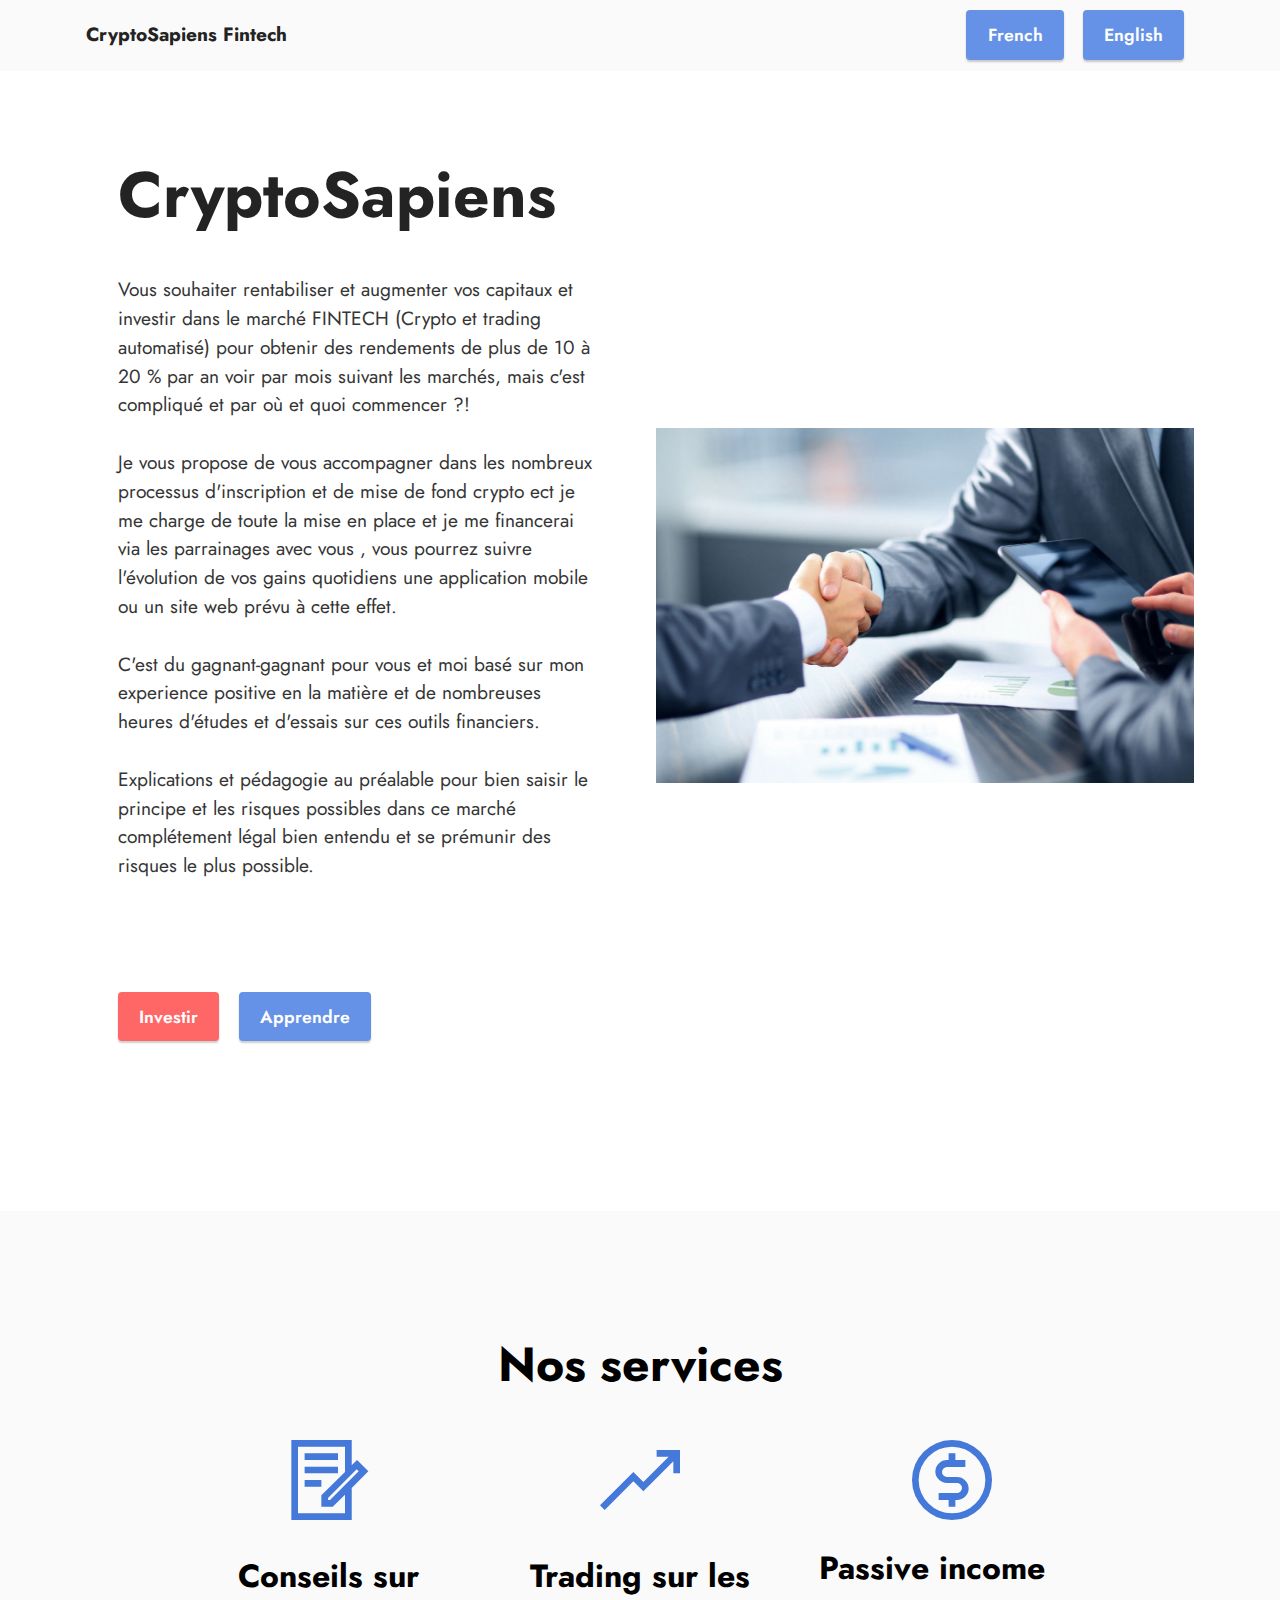
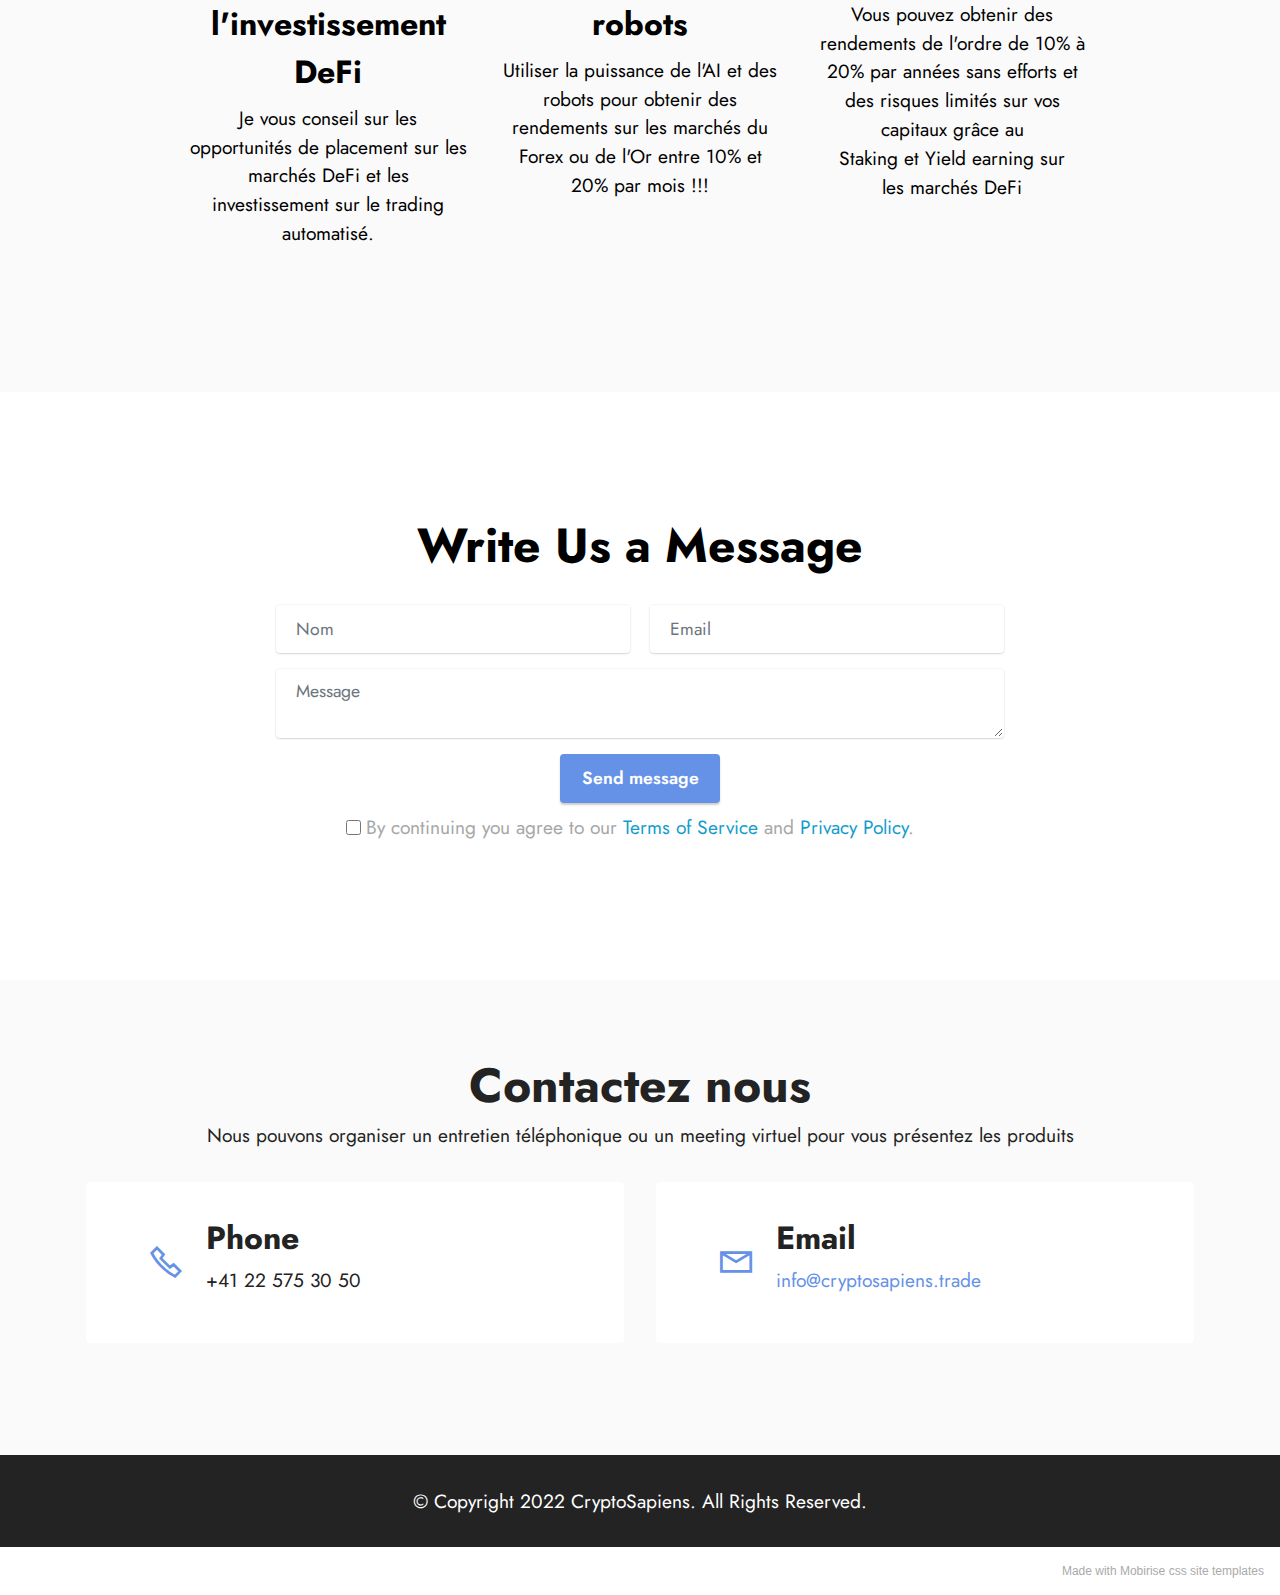
<file: index.html>
<!DOCTYPE html>
<html>
<head>
  <!-- Site made with Mobirise Website Builder v5.5.5, https://mobirise.com -->
  <meta charset="UTF-8">
  <meta http-equiv="X-UA-Compatible" content="IE=edge">
  <meta name="generator" content="Mobirise v5.5.5, mobirise.com">
  <meta name="viewport" content="width=device-width, initial-scale=1, minimum-scale=1">
  <link rel="shortcut icon" href="assets/images/t2mlp75movo87tvc3gbq-128x128.png" type="image/x-icon">
  <meta name="description" content="">
  
  
  <title>Home</title>
  <link rel="stylesheet" href="assets/web/assets/mobirise-icons2/mobirise2.css">
  <link rel="stylesheet" href="assets/bootstrap/css/bootstrap.min.css">
  <link rel="stylesheet" href="assets/bootstrap/css/bootstrap-grid.min.css">
  <link rel="stylesheet" href="assets/bootstrap/css/bootstrap-reboot.min.css">
  <link rel="stylesheet" href="assets/web/assets/gdpr-plugin/gdpr-styles.css">
  <link rel="stylesheet" href="assets/dropdown/css/style.css">
  <link rel="stylesheet" href="assets/socicon/css/styles.css">
  <link rel="stylesheet" href="assets/theme/css/style.css">
  <link rel="preload" href="https://fonts.googleapis.com/css?family=Jost:100,200,300,400,500,600,700,800,900,100i,200i,300i,400i,500i,600i,700i,800i,900i&display=swap" as="style" onload="this.onload=null;this.rel='stylesheet'">
  <noscript><link rel="stylesheet" href="https://fonts.googleapis.com/css?family=Jost:100,200,300,400,500,600,700,800,900,100i,200i,300i,400i,500i,600i,700i,800i,900i&display=swap"></noscript>
  <link rel="preload" as="style" href="assets/mobirise/css/mbr-additional.css"><link rel="stylesheet" href="assets/mobirise/css/mbr-additional.css" type="text/css">
  
  
  
  
</head>
<body>
  
  <section data-bs-version="5.1" class="menu menu2 cid-sFCw1qGFAI" once="menu" id="menu2-23">
    
    <nav class="navbar navbar-dropdown navbar-expand-lg">
        <div class="container">
            <div class="navbar-brand">
                
                <span class="navbar-caption-wrap"><a class="navbar-caption text-black text-primary display-7" href="https://cryptosapiens.trade">CryptoSapiens Fintech</a></span>
            </div>
            <button class="navbar-toggler" type="button" data-toggle="collapse" data-bs-toggle="collapse" data-target="#navbarSupportedContent" data-bs-target="#navbarSupportedContent" aria-controls="navbarNavAltMarkup" aria-expanded="false" aria-label="Toggle navigation">
                <div class="hamburger">
                    <span></span>
                    <span></span>
                    <span></span>
                    <span></span>
                </div>
            </button>
            <div class="collapse navbar-collapse" id="navbarSupportedContent">
                
                
                <div class="navbar-buttons mbr-section-btn"><a class="btn btn-primary display-4" href="index.html">French</a> <a class="btn btn-primary display-4" href="page2.html">English</a></div>
            </div>
        </div>
    </nav>
</section>

<section data-bs-version="5.1" class="header14 cid-sFzxmVl7J6" id="header14-1f">

    

    

    <div class="container">
        <div class="row justify-content-center align-items-center">
            <div class="col-12 col-md-6 image-wrapper">
                <img src="assets/images/mbr-1256x829.jpg" alt="Mobirise">
            </div>
            <div class="col-12 col-md">
                <div class="text-wrapper">
                    <h1 class="mbr-section-title mbr-fonts-style mb-3 display-1"><strong>CryptoSapiens</strong></h1>
                    <p class="mbr-text mbr-fonts-style display-7"><br>Vous souhaiter rentabiliser et augmenter vos capitaux et investir dans le marché FINTECH (Crypto et trading automatisé) pour obtenir des rendements de plus de 10 à 20 % par an voir par mois suivant les marchés, mais c'est compliqué et par où et quoi commencer ?!<br>
<br>Je vous propose de vous accompagner dans les nombreux processus d'inscription et de mise de fond crypto ect je me charge de toute la mise en place et je me financerai via les parrainages avec vous , vous pourrez suivre l'évolution de vos gains quotidiens une application mobile ou un site web prévu à cette effet.<br>
<br>C'est du gagnant-gagnant pour vous et moi basé sur mon experience positive en la matière et de nombreuses heures d'études et d'essais sur ces outils financiers.<br><br>Explications et pédagogie au préalable pour bien saisir le principe et les risques possibles dans ce marché complétement légal bien entendu et se prémunir des risques le plus possible.<br><br><br><br></p>
                    <div class="mbr-section-btn mt-3"><a class="btn btn-secondary display-4" href="page1.html">Investir</a>
                        <a class="btn btn-primary display-4" href="https://actufinance.fr/trading/robots-trading/e" target="_blank">Apprendre</a></div>
                </div>
            </div>
        </div>
    </div>
</section>

<section data-bs-version="5.1" class="features1 cid-sFzyUE9AaP" id="features1-1i">
    

    
    <div class="container-fluid">
        <div class="row">
            <div class="col-12 col-lg-9">
                <h3 class="mbr-section-title mbr-fonts-style align-center mb-0 display-2">
                    <strong>Nos services</strong></h3>
                
            </div>
        </div>
        <div class="row">
            <div class="card col-12 col-md-6 col-lg-3">
                <div class="card-wrapper">
                    <div class="card-box align-center">
                        <div class="iconfont-wrapper">
                            <span class="mbr-iconfont mobi-mbri-contact-form mobi-mbri"></span>
                        </div>
                        <h5 class="card-title mbr-fonts-style display-5"><strong>Conseils sur l'investissement DeFi</strong></h5>
                        <p class="card-text mbr-fonts-style display-7">Je vous conseil sur les opportunités de placement sur les marchés DeFi et les investissement sur le trading automatisé.</p>
                    </div>
                </div>
            </div>
            <div class="card col-12 col-md-6 col-lg-3">
                <div class="card-wrapper">
                    <div class="card-box align-center">
                        <div class="iconfont-wrapper">
                            <span class="mbr-iconfont mobi-mbri-growing-chart mobi-mbri"></span>
                        </div>
                        <h5 class="card-title mbr-fonts-style display-5"><strong>Trading sur les robots</strong></h5>
                        <p class="card-text mbr-fonts-style display-7">Utiliser la puissance de l'AI et des robots pour obtenir des rendements sur les marchés du Forex ou de l'Or entre 10% et 20% par mois !!!<br><br></p>
                    </div>
                </div>
            </div>
            <div class="card col-12 col-md-6 col-lg-3">
                <div class="card-wrapper">
                    <div class="card-box align-center">
                        <div class="iconfont-wrapper">
                            <span class="mbr-iconfont mobi-mbri-cash mobi-mbri"></span>
                        </div>
                        <h5 class="card-title mbr-fonts-style display-5"><p><strong>Passive income</strong>&nbsp;&nbsp;&nbsp;&nbsp;</p></h5>
                        <p class="card-text mbr-fonts-style display-7">Vous pouvez obtenir des rendements de l'ordre de 10% à 20% par années sans efforts et des risques limités sur vos capitaux grâce au <br>Staking et Yield earning sur <br>les marchés DeFi</p>
                    </div>
                </div>
            </div>
            
        </div>
    </div>
</section>

<section data-bs-version="5.1" class="form5 cid-sFzDs3t9EG" id="form5-1m">
    
    
    <div class="container">
        <div class="mbr-section-head">
            <h3 class="mbr-section-title mbr-fonts-style align-center mb-0 display-2"><strong>Write Us a Message</strong></h3>
            
        </div>
        <div class="row justify-content-center mt-4">
            <div class="col-lg-8 mx-auto mbr-form" data-form-type="formoid">
                <form action="https://mobirise.eu/" method="POST" class="mbr-form form-with-styler" data-form-title="Form Name"><input type="hidden" name="email" data-form-email="true" value="fOyczyn9j9CqECwUPLFZzX1ySjyycQDJdqWgGp1ZszkatnAzTkfaRbsihRrKuP90apcHgRI5Y1AbNb0Lqk03YQDmQOKKVOABsAL+N8eQEQHtoUKNSgUD+Cb3sKx5JZ73">
                    <div class="row">
                        <div hidden="hidden" data-form-alert="" class="alert alert-success col-12">Merci pour votre message , nous allons le traiter dans les meilleurs délais,A bientôt.</div>
                        <div hidden="hidden" data-form-alert-danger="" class="alert alert-danger col-12">Oops...! some
                            problem!</div>
                    </div>
                    <div class="dragArea row">
                        <div class="col-md col-sm-12 form-group mb-3" data-for="name">
                            <input type="text" name="name" placeholder="Nom" data-form-field="name" class="form-control" value="" id="name-form5-1m">
                        </div>
                        <div class="col-md col-sm-12 form-group mb-3" data-for="email">
                            <input type="email" name="email" placeholder="Email" data-form-field="email" class="form-control" value="" id="email-form5-1m">
                        </div>
                        
                        <div class="col-12 form-group mb-3" data-for="textarea">
                            <textarea name="textarea" placeholder="Message" data-form-field="textarea" class="form-control" id="textarea-form5-1m"></textarea>
                        </div>
                        <div class="col-lg-12 col-md-12 col-sm-12 align-center mbr-section-btn"><button type="submit" class="btn btn-primary display-4">Send message</button></div>
                    </div>
                <span class="gdpr-block">
<label>
<span class="textGDPR display-7" style="color: #a7a7a7"><input type="checkbox" name="gdpr" id="gdpr-form5-1m" required="">By continuing you agree to our <a style="color: #149dcc; text-decoration: none;" href="privacy.html">Terms of Service</a> and <a style="color: #149dcc; text-decoration: none;" href="privacy.html">Privacy Policy</a>.</span>
</label>
</span></form>
            </div>
        </div>
    </div>
</section>

<section data-bs-version="5.1" class="contacts2 cid-sFzIA7KGYz" id="contacts2-1r">
    <!---->
    
    
    <div class="container">
        <div class="mbr-section-head">
            <h3 class="mbr-section-title mbr-fonts-style align-center mb-0 display-2">
                <strong>Contactez nous</strong></h3>
            <h4 class="mbr-section-subtitle mbr-fonts-style align-center mb-0 mt-2 display-7">Nous pouvons organiser un entretien téléphonique ou un meeting virtuel pour vous présentez les produits</h4>
        </div>
        <div class="row justify-content-center mt-4">
            <div class="card col-12 col-md-6">
                <div class="card-wrapper">
                    <div class="image-wrapper">
                        <span class="mbr-iconfont mobi-mbri-phone mobi-mbri"></span>
                    </div>
                    <div class="text-wrapper">
                        <h6 class="card-title mbr-fonts-style mb-1 display-5">
                            <strong>Phone</strong>
                        </h6>
                        <p class="mbr-text mbr-fonts-style display-7">+41 22 575 30 50</p>
                    </div>
                </div>
            </div>
            <div class="card col-12 col-md-6">
                <div class="card-wrapper">
                    <div class="image-wrapper">
                        <span class="mbr-iconfont mobi-mbri-letter mobi-mbri"></span>
                    </div>
                    <div class="text-wrapper">
                        <h6 class="card-title mbr-fonts-style mb-1 display-5">
                            <strong>Email</strong>
                        </h6>
                        <p class="mbr-text mbr-fonts-style display-7">
                            <a href="mailto:info@cryptosapiens.trade" class="text-primary">info@cryptosapiens.trade</a></p>
                    </div>
                </div>
            </div>
            
            
        </div>
    </div>
</section>

<section data-bs-version="5.1" class="footer3 cid-sFCygHrmNf" once="footers" id="footer3-24">

    

    

    <div class="container">
        <div class="row align-center mbr-white">
            
            
            <div class="row row-copirayt">
                <p class="mbr-text mb-0 mbr-fonts-style mbr-white align-center display-7">
                    © Copyright 2022 CryptoSapiens. All Rights Reserved.
                </p>
            </div>
        </div>
    </div>
</section><section style="background-color: #fff; font-family: -apple-system, BlinkMacSystemFont, 'Segoe UI', 'Roboto', 'Helvetica Neue', Arial, sans-serif; color:#aaa; font-size:12px; padding: 0; align-items: center; display: flex;"><a href="https://mobirise.site/h" style="flex: 1 1; height: 3rem; padding-left: 1rem;"></a><p style="flex: 0 0 auto; margin:0; padding-right:1rem;"><a href="https://mobirise.site/t" style="color:#aaa;">Made</a> with Mobirise css site templates</p></section><script src="assets/bootstrap/js/bootstrap.bundle.min.js"></script>  <script src="assets/smoothscroll/smooth-scroll.js"></script>  <script src="assets/ytplayer/index.js"></script>  <script src="assets/dropdown/js/navbar-dropdown.js"></script>  <script src="assets/theme/js/script.js"></script>  <script src="assets/witsec-mailform/witsec-mailform.js"></script>  <script src="assets/formoid/formoid.min.js"></script>  
  
  
</body>
</html>
</file>
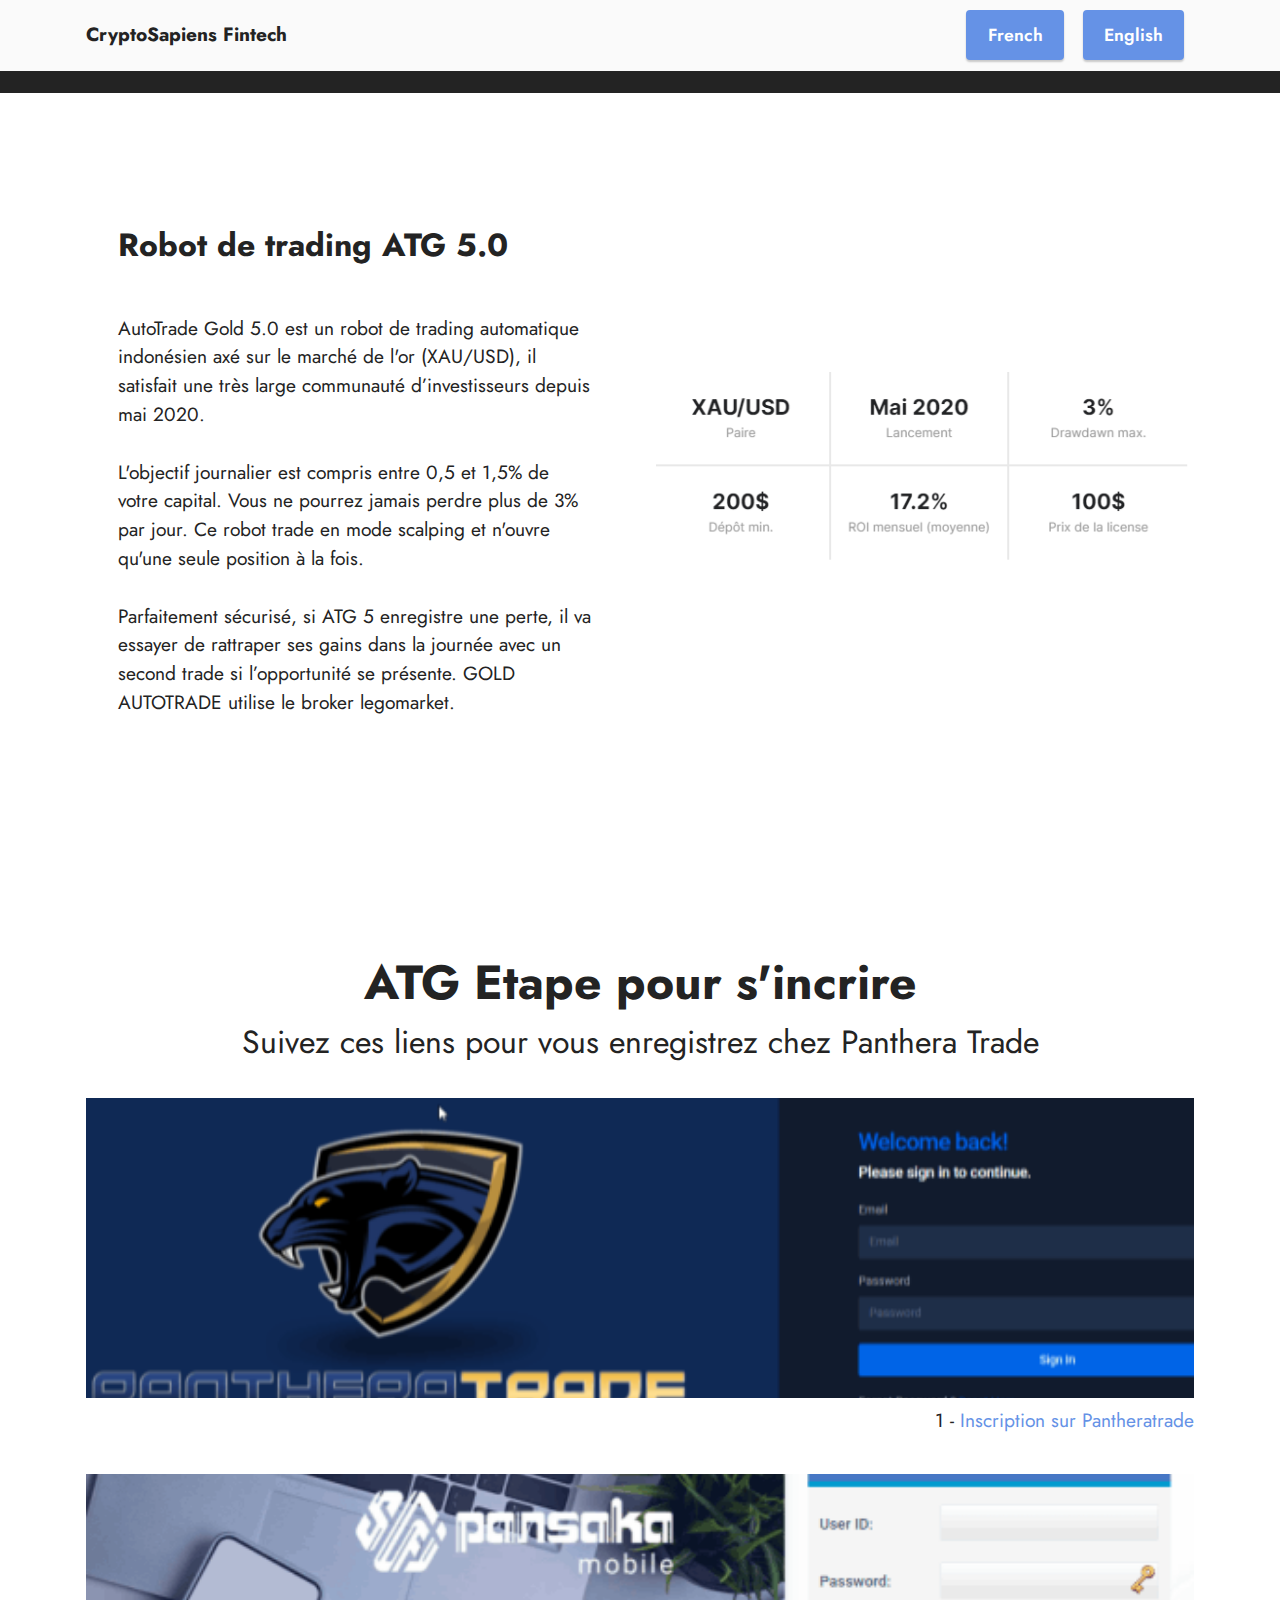
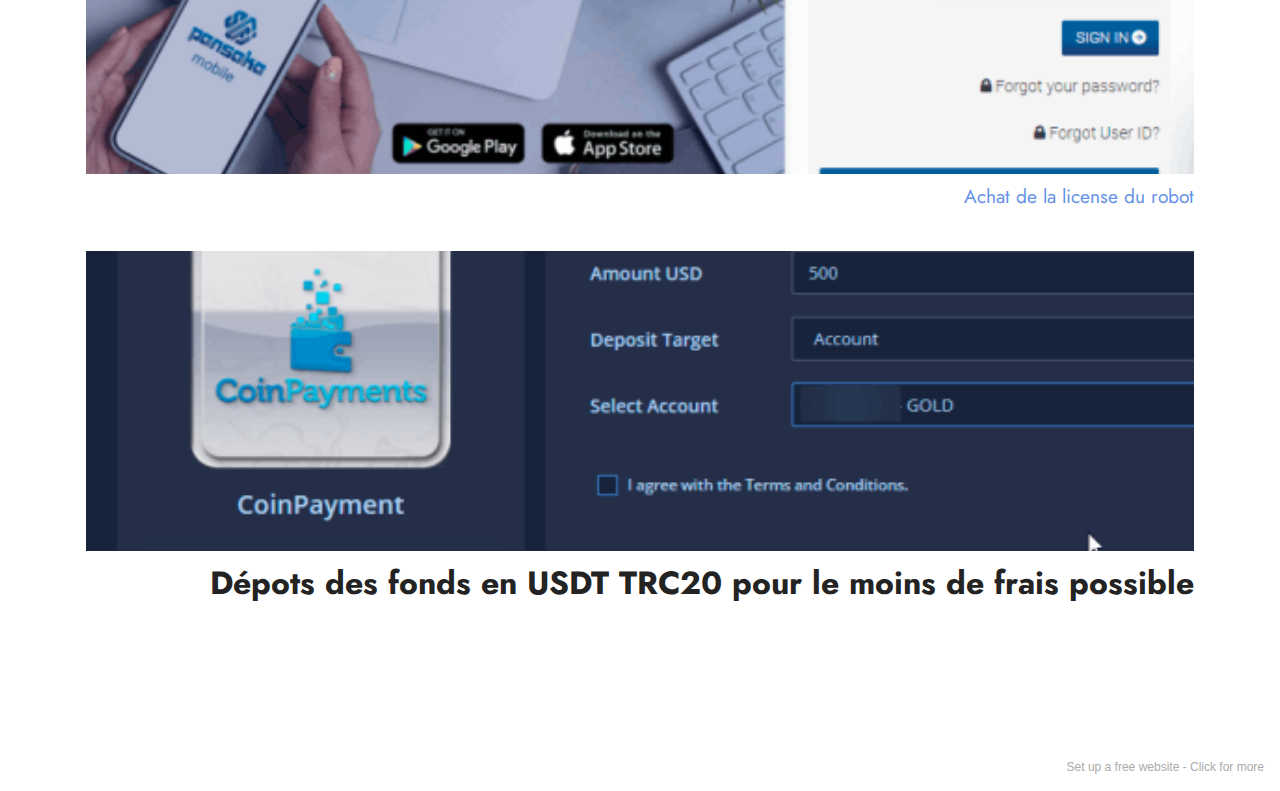
<file: page1.html>
<!DOCTYPE html>
<html>
<head>
  <!-- Site made with Mobirise Website Builder v5.5.5, https://mobirise.com -->
  <meta charset="UTF-8">
  <meta http-equiv="X-UA-Compatible" content="IE=edge">
  <meta name="generator" content="Mobirise v5.5.5, mobirise.com">
  <meta name="viewport" content="width=device-width, initial-scale=1, minimum-scale=1">
  <link rel="shortcut icon" href="assets/images/t2mlp75movo87tvc3gbq-128x128.png" type="image/x-icon">
  <meta name="description" content="">
  
  
  <title>AutoTrade GOLD / Crypto FR</title>
  <link rel="stylesheet" href="assets/web/assets/mobirise-icons2/mobirise2.css">
  <link rel="stylesheet" href="assets/bootstrap/css/bootstrap.min.css">
  <link rel="stylesheet" href="assets/bootstrap/css/bootstrap-grid.min.css">
  <link rel="stylesheet" href="assets/bootstrap/css/bootstrap-reboot.min.css">
  <link rel="stylesheet" href="assets/web/assets/gdpr-plugin/gdpr-styles.css">
  <link rel="stylesheet" href="assets/dropdown/css/style.css">
  <link rel="stylesheet" href="assets/socicon/css/styles.css">
  <link rel="stylesheet" href="assets/theme/css/style.css">
  <link rel="preload" href="https://fonts.googleapis.com/css?family=Jost:100,200,300,400,500,600,700,800,900,100i,200i,300i,400i,500i,600i,700i,800i,900i&display=swap" as="style" onload="this.onload=null;this.rel='stylesheet'">
  <noscript><link rel="stylesheet" href="https://fonts.googleapis.com/css?family=Jost:100,200,300,400,500,600,700,800,900,100i,200i,300i,400i,500i,600i,700i,800i,900i&display=swap"></noscript>
  <link rel="preload" as="style" href="assets/mobirise/css/mbr-additional.css"><link rel="stylesheet" href="assets/mobirise/css/mbr-additional.css" type="text/css">
  
  
  
  
</head>
<body>
  
  <section data-bs-version="5.1" class="menu menu2 cid-sFCw1qGFAI" once="menu" id="menu2-0">
    
    <nav class="navbar navbar-dropdown navbar-expand-lg">
        <div class="container">
            <div class="navbar-brand">
                
                <span class="navbar-caption-wrap"><a class="navbar-caption text-black text-primary display-7" href="https://cryptosapiens.trade">CryptoSapiens Fintech</a></span>
            </div>
            <button class="navbar-toggler" type="button" data-toggle="collapse" data-bs-toggle="collapse" data-target="#navbarSupportedContent" data-bs-target="#navbarSupportedContent" aria-controls="navbarNavAltMarkup" aria-expanded="false" aria-label="Toggle navigation">
                <div class="hamburger">
                    <span></span>
                    <span></span>
                    <span></span>
                    <span></span>
                </div>
            </button>
            <div class="collapse navbar-collapse" id="navbarSupportedContent">
                
                
                <div class="navbar-buttons mbr-section-btn"><a class="btn btn-primary display-4" href="index.html">French</a> <a class="btn btn-primary display-4" href="page2.html">English</a></div>
            </div>
        </div>
    </nav>
</section>

<section data-bs-version="5.1" class="footer3 cid-sFCygHrmNf" once="footers" id="footer3-1">

    

    

    <div class="container">
        <div class="row align-center mbr-white">
            
            
            <div class="row row-copirayt">
                <p class="mbr-text mb-0 mbr-fonts-style mbr-white align-center display-7">
                    © Copyright 2022 CryptoSapiens. All Rights Reserved.
                </p>
            </div>
        </div>
    </div>
</section>

<section data-bs-version="5.1" class="image2 cid-sY0GlKX8gc" id="image2-b">
    

    

    <div class="container">
        <div class="row align-items-center">
            <div class="col-12 col-lg-6">
                <div class="image-wrapper">
                    <img src="assets/images/pzx6ngvabj-553x219.png" alt="Mobirise">
                    
                </div>
            </div>
            <div class="col-12 col-lg">
                <div class="text-wrapper">
                    <h3 class="mbr-section-title mbr-fonts-style mb-3 display-5"><strong>Robot de trading ATG 5.0</strong></h3>
                    <p class="mbr-text mbr-fonts-style display-7"><br>AutoTrade Gold 5.0 est un robot de trading automatique indonésien axé sur le marché de l'or (XAU/USD), il satisfait une très large communauté d’investisseurs depuis mai 2020.
<br>
<br>L'objectif journalier est compris entre 0,5 et 1,5% de votre capital. Vous ne pourrez jamais perdre plus de 3% par jour. Ce robot trade en mode scalping et n'ouvre qu'une seule position à la fois.
<br>
<br>Parfaitement sécurisé, si ATG 5 enregistre une perte, il va essayer de rattraper ses gains dans la journée avec un second trade si l’opportunité se présente. GOLD AUTOTRADE utilise le broker legomarket.</p>
                </div>
            </div>
        </div>
    </div>
</section>

<section data-bs-version="5.1" class="gallery5 mbr-gallery cid-sYgk3hUMxh" id="gallery5-s">
    

    

    <div class="container">
        <div class="mbr-section-head">
            <h3 class="mbr-section-title mbr-fonts-style align-center m-0 display-2"><strong>ATG Etape pour s'incrire</strong></h3>
            <h4 class="mbr-section-subtitle mbr-fonts-style align-center mb-0 mt-2 display-5">Suivez ces liens pour vous enregistrez chez Panthera Trade</h4>
        </div>
        <div class="row mbr-gallery mt-4">
            <div class="col-12 col-md-6 col-lg-12 item gallery-image active">
                <div class="item-wrapper" data-toggle="modal" data-bs-toggle="modal" data-target="#sYGHj95diF-modal" data-bs-target="#sYGHj95diF-modal">
                    <a href="https://pantheratrade.live/register/?r=IB12213344" target="_blank"><img class="w-100" src="assets/images/jtalqdbogw-1-596x241.png" alt="" data-slide-to="0" data-bs-slide-to="0" data-target="#lb-sYGHj95diF" data-bs-target="#lb-sYGHj95diF"></a>
                    <div class="icon-wrapper">
                        <span class="mobi-mbri mobi-mbri-search mbr-iconfont mbr-iconfont-btn"></span>
                    </div>
                </div>
                <h6 class="mbr-item-subtitle mbr-fonts-style align-center mb-2 mt-2 display-7">1 - <a href="https://pantheratrade.live/register/?r=IB12213344" class="text-primary" target="_blank">Inscription sur Pantheratrade</a></h6>
            </div>
            <div class="col-12 col-md-6 col-lg-12 item gallery-image">
                <div class="item-wrapper" data-toggle="modal" data-bs-toggle="modal" data-target="#sYGHj95diF-modal" data-bs-target="#sYGHj95diF-modal">
                    <a href="https://pansaka.co.id/?r=10033612" target="_blank"><img class="w-100" src="assets/images/vbca0da8yg-596x288.png" alt="" data-slide-to="1" data-bs-slide-to="1" data-target="#lb-sYGHj95diF" data-bs-target="#lb-sYGHj95diF"></a>
                    <div class="icon-wrapper">
                        <span class="mobi-mbri mobi-mbri-search mbr-iconfont mbr-iconfont-btn"></span>
                    </div>
                </div>
                <h6 class="mbr-item-subtitle mbr-fonts-style align-center mb-2 mt-2 display-7"><strong><a href="https://pansaka.co.id/?r=10033612" class="text-primary">Achat de la license du robot</a></strong></h6>
            </div>
            
            <div class="col-12 col-md-6 col-lg-12 item gallery-image">
                <div class="item-wrapper" data-toggle="modal" data-bs-toggle="modal" data-target="#sYGHj95diF-modal" data-bs-target="#sYGHj95diF-modal">
                    <img class="w-100" src="assets/images/5megg7s07m-596x319.png" alt="" data-slide-to="2" data-bs-slide-to="2" data-target="#lb-sYGHj95diF" data-bs-target="#lb-sYGHj95diF">
                    <div class="icon-wrapper">
                        <span class="mobi-mbri mobi-mbri-search mbr-iconfont mbr-iconfont-btn"></span>
                    </div>
                </div>
                <h6 class="mbr-item-subtitle mbr-fonts-style align-center mb-2 mt-2 display-5"><strong>Dépots des fonds en USDT TRC20 pour le moins de frais possible</strong></h6>
            </div>
        </div>

        <div class="modal mbr-slider" tabindex="-1" role="dialog" aria-hidden="true" id="sYGHj95diF-modal">
            <div class="modal-dialog" role="document">
                <div class="modal-content">
                    <div class="modal-body">
                        <div class="carousel slide" id="lb-sYGHj95diF" data-interval="5000" data-bs-interval="5000">
                            <div class="carousel-inner">
                                <div class="carousel-item active">
                                    <img class="d-block w-100" src="assets/images/jtalqdbogw-1-596x241.png" alt="">
                                </div>
                                <div class="carousel-item">
                                    <img class="d-block w-100" src="assets/images/vbca0da8yg-596x288.png" alt="">
                                </div>
                                
                                <div class="carousel-item">
                                    <img class="d-block w-100" src="assets/images/5megg7s07m-596x319.png" alt="">
                                </div>
                            </div>
                            <ol class="carousel-indicators">
                                <li data-slide-to="0" data-bs-slide-to="0" class="active" data-target="#lb-sYGHj95diF" data-bs-target="#lb-sYGHj95diF"></li>
                                <li data-slide-to="1" data-bs-slide-to="1" data-target="#lb-sYGHj95diF" data-bs-target="#lb-sYGHj95diF"></li>
                                <li data-slide-to="2" data-bs-slide-to="2" data-target="#lb-sYGHj95diF" data-bs-target="#lb-sYGHj95diF"></li>
                                
                            </ol>
                            <a role="button" href="" class="close" data-dismiss="modal" data-bs-dismiss="modal" aria-label="Close">
                            </a>
                            <a class="carousel-control-prev carousel-control" role="button" data-slide="prev" data-bs-slide="prev" href="#lb-sYGHj95diF">
                                <span class="mobi-mbri mobi-mbri-arrow-prev" aria-hidden="true"></span>
                                <span class="sr-only visually-hidden">Previous</span>
                            </a>
                            <a class="carousel-control-next carousel-control" role="button" data-slide="next" data-bs-slide="next" href="#lb-sYGHj95diF">
                                <span class="mobi-mbri mobi-mbri-arrow-next" aria-hidden="true"></span>
                                <span class="sr-only visually-hidden">Next</span>
                            </a>
                        </div>
                    </div>
                </div>
            </div>
        </div>
    </div>
</section><section style="background-color: #fff; font-family: -apple-system, BlinkMacSystemFont, 'Segoe UI', 'Roboto', 'Helvetica Neue', Arial, sans-serif; color:#aaa; font-size:12px; padding: 0; align-items: center; display: flex;"><a href="https://mobirise.site/k" style="flex: 1 1; height: 3rem; padding-left: 1rem;"></a><p style="flex: 0 0 auto; margin:0; padding-right:1rem;">Set up a free website - <a href="https://mobirise.site/w" style="color:#aaa;">Click for more</a></p></section><script src="assets/bootstrap/js/bootstrap.bundle.min.js"></script>  <script src="assets/smoothscroll/smooth-scroll.js"></script>  <script src="assets/ytplayer/index.js"></script>  <script src="assets/dropdown/js/navbar-dropdown.js"></script>  <script src="assets/theme/js/script.js"></script>  <script src="assets/witsec-mailform/witsec-mailform.js"></script>  
  
  
</body>
</html>
</file>
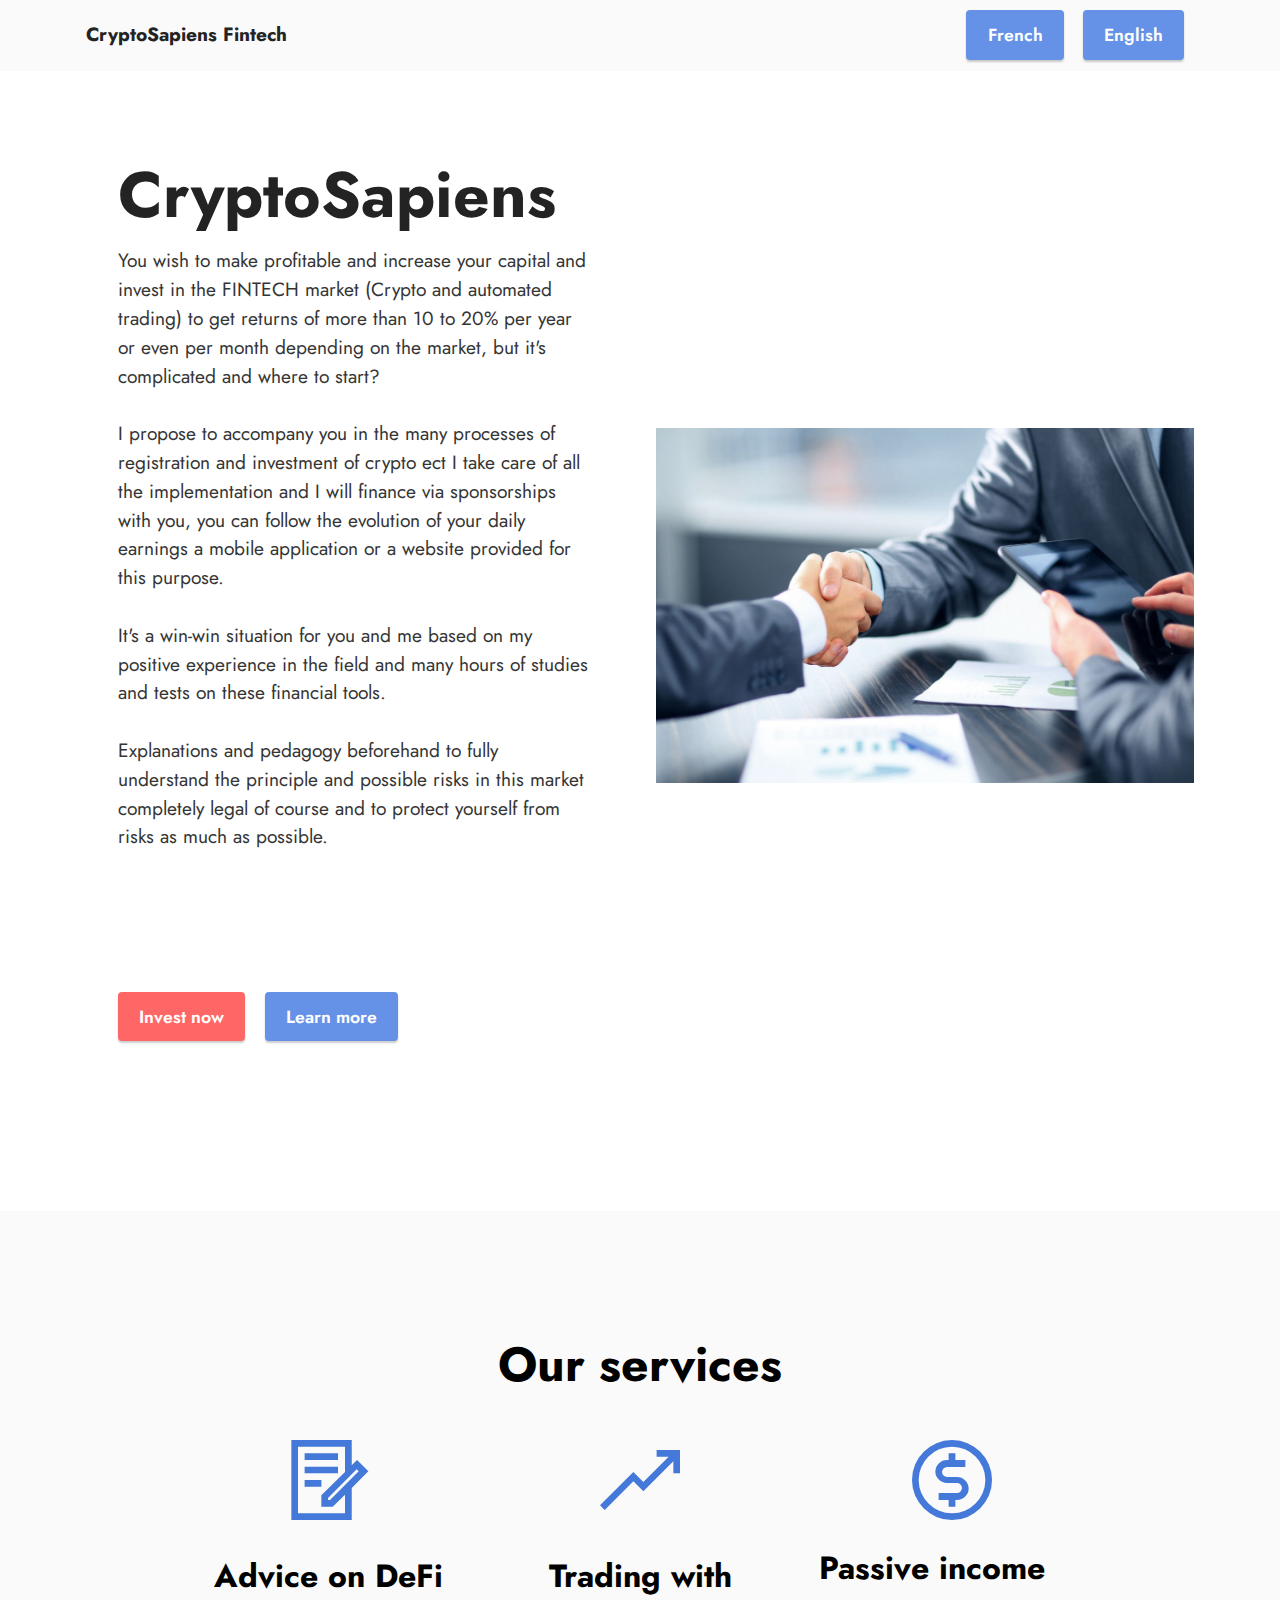
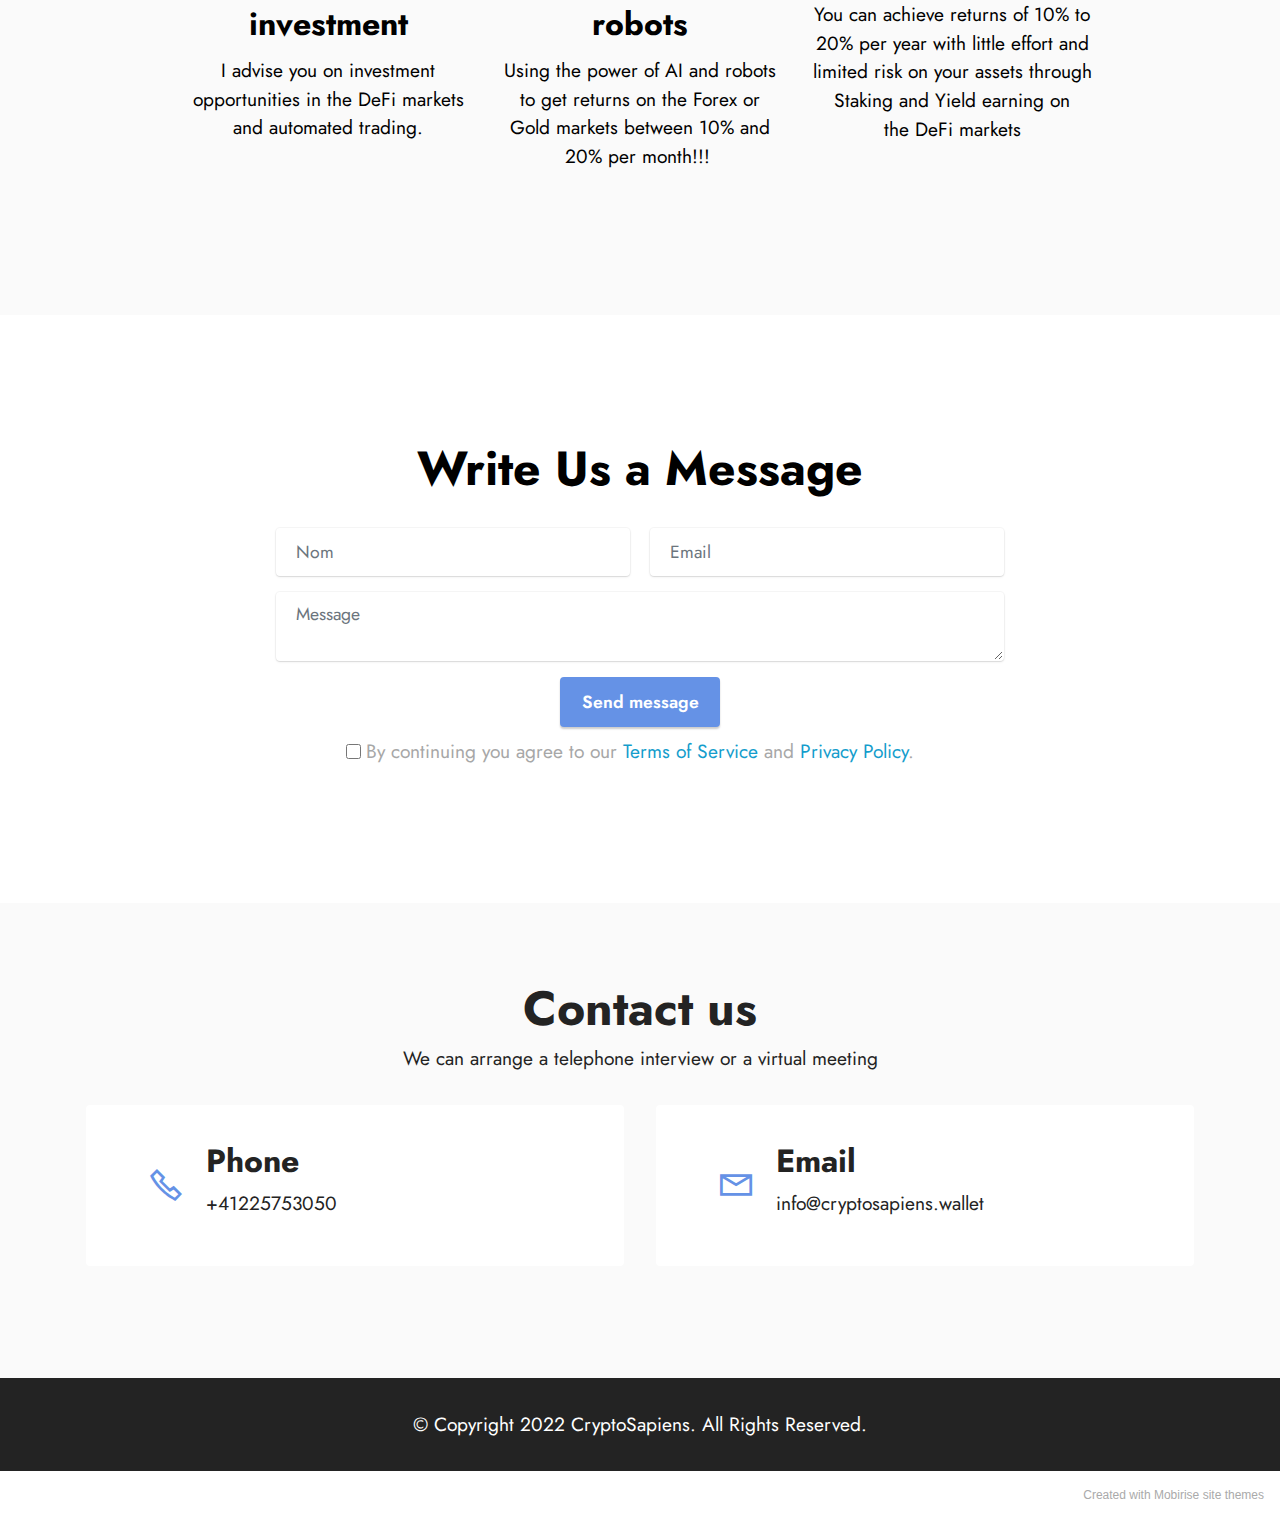
<file: page2.html>
<!DOCTYPE html>
<html>
<head>
  <!-- Site made with Mobirise Website Builder v5.5.5, https://mobirise.com -->
  <meta charset="UTF-8">
  <meta http-equiv="X-UA-Compatible" content="IE=edge">
  <meta name="generator" content="Mobirise v5.5.5, mobirise.com">
  <meta name="viewport" content="width=device-width, initial-scale=1, minimum-scale=1">
  <link rel="shortcut icon" href="assets/images/t2mlp75movo87tvc3gbq-128x128.png" type="image/x-icon">
  <meta name="description" content="">
  
  
  <title>HomeEng</title>
  <link rel="stylesheet" href="assets/web/assets/mobirise-icons2/mobirise2.css">
  <link rel="stylesheet" href="assets/bootstrap/css/bootstrap.min.css">
  <link rel="stylesheet" href="assets/bootstrap/css/bootstrap-grid.min.css">
  <link rel="stylesheet" href="assets/bootstrap/css/bootstrap-reboot.min.css">
  <link rel="stylesheet" href="assets/web/assets/gdpr-plugin/gdpr-styles.css">
  <link rel="stylesheet" href="assets/dropdown/css/style.css">
  <link rel="stylesheet" href="assets/socicon/css/styles.css">
  <link rel="stylesheet" href="assets/theme/css/style.css">
  <link rel="preload" href="https://fonts.googleapis.com/css?family=Jost:100,200,300,400,500,600,700,800,900,100i,200i,300i,400i,500i,600i,700i,800i,900i&display=swap" as="style" onload="this.onload=null;this.rel='stylesheet'">
  <noscript><link rel="stylesheet" href="https://fonts.googleapis.com/css?family=Jost:100,200,300,400,500,600,700,800,900,100i,200i,300i,400i,500i,600i,700i,800i,900i&display=swap"></noscript>
  <link rel="preload" as="style" href="assets/mobirise/css/mbr-additional.css"><link rel="stylesheet" href="assets/mobirise/css/mbr-additional.css" type="text/css">
  
  
  
  
</head>
<body>
  
  <section data-bs-version="5.1" class="menu menu2 cid-sXZ1DICiRs" once="menu" id="menu2-3">
    
    <nav class="navbar navbar-dropdown navbar-expand-lg">
        <div class="container">
            <div class="navbar-brand">
                
                <span class="navbar-caption-wrap"><a class="navbar-caption text-black text-primary display-7" href="https://cryptosapiens.trade">CryptoSapiens Fintech</a></span>
            </div>
            <button class="navbar-toggler" type="button" data-toggle="collapse" data-bs-toggle="collapse" data-target="#navbarSupportedContent" data-bs-target="#navbarSupportedContent" aria-controls="navbarNavAltMarkup" aria-expanded="false" aria-label="Toggle navigation">
                <div class="hamburger">
                    <span></span>
                    <span></span>
                    <span></span>
                    <span></span>
                </div>
            </button>
            <div class="collapse navbar-collapse" id="navbarSupportedContent">
                
                
                <div class="navbar-buttons mbr-section-btn"><a class="btn btn-primary display-4" href="index.html">French</a> <a class="btn btn-primary display-4" href="page2.html">English</a></div>
            </div>
        </div>
    </nav>
</section>

<section data-bs-version="5.1" class="header14 cid-sXZ1DJFxTB" id="header14-4">

    

    

    <div class="container">
        <div class="row justify-content-center align-items-center">
            <div class="col-12 col-md-6 image-wrapper">
                <img src="assets/images/mbr-1256x829.jpg" alt="Mobirise">
            </div>
            <div class="col-12 col-md">
                <div class="text-wrapper">
                    <h1 class="mbr-section-title mbr-fonts-style mb-3 display-1"><strong>CryptoSapiens</strong></h1>
                    <p class="mbr-text mbr-fonts-style display-7">You wish to make profitable and increase your capital and invest in the FINTECH market (Crypto and automated trading) to get returns of more than 10 to 20% per year or even per month depending on the market, but it's complicated and where to start?
<br>
<br>I propose to accompany you in the many processes of registration and investment of crypto ect I take care of all the implementation and I will finance via sponsorships with you, you can follow the evolution of your daily earnings a mobile application or a website provided for this purpose.
<br>
<br>It's a win-win situation for you and me based on my positive experience in the field and many hours of studies and tests on these financial tools.
<br>
<br>Explanations and pedagogy beforehand to fully understand the principle and possible risks in this market completely legal of course and to protect yourself from risks as much as possible.
<br><br>
<br><br><br></p>
                    <div class="mbr-section-btn mt-3"><a class="btn btn-secondary display-4" href="https://mobiri.se">Invest now</a>
                        <a class="btn btn-primary display-4" href="https://mobiri.se">Learn more</a></div>
                </div>
            </div>
        </div>
    </div>
</section>

<section data-bs-version="5.1" class="features1 cid-sXZ1DKz8uA" id="features1-5">
    

    
    <div class="container-fluid">
        <div class="row">
            <div class="col-12 col-lg-9">
                <h3 class="mbr-section-title mbr-fonts-style align-center mb-0 display-2">
                    <strong>Our services</strong></h3>
                
            </div>
        </div>
        <div class="row">
            <div class="card col-12 col-md-6 col-lg-3">
                <div class="card-wrapper">
                    <div class="card-box align-center">
                        <div class="iconfont-wrapper">
                            <span class="mbr-iconfont mobi-mbri-contact-form mobi-mbri"></span>
                        </div>
                        <h5 class="card-title mbr-fonts-style display-5"><strong>Advice on DeFi investment</strong></h5>
                        <p class="card-text mbr-fonts-style display-7">I advise you on investment opportunities in the DeFi markets and automated trading.</p>
                    </div>
                </div>
            </div>
            <div class="card col-12 col-md-6 col-lg-3">
                <div class="card-wrapper">
                    <div class="card-box align-center">
                        <div class="iconfont-wrapper">
                            <span class="mbr-iconfont mobi-mbri-growing-chart mobi-mbri"></span>
                        </div>
                        <h5 class="card-title mbr-fonts-style display-5"><strong>Trading with robots</strong></h5>
                        <p class="card-text mbr-fonts-style display-7">Using the power of AI and robots to get returns on the Forex or Gold markets between 10% and 20% per month!!!&nbsp;<br></p>
                    </div>
                </div>
            </div>
            <div class="card col-12 col-md-6 col-lg-3">
                <div class="card-wrapper">
                    <div class="card-box align-center">
                        <div class="iconfont-wrapper">
                            <span class="mbr-iconfont mobi-mbri-cash mobi-mbri"></span>
                        </div>
                        <h5 class="card-title mbr-fonts-style display-5"><p><strong>Passive income</strong>&nbsp;&nbsp;&nbsp;&nbsp;</p></h5>
                        <p class="card-text mbr-fonts-style display-7">You can achieve returns of 10% to 20% per year with little effort and limited risk on your assets through
<br>Staking and Yield earning on
<br>the DeFi markets</p>
                    </div>
                </div>
            </div>
            
        </div>
    </div>
</section>

<section data-bs-version="5.1" class="form5 cid-sXZ1DLSMqc" id="form5-6">
    
    
    <div class="container">
        <div class="mbr-section-head">
            <h3 class="mbr-section-title mbr-fonts-style align-center mb-0 display-2"><strong>Write Us a Message</strong></h3>
            
        </div>
        <div class="row justify-content-center mt-4">
            <div class="col-lg-8 mx-auto mbr-form" data-form-type="formoid">
                <form action="https://mobirise.eu/" method="POST" class="mbr-form form-with-styler" data-form-title="Form Name"><input type="hidden" name="email" data-form-email="true" value="Ed/LWcjibPgZRCB2Ntpgn+aw2TtwWnhFCmkRO2bK8cC9qdUmhOQyjsdKeHwMg+uHgyBO/thraCpMWt1l1myACbbymyfZtLmDo9TFS/vImbjHmRTHy6Rpv2coFugn++BR">
                    <div class="row">
                        <div hidden="hidden" data-form-alert="" class="alert alert-success col-12">Thank you for your message, we will process it as soon as possible.</div>
                        <div hidden="hidden" data-form-alert-danger="" class="alert alert-danger col-12">Oops...! some
                            problem!</div>
                    </div>
                    <div class="dragArea row">
                        <div class="col-md col-sm-12 form-group mb-3" data-for="name">
                            <input type="text" name="name" placeholder="Nom" data-form-field="name" class="form-control" value="" id="name-form5-6">
                        </div>
                        <div class="col-md col-sm-12 form-group mb-3" data-for="email">
                            <input type="email" name="email" placeholder="Email" data-form-field="email" class="form-control" value="" id="email-form5-6">
                        </div>
                        
                        <div class="col-12 form-group mb-3" data-for="textarea">
                            <textarea name="textarea" placeholder="Message" data-form-field="textarea" class="form-control" id="textarea-form5-6"></textarea>
                        </div>
                        <div class="col-lg-12 col-md-12 col-sm-12 align-center mbr-section-btn"><button type="submit" class="btn btn-primary display-4">Send message</button></div>
                    </div>
                <span class="gdpr-block">
<label>
<span class="textGDPR display-7" style="color: #a7a7a7"><input type="checkbox" name="gdpr" id="gdpr-form5-6" required="">By continuing you agree to our <a style="color: #149dcc; text-decoration: none;" href="privacy.html">Terms of Service</a> and <a style="color: #149dcc; text-decoration: none;" href="privacy.html">Privacy Policy</a>.</span>
</label>
</span></form>
            </div>
        </div>
    </div>
</section>

<section data-bs-version="5.1" class="contacts2 cid-sXZ1DMMbbJ" id="contacts2-7">
    <!---->
    
    
    <div class="container">
        <div class="mbr-section-head">
            <h3 class="mbr-section-title mbr-fonts-style align-center mb-0 display-2">
                <strong>Contact us</strong></h3>
            <h4 class="mbr-section-subtitle mbr-fonts-style align-center mb-0 mt-2 display-7">We can arrange a telephone interview or a virtual meeting</h4>
        </div>
        <div class="row justify-content-center mt-4">
            <div class="card col-12 col-md-6">
                <div class="card-wrapper">
                    <div class="image-wrapper">
                        <span class="mbr-iconfont mobi-mbri-phone mobi-mbri"></span>
                    </div>
                    <div class="text-wrapper">
                        <h6 class="card-title mbr-fonts-style mb-1 display-5">
                            <strong>Phone</strong>
                        </h6>
                        <p class="mbr-text mbr-fonts-style display-7">+41225753050</p>
                    </div>
                </div>
            </div>
            <div class="card col-12 col-md-6">
                <div class="card-wrapper">
                    <div class="image-wrapper">
                        <span class="mbr-iconfont mobi-mbri-letter mobi-mbri"></span>
                    </div>
                    <div class="text-wrapper">
                        <h6 class="card-title mbr-fonts-style mb-1 display-5">
                            <strong>Email</strong>
                        </h6>
                        <p class="mbr-text mbr-fonts-style display-7">
                            info@cryptosapiens.wallet</p>
                    </div>
                </div>
            </div>
            
            
        </div>
    </div>
</section>

<section data-bs-version="5.1" class="footer3 cid-sXZ1DNZBk9" once="footers" id="footer3-8">

    

    

    <div class="container">
        <div class="row align-center mbr-white">
            
            
            <div class="row row-copirayt">
                <p class="mbr-text mb-0 mbr-fonts-style mbr-white align-center display-7">
                    © Copyright 2022 CryptoSapiens. All Rights Reserved.
                </p>
            </div>
        </div>
    </div>
</section><section style="background-color: #fff; font-family: -apple-system, BlinkMacSystemFont, 'Segoe UI', 'Roboto', 'Helvetica Neue', Arial, sans-serif; color:#aaa; font-size:12px; padding: 0; align-items: center; display: flex;"><a href="https://mobirise.site/o" style="flex: 1 1; height: 3rem; padding-left: 1rem;"></a><p style="flex: 0 0 auto; margin:0; padding-right:1rem;">Created with Mobirise <a href="https://mobirise.site/u" style="color:#aaa;">site</a> themes</p></section><script src="assets/bootstrap/js/bootstrap.bundle.min.js"></script>  <script src="assets/smoothscroll/smooth-scroll.js"></script>  <script src="assets/ytplayer/index.js"></script>  <script src="assets/dropdown/js/navbar-dropdown.js"></script>  <script src="assets/theme/js/script.js"></script>  <script src="assets/witsec-mailform/witsec-mailform.js"></script>  <script src="assets/formoid/formoid.min.js"></script>  
  
  
</body>
</html>
</file>
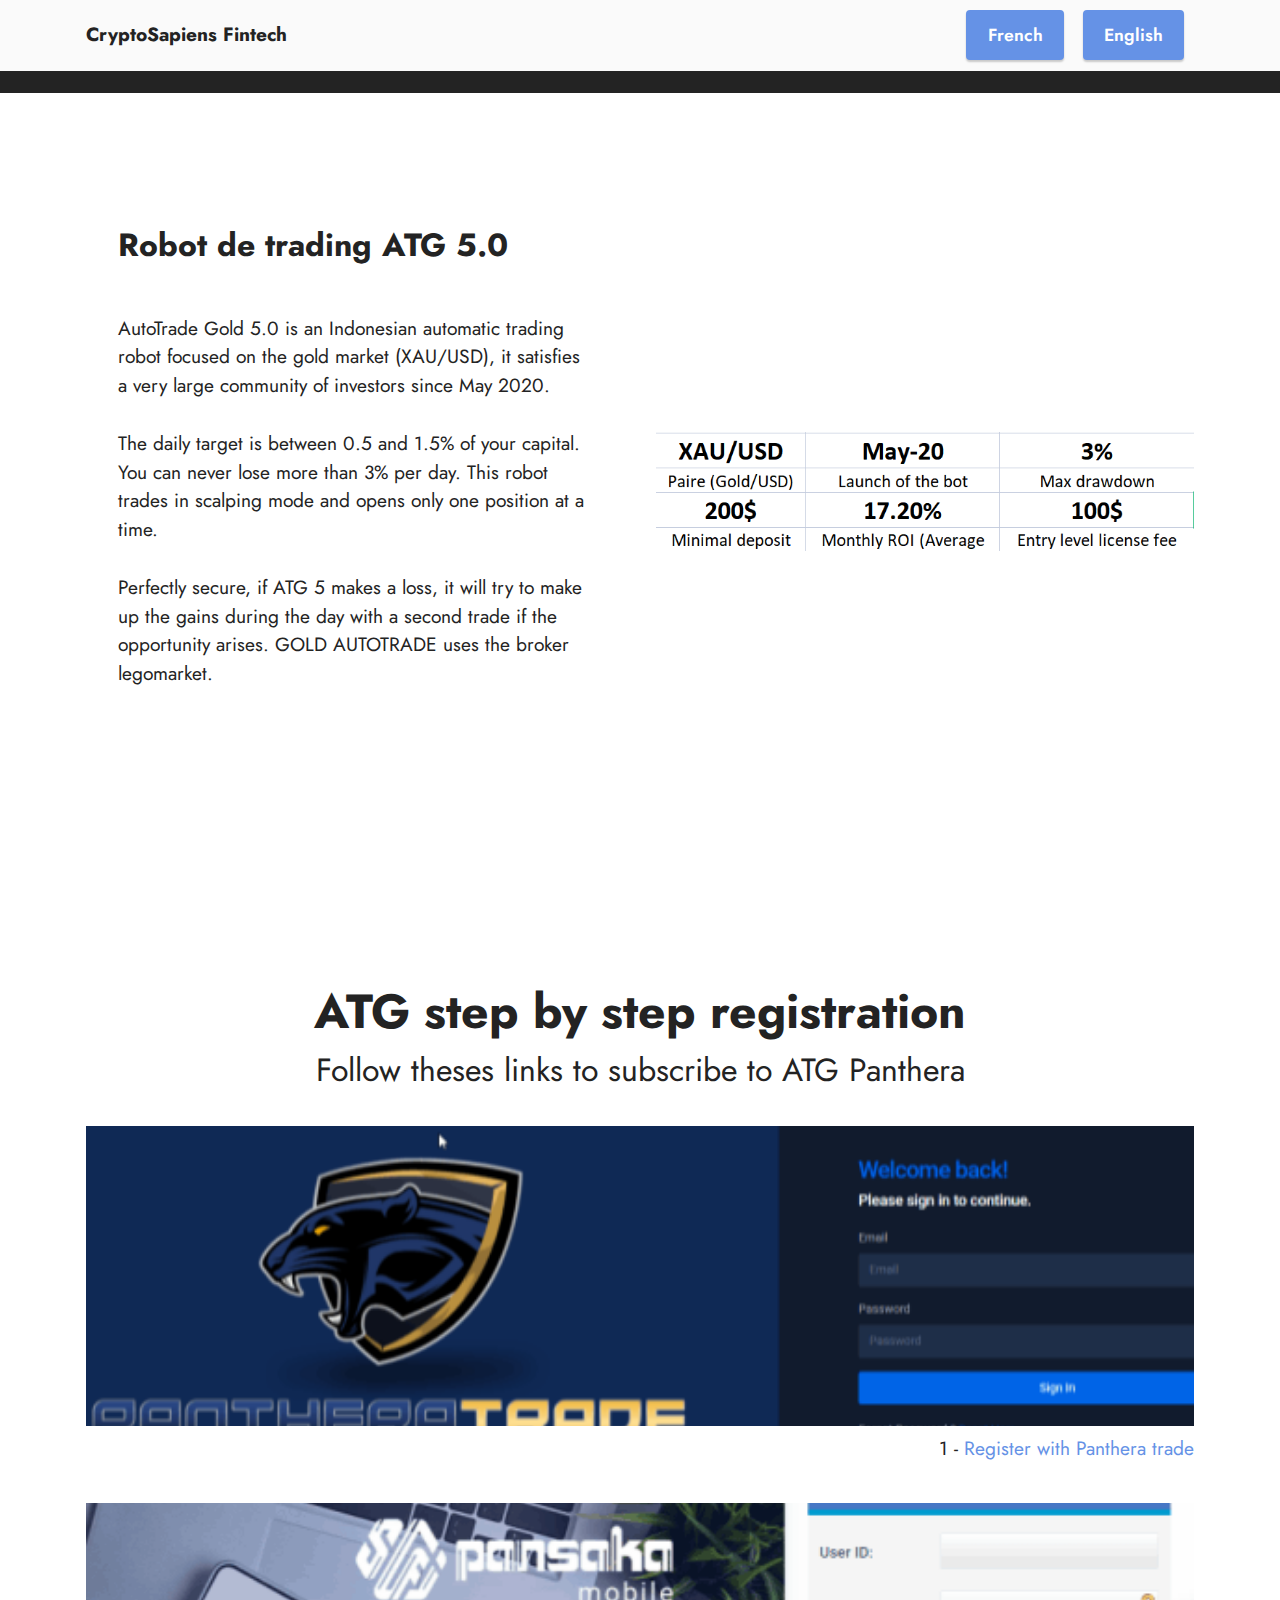
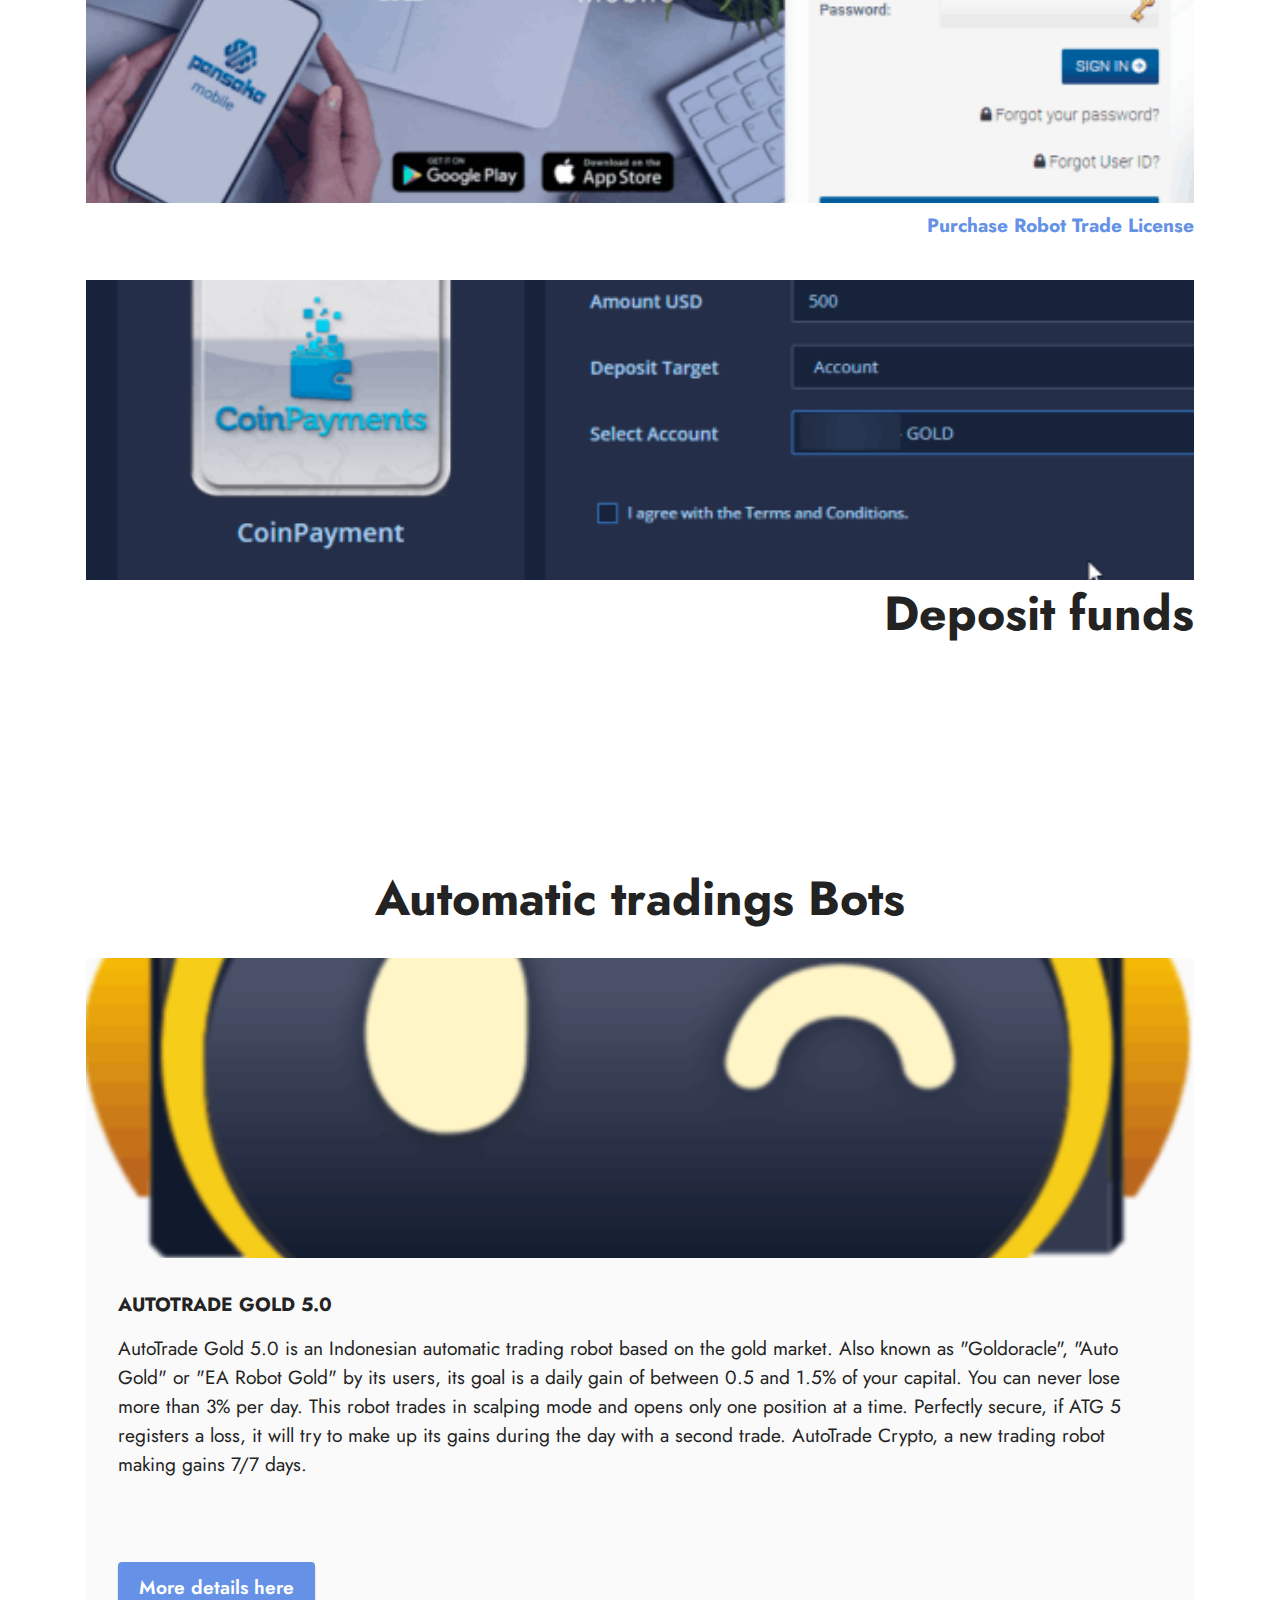
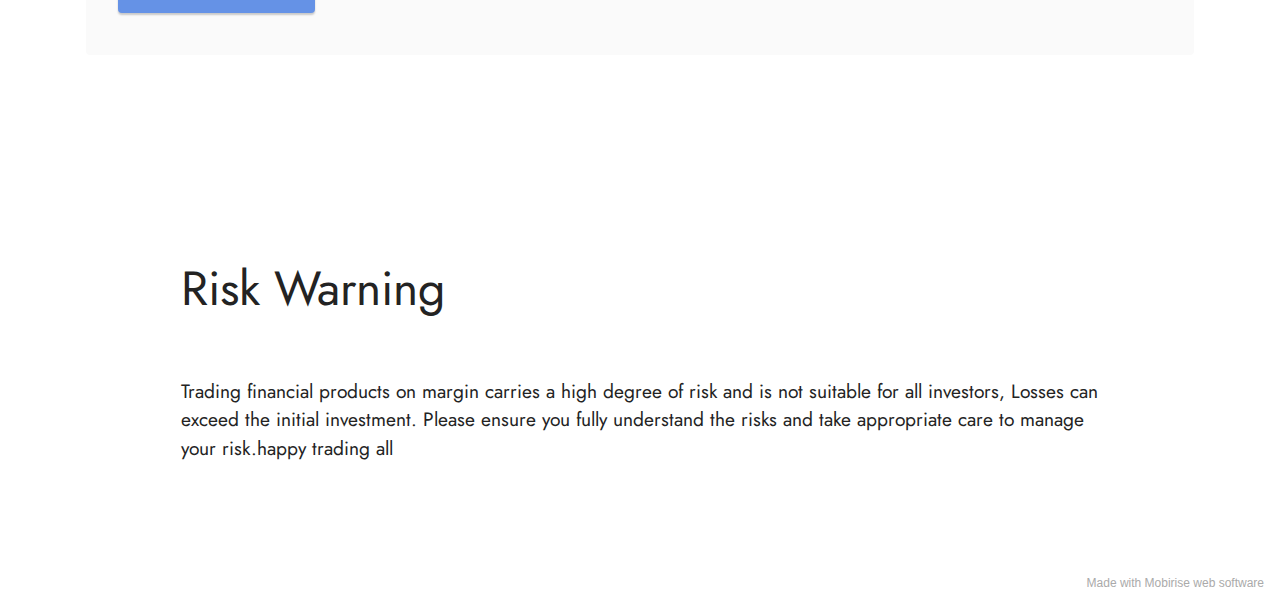
<file: page3.html>
<!DOCTYPE html>
<html>
<head>
  <!-- Site made with Mobirise Website Builder v5.5.5, https://mobirise.com -->
  <meta charset="UTF-8">
  <meta http-equiv="X-UA-Compatible" content="IE=edge">
  <meta name="generator" content="Mobirise v5.5.5, mobirise.com">
  <meta name="viewport" content="width=device-width, initial-scale=1, minimum-scale=1">
  <link rel="shortcut icon" href="assets/images/t2mlp75movo87tvc3gbq-128x128.png" type="image/x-icon">
  <meta name="description" content="">
  
  
  <title>AutoTrade GOLD / Crypto EN</title>
  <link rel="stylesheet" href="assets/web/assets/mobirise-icons2/mobirise2.css">
  <link rel="stylesheet" href="assets/bootstrap/css/bootstrap.min.css">
  <link rel="stylesheet" href="assets/bootstrap/css/bootstrap-grid.min.css">
  <link rel="stylesheet" href="assets/bootstrap/css/bootstrap-reboot.min.css">
  <link rel="stylesheet" href="assets/web/assets/gdpr-plugin/gdpr-styles.css">
  <link rel="stylesheet" href="assets/dropdown/css/style.css">
  <link rel="stylesheet" href="assets/socicon/css/styles.css">
  <link rel="stylesheet" href="assets/theme/css/style.css">
  <link rel="preload" href="https://fonts.googleapis.com/css?family=Jost:100,200,300,400,500,600,700,800,900,100i,200i,300i,400i,500i,600i,700i,800i,900i&display=swap" as="style" onload="this.onload=null;this.rel='stylesheet'">
  <noscript><link rel="stylesheet" href="https://fonts.googleapis.com/css?family=Jost:100,200,300,400,500,600,700,800,900,100i,200i,300i,400i,500i,600i,700i,800i,900i&display=swap"></noscript>
  <link rel="preload" as="style" href="assets/mobirise/css/mbr-additional.css"><link rel="stylesheet" href="assets/mobirise/css/mbr-additional.css" type="text/css">
  
  
  
  
</head>
<body>
  
  <section data-bs-version="5.1" class="menu menu2 cid-sYg8YTSafM" once="menu" id="menu2-l">
    
    <nav class="navbar navbar-dropdown navbar-expand-lg">
        <div class="container">
            <div class="navbar-brand">
                
                <span class="navbar-caption-wrap"><a class="navbar-caption text-black text-primary display-7" href="https://cryptosapiens.trade">CryptoSapiens Fintech</a></span>
            </div>
            <button class="navbar-toggler" type="button" data-toggle="collapse" data-bs-toggle="collapse" data-target="#navbarSupportedContent" data-bs-target="#navbarSupportedContent" aria-controls="navbarNavAltMarkup" aria-expanded="false" aria-label="Toggle navigation">
                <div class="hamburger">
                    <span></span>
                    <span></span>
                    <span></span>
                    <span></span>
                </div>
            </button>
            <div class="collapse navbar-collapse" id="navbarSupportedContent">
                
                
                <div class="navbar-buttons mbr-section-btn"><a class="btn btn-primary display-4" href="index.html">French</a> <a class="btn btn-primary display-4" href="page2.html">English</a></div>
            </div>
        </div>
    </nav>
</section>

<section data-bs-version="5.1" class="footer3 cid-sYg8YVcccg" once="footers" id="footer3-m">

    

    

    <div class="container">
        <div class="row align-center mbr-white">
            
            
            <div class="row row-copirayt">
                <p class="mbr-text mb-0 mbr-fonts-style mbr-white align-center display-7">
                    © Copyright 2022 CryptoSapiens. All Rights Reserved.
                </p>
            </div>
        </div>
    </div>
</section>

<section data-bs-version="5.1" class="image2 cid-sYg8YWuWjC" id="image2-n">
    

    

    <div class="container">
        <div class="row align-items-center">
            <div class="col-12 col-lg-6">
                <div class="image-wrapper">
                    <img src="assets/images/8intgvw62k-742x164.png" alt="Mobirise">
                    
                </div>
            </div>
            <div class="col-12 col-lg">
                <div class="text-wrapper">
                    <h3 class="mbr-section-title mbr-fonts-style mb-3 display-5"><strong>Robot de trading ATG 5.0</strong></h3>
                    <p class="mbr-text mbr-fonts-style display-7"><br>AutoTrade Gold 5.0 is an Indonesian automatic trading robot focused on the gold market (XAU/USD), it satisfies a very large community of investors since May 2020.
<br>
<br>The daily target is between 0.5 and 1.5% of your capital. You can never lose more than 3% per day. This robot trades in scalping mode and opens only one position at a time.
<br>
<br>Perfectly secure, if ATG 5 makes a loss, it will try to make up the gains during the day with a second trade if the opportunity arises. GOLD AUTOTRADE uses the broker legomarket.
<br>
<br><br></p>
                </div>
            </div>
        </div>
    </div>
</section>

<section data-bs-version="5.1" class="gallery5 mbr-gallery cid-sYg8YXAfPz" id="gallery5-o">
    

    

    <div class="container">
        <div class="mbr-section-head">
            <h3 class="mbr-section-title mbr-fonts-style align-center m-0 display-2"><strong>ATG step by step registration</strong></h3>
            <h4 class="mbr-section-subtitle mbr-fonts-style align-center mb-0 mt-2 display-5">Follow theses links to subscribe to ATG Panthera</h4>
        </div>
        <div class="row mbr-gallery mt-4">
            <div class="col-12 col-md-6 col-lg-12 item gallery-image active">
                <div class="item-wrapper" data-toggle="modal" data-bs-toggle="modal" data-target="#sYGHjMQuQq-modal" data-bs-target="#sYGHjMQuQq-modal">
                    <img class="w-100" src="assets/images/jtalqdbogw-1-596x241.png" alt="" data-slide-to="0" data-bs-slide-to="0" data-target="#lb-sYGHjMQuQq" data-bs-target="#lb-sYGHjMQuQq">
                    <div class="icon-wrapper">
                        <span class="mobi-mbri mobi-mbri-search mbr-iconfont mbr-iconfont-btn"></span>
                    </div>
                </div>
                <h6 class="mbr-item-subtitle mbr-fonts-style align-center mb-2 mt-2 display-7">1 -&nbsp;<a href="https://pantheratrade.live/register/?r=IB12213344" class="text-primary" target="_blank">Register with Panthera trade</a></h6>
            </div>
            <div class="col-12 col-md-6 col-lg-12 item gallery-image">
                <div class="item-wrapper" data-toggle="modal" data-bs-toggle="modal" data-target="#sYGHjMQuQq-modal" data-bs-target="#sYGHjMQuQq-modal">
                    <img class="w-100" src="assets/images/vbca0da8yg-596x288.png" alt="" data-slide-to="1" data-bs-slide-to="1" data-target="#lb-sYGHjMQuQq" data-bs-target="#lb-sYGHjMQuQq">
                    <div class="icon-wrapper">
                        <span class="mobi-mbri mobi-mbri-search mbr-iconfont mbr-iconfont-btn"></span>
                    </div>
                </div>
                <h6 class="mbr-item-subtitle mbr-fonts-style align-center mb-2 mt-2 display-7"><a href="https://pansaka.co.id/?r=10033612" class="text-primary"><strong>Purchase Robot Trade License</strong></a></h6>
            </div>
            
            <div class="col-12 col-md-6 col-lg-12 item gallery-image">
                <div class="item-wrapper" data-toggle="modal" data-bs-toggle="modal" data-target="#sYGHjMQuQq-modal" data-bs-target="#sYGHjMQuQq-modal">
                    <img class="w-100" src="assets/images/5megg7s07m-596x319.png" alt="" data-slide-to="2" data-bs-slide-to="2" data-target="#lb-sYGHjMQuQq" data-bs-target="#lb-sYGHjMQuQq">
                    <div class="icon-wrapper">
                        <span class="mobi-mbri mobi-mbri-search mbr-iconfont mbr-iconfont-btn"></span>
                    </div>
                </div>
                <h6 class="mbr-item-subtitle mbr-fonts-style align-center mb-2 mt-2 display-2"><strong>Deposit funds</strong></h6>
            </div>
        </div>

        <div class="modal mbr-slider" tabindex="-1" role="dialog" aria-hidden="true" id="sYGHjMQuQq-modal">
            <div class="modal-dialog" role="document">
                <div class="modal-content">
                    <div class="modal-body">
                        <div class="carousel slide carousel-fade" id="lb-sYGHjMQuQq" data-interval="5000" data-bs-interval="5000">
                            <div class="carousel-inner">
                                <div class="carousel-item active">
                                    <img class="d-block w-100" src="assets/images/jtalqdbogw-1-596x241.png" alt="">
                                </div>
                                <div class="carousel-item">
                                    <img class="d-block w-100" src="assets/images/vbca0da8yg-596x288.png" alt="">
                                </div>
                                
                                <div class="carousel-item">
                                    <img class="d-block w-100" src="assets/images/5megg7s07m-596x319.png" alt="">
                                </div>
                            </div>
                            <ol class="carousel-indicators">
                                <li data-slide-to="0" data-bs-slide-to="0" class="active" data-target="#lb-sYGHjMQuQq" data-bs-target="#lb-sYGHjMQuQq"></li>
                                <li data-slide-to="1" data-bs-slide-to="1" data-target="#lb-sYGHjMQuQq" data-bs-target="#lb-sYGHjMQuQq"></li>
                                <li data-slide-to="2" data-bs-slide-to="2" data-target="#lb-sYGHjMQuQq" data-bs-target="#lb-sYGHjMQuQq"></li>
                                
                            </ol>
                            <a role="button" href="" class="close" data-dismiss="modal" data-bs-dismiss="modal" aria-label="Close">
                            </a>
                            <a class="carousel-control-prev carousel-control" role="button" data-slide="prev" data-bs-slide="prev" href="#lb-sYGHjMQuQq">
                                <span class="mobi-mbri mobi-mbri-arrow-prev" aria-hidden="true"></span>
                                <span class="sr-only visually-hidden">Previous</span>
                            </a>
                            <a class="carousel-control-next carousel-control" role="button" data-slide="next" data-bs-slide="next" href="#lb-sYGHjMQuQq">
                                <span class="mobi-mbri mobi-mbri-arrow-next" aria-hidden="true"></span>
                                <span class="sr-only visually-hidden">Next</span>
                            </a>
                        </div>
                    </div>
                </div>
            </div>
        </div>
    </div>
</section>

<section data-bs-version="5.1" class="features3 cid-sYg8YZc2gB" id="features3-p">
    
    
    <div class="container">
        <div class="mbr-section-head">
            <h4 class="mbr-section-title mbr-fonts-style align-center mb-0 display-2">
                <strong>Automatic tradings Bots</strong></h4>
            
        </div>
        <div class="row mt-4">
            
            <div class="item features-image сol-12 col-md-6 col-lg-12 active">
                <div class="item-wrapper">
                    <div class="item-img">
                        <img src="assets/images/atg-1-443x443.png" alt="">
                    </div>
                    <div class="item-content">
                        <h5 class="item-title mbr-fonts-style display-7"><strong>AUTOTRADE GOLD 5.0</strong></h5>
                        
                        <p class="mbr-text mbr-fonts-style mt-3 display-7">AutoTrade Gold 5.0 is an Indonesian automatic trading robot based on the gold market. Also known as "Goldoracle", "Auto Gold" or "EA Robot Gold" by its users, its goal is a daily gain of between 0.5 and 1.5% of your capital. You can never lose more than 3% per day. This robot trades in scalping mode and opens only one position at a time. Perfectly secure, if ATG 5 registers a loss, it will try to make up its gains during the day with a second trade. AutoTrade Crypto, a new trading robot making gains 7/7 days.
<br><br><br></p>
                    </div>
                    <div class="mbr-section-btn item-footer mt-2"><a href="https://pantheratrade.live" class="btn btn-primary item-btn display-7" target="_blank">More details here</a></div>
                </div>
            </div>
            
        </div>
    </div>
</section>

<section data-bs-version="5.1" class="content5 cid-sYgdQofVHc" id="content5-q">
    
    <div class="container">
        <div class="row justify-content-center">
            <div class="col-md-12 col-lg-10">
                
                <h4 class="mbr-section-subtitle mbr-fonts-style mb-4 display-2">Risk Warning</h4>
                <p class="mbr-text mbr-fonts-style display-7"><br>Trading financial products on margin carries a high degree of risk and is not suitable for all investors, Losses can exceed the initial investment. Please ensure you fully understand the risks and take appropriate care to manage your risk.happy trading all</p>
            </div>
        </div>
    </div>
</section><section style="background-color: #fff; font-family: -apple-system, BlinkMacSystemFont, 'Segoe UI', 'Roboto', 'Helvetica Neue', Arial, sans-serif; color:#aaa; font-size:12px; padding: 0; align-items: center; display: flex;"><a href="https://mobirise.site/c" style="flex: 1 1; height: 3rem; padding-left: 1rem;"></a><p style="flex: 0 0 auto; margin:0; padding-right:1rem;">Made with Mobirise <a href="https://mobirise.site/j" style="color:#aaa;">web</a> software</p></section><script src="assets/bootstrap/js/bootstrap.bundle.min.js"></script>  <script src="assets/smoothscroll/smooth-scroll.js"></script>  <script src="assets/ytplayer/index.js"></script>  <script src="assets/dropdown/js/navbar-dropdown.js"></script>  <script src="assets/theme/js/script.js"></script>  <script src="assets/witsec-mailform/witsec-mailform.js"></script>  
  
  
</body>
</html>
</file>
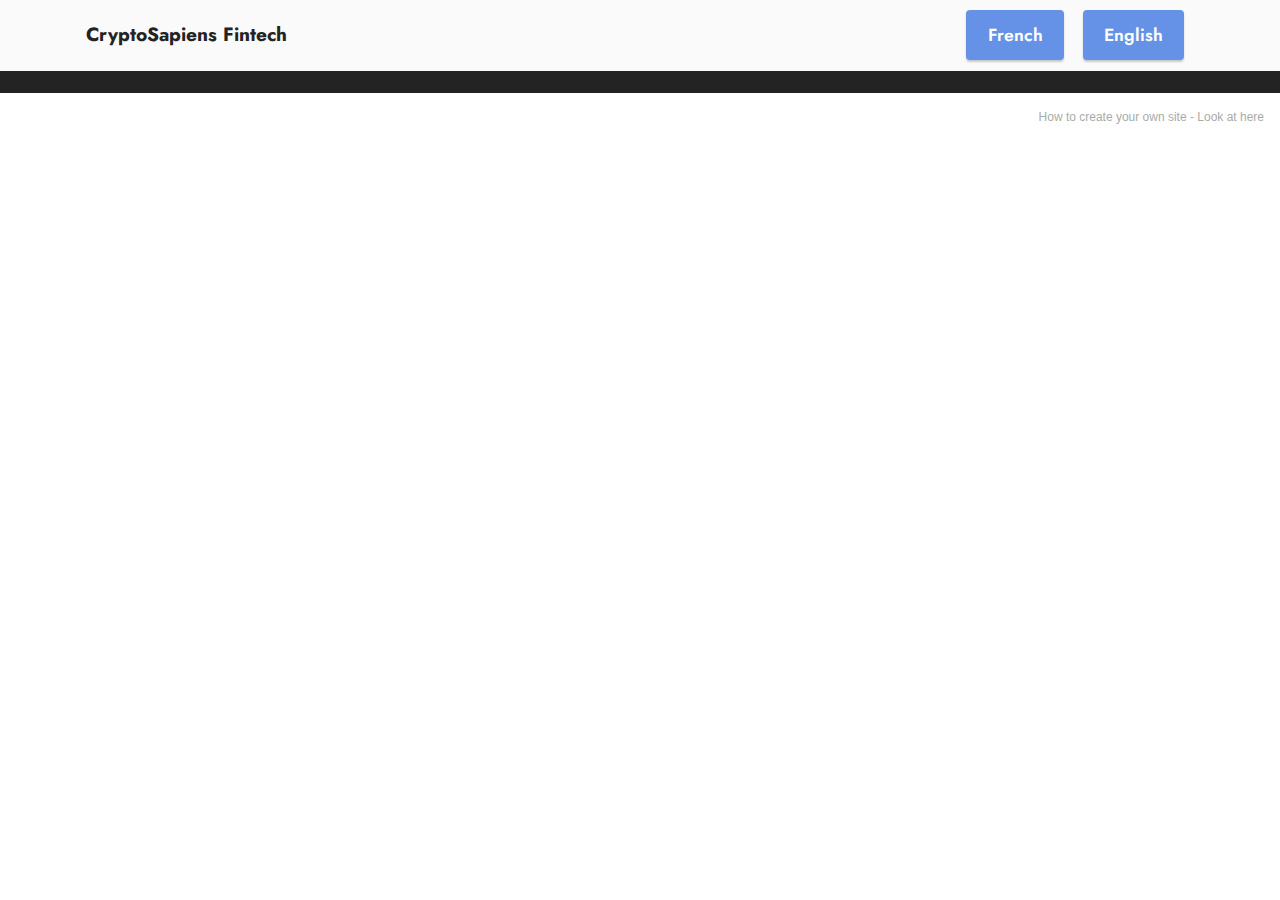
<file: page4.html>
<!DOCTYPE html>
<html>
<head>
  <!-- Site made with Mobirise Website Builder v5.5.5, https://mobirise.com -->
  <meta charset="UTF-8">
  <meta http-equiv="X-UA-Compatible" content="IE=edge">
  <meta name="generator" content="Mobirise v5.5.5, mobirise.com">
  <meta name="viewport" content="width=device-width, initial-scale=1, minimum-scale=1">
  <link rel="shortcut icon" href="assets/images/t2mlp75movo87tvc3gbq-128x128.png" type="image/x-icon">
  <meta name="description" content="">
  
  
  <title>Privacy</title>
  <link rel="stylesheet" href="assets/bootstrap/css/bootstrap.min.css">
  <link rel="stylesheet" href="assets/bootstrap/css/bootstrap-grid.min.css">
  <link rel="stylesheet" href="assets/bootstrap/css/bootstrap-reboot.min.css">
  <link rel="stylesheet" href="assets/web/assets/gdpr-plugin/gdpr-styles.css">
  <link rel="stylesheet" href="assets/dropdown/css/style.css">
  <link rel="stylesheet" href="assets/socicon/css/styles.css">
  <link rel="stylesheet" href="assets/theme/css/style.css">
  <link rel="preload" href="https://fonts.googleapis.com/css?family=Jost:100,200,300,400,500,600,700,800,900,100i,200i,300i,400i,500i,600i,700i,800i,900i&display=swap" as="style" onload="this.onload=null;this.rel='stylesheet'">
  <noscript><link rel="stylesheet" href="https://fonts.googleapis.com/css?family=Jost:100,200,300,400,500,600,700,800,900,100i,200i,300i,400i,500i,600i,700i,800i,900i&display=swap"></noscript>
  <link rel="preload" as="style" href="assets/mobirise/css/mbr-additional.css"><link rel="stylesheet" href="assets/mobirise/css/mbr-additional.css" type="text/css">
  
  
  
  
</head>
<body>
  
  <section data-bs-version="5.1" class="menu menu2 cid-sFCw1qGFAI" once="menu" id="menu2-t">
    
    <nav class="navbar navbar-dropdown navbar-expand-lg">
        <div class="container">
            <div class="navbar-brand">
                
                <span class="navbar-caption-wrap"><a class="navbar-caption text-black text-primary display-7" href="https://cryptosapiens.trade">CryptoSapiens Fintech</a></span>
            </div>
            <button class="navbar-toggler" type="button" data-toggle="collapse" data-bs-toggle="collapse" data-target="#navbarSupportedContent" data-bs-target="#navbarSupportedContent" aria-controls="navbarNavAltMarkup" aria-expanded="false" aria-label="Toggle navigation">
                <div class="hamburger">
                    <span></span>
                    <span></span>
                    <span></span>
                    <span></span>
                </div>
            </button>
            <div class="collapse navbar-collapse" id="navbarSupportedContent">
                
                
                <div class="navbar-buttons mbr-section-btn"><a class="btn btn-primary display-4" href="index.html">French</a> <a class="btn btn-primary display-4" href="page2.html">English</a></div>
            </div>
        </div>
    </nav>
</section>

<section data-bs-version="5.1" class="footer3 cid-sFCygHrmNf" once="footers" id="footer3-u">

    

    

    <div class="container">
        <div class="row align-center mbr-white">
            
            
            <div class="row row-copirayt">
                <p class="mbr-text mb-0 mbr-fonts-style mbr-white align-center display-7">
                    © Copyright 2022 CryptoSapiens. All Rights Reserved.
                </p>
            </div>
        </div>
    </div>
</section><section style="background-color: #fff; font-family: -apple-system, BlinkMacSystemFont, 'Segoe UI', 'Roboto', 'Helvetica Neue', Arial, sans-serif; color:#aaa; font-size:12px; padding: 0; align-items: center; display: flex;"><a href="https://mobirise.site/s" style="flex: 1 1; height: 3rem; padding-left: 1rem;"></a><p style="flex: 0 0 auto; margin:0; padding-right:1rem;">How to create your own site - <a href="https://mobirise.site/x" style="color:#aaa;">Look at here</a></p></section><script src="assets/bootstrap/js/bootstrap.bundle.min.js"></script>  <script src="assets/smoothscroll/smooth-scroll.js"></script>  <script src="assets/ytplayer/index.js"></script>  <script src="assets/dropdown/js/navbar-dropdown.js"></script>  <script src="assets/theme/js/script.js"></script>  <script src="assets/witsec-mailform/witsec-mailform.js"></script>  
  
  
</body>
</html>
</file>
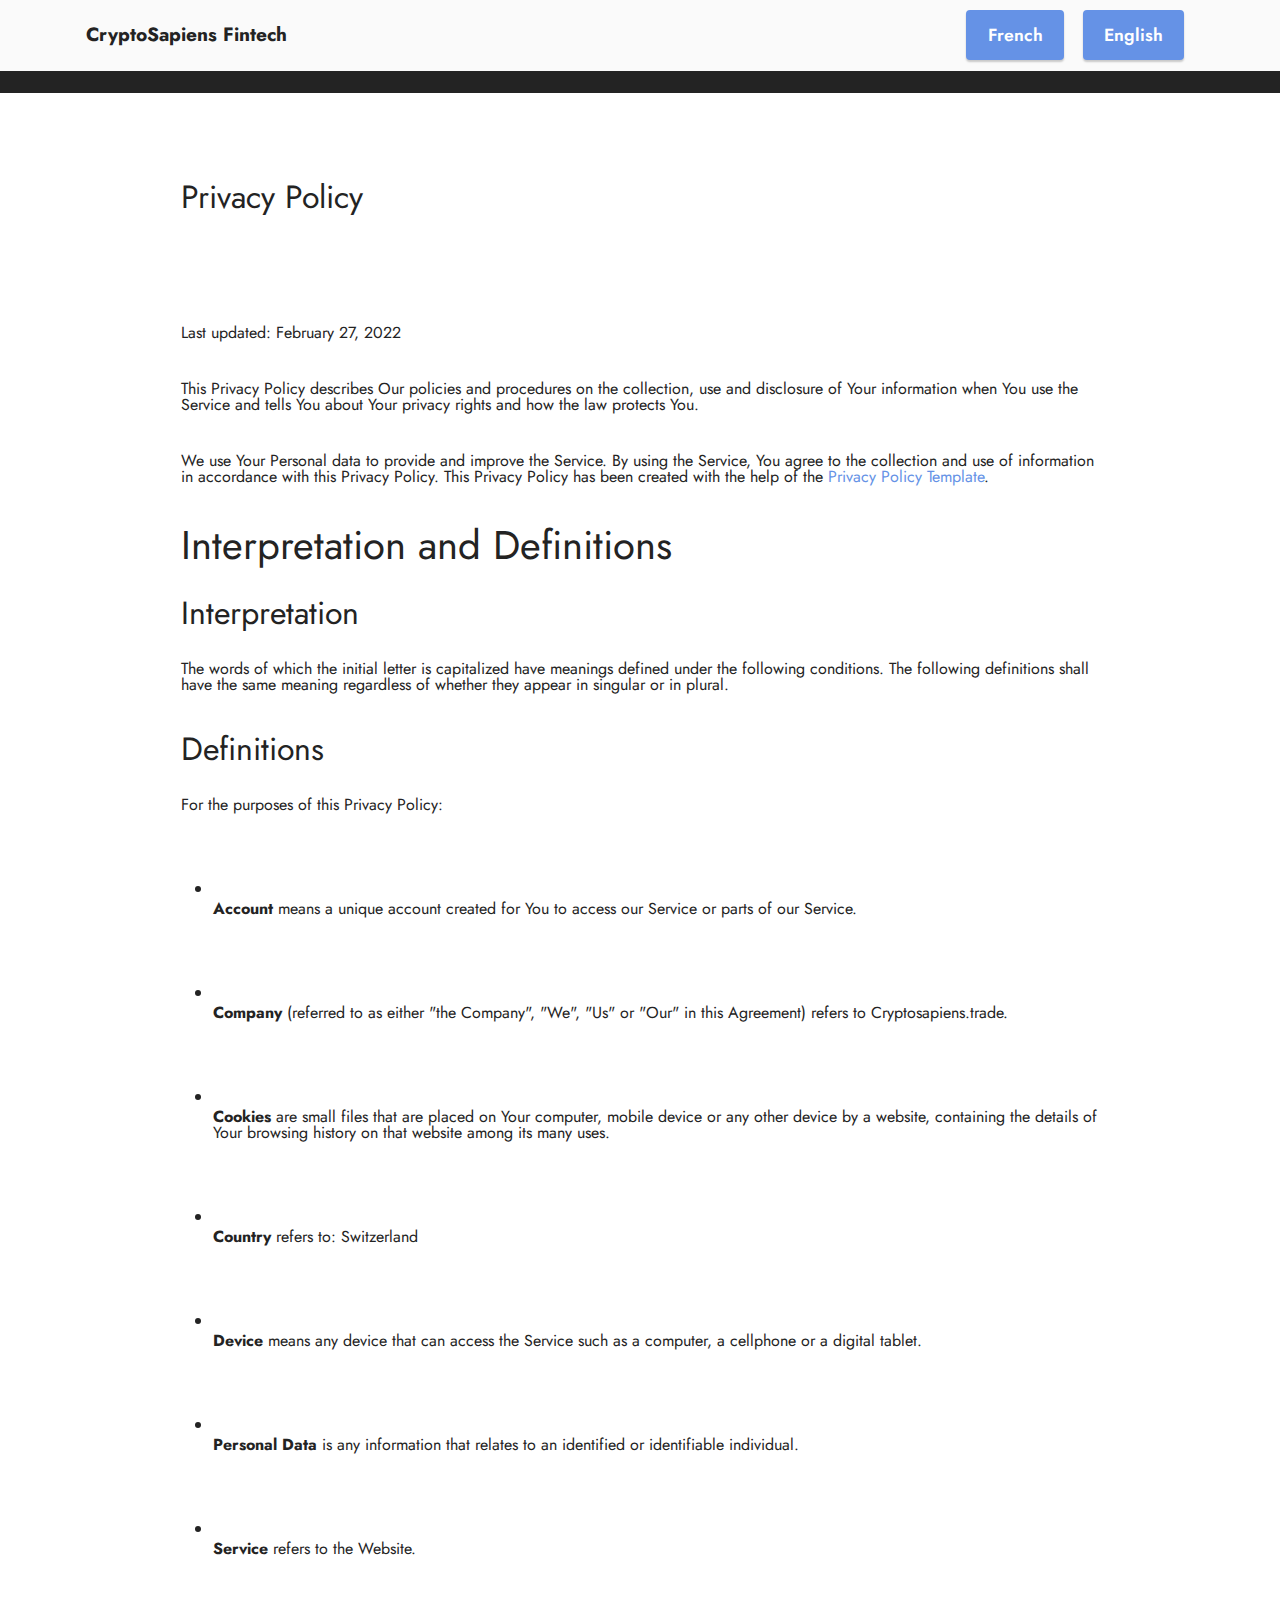
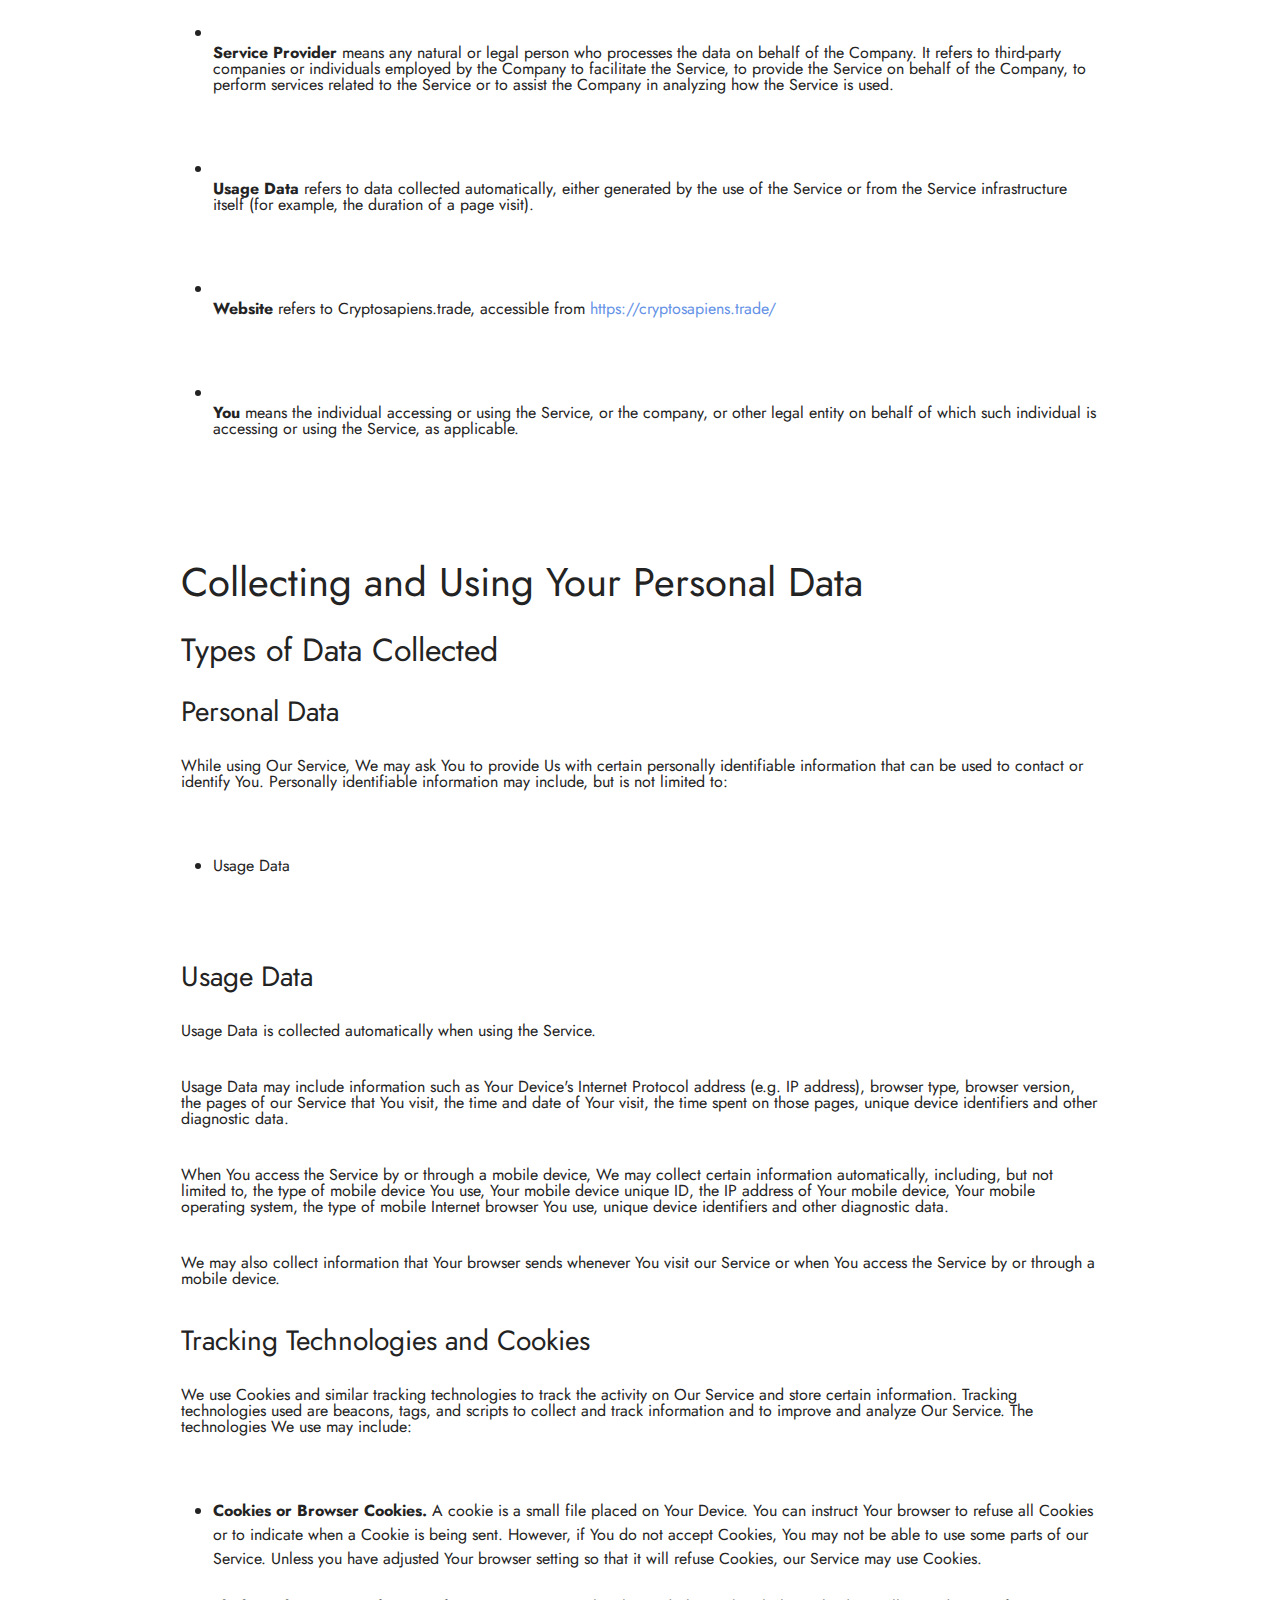
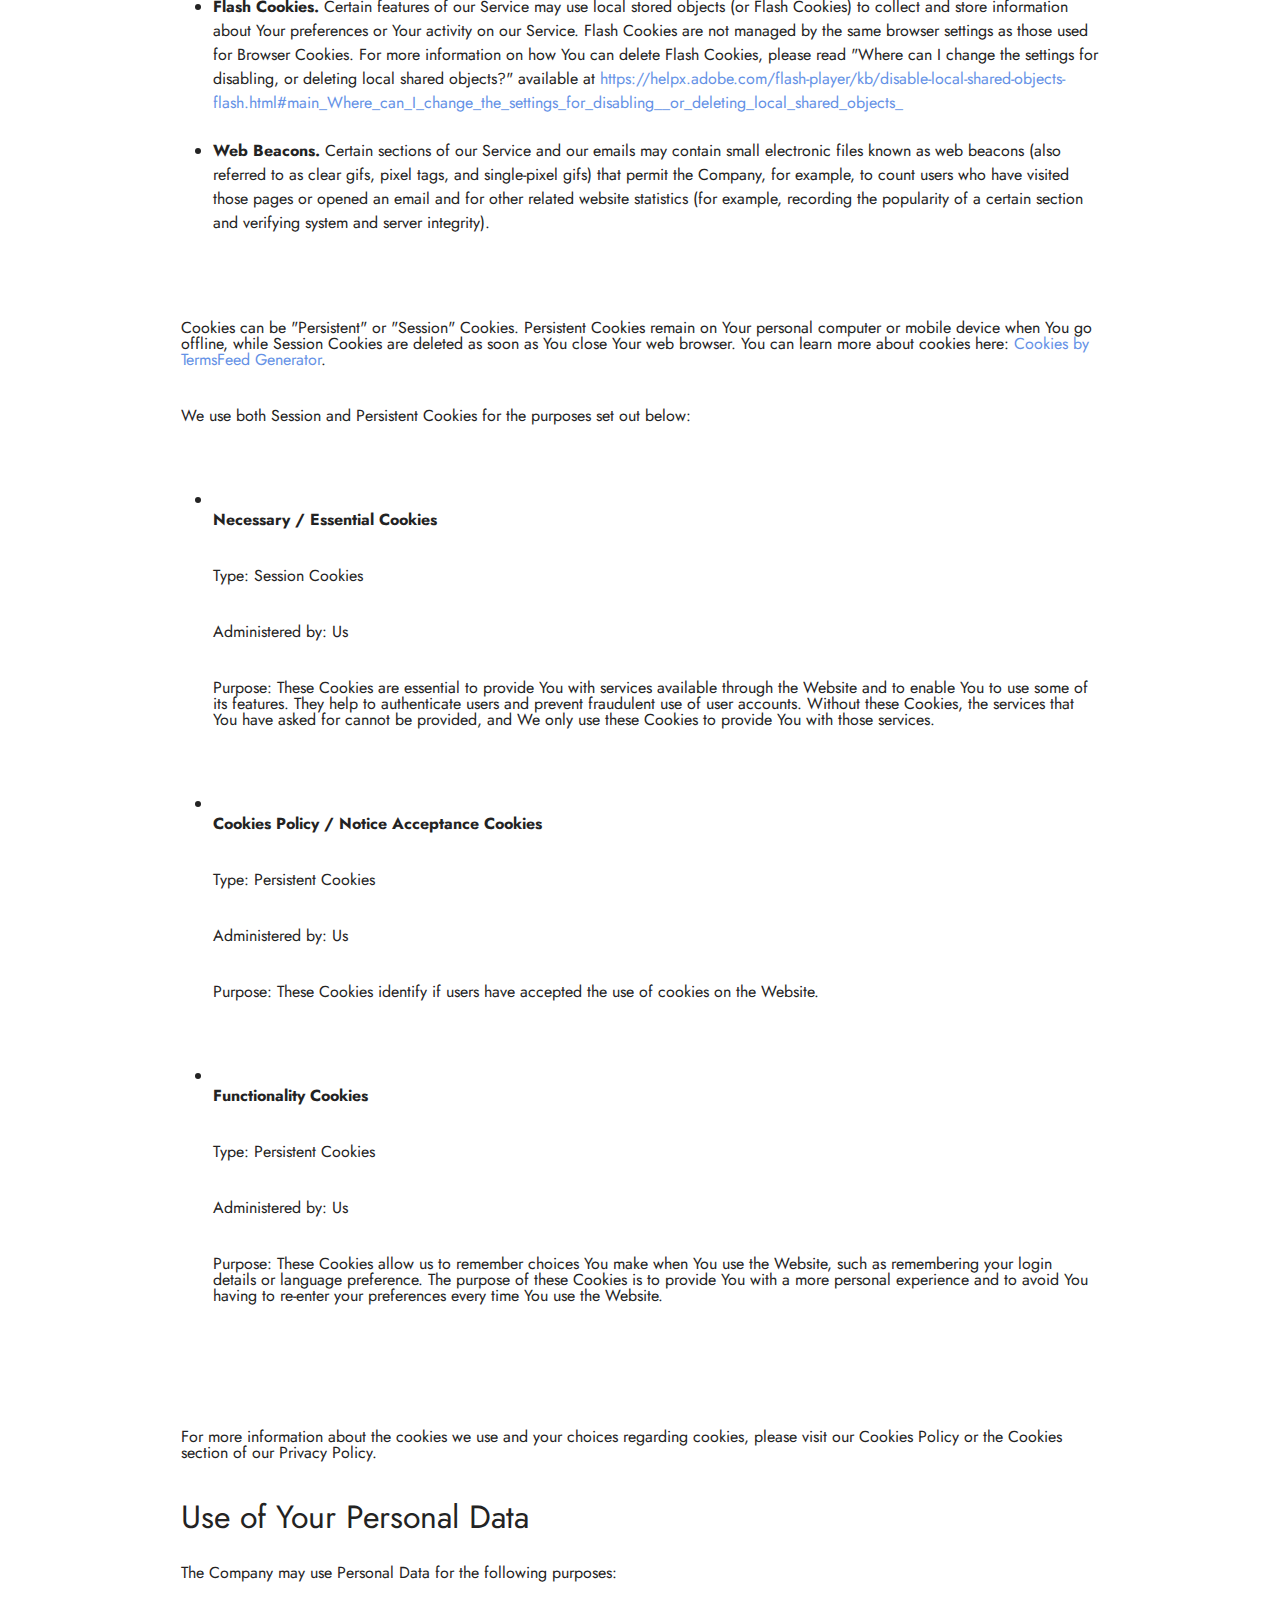
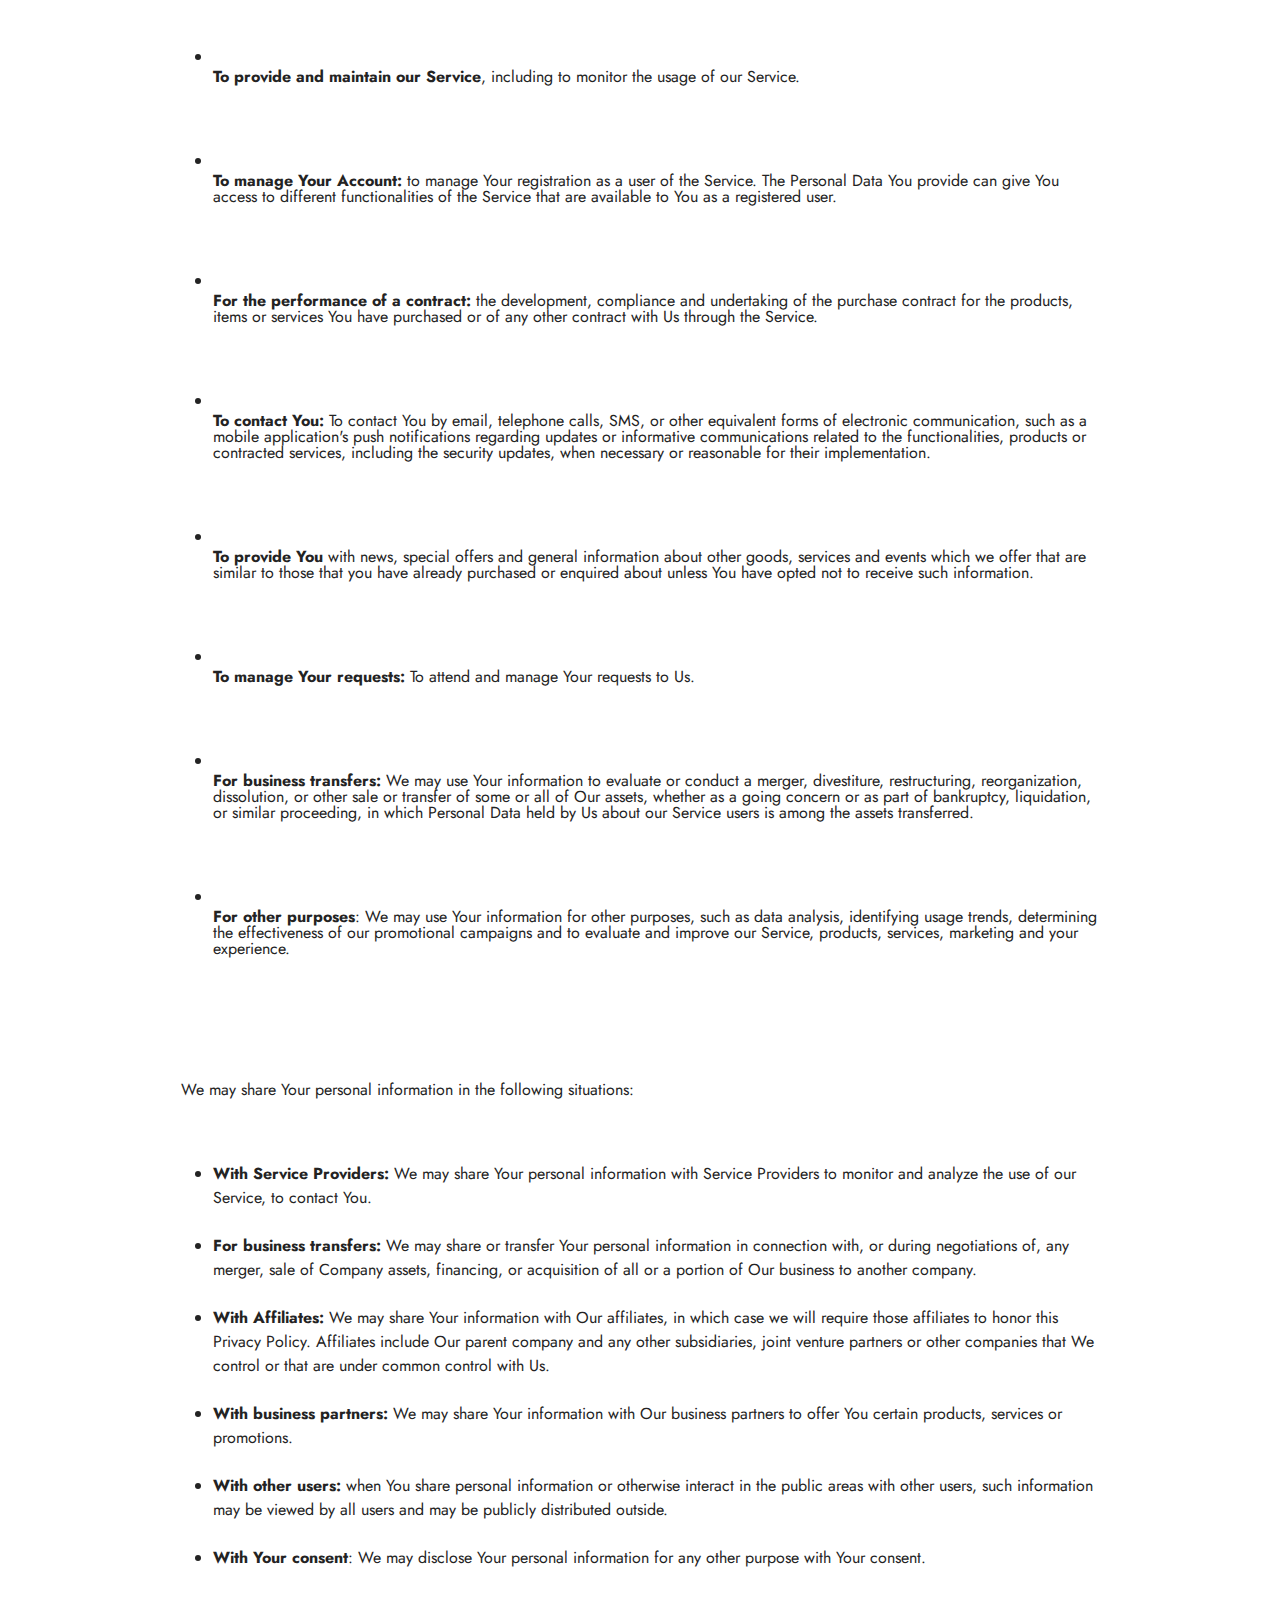
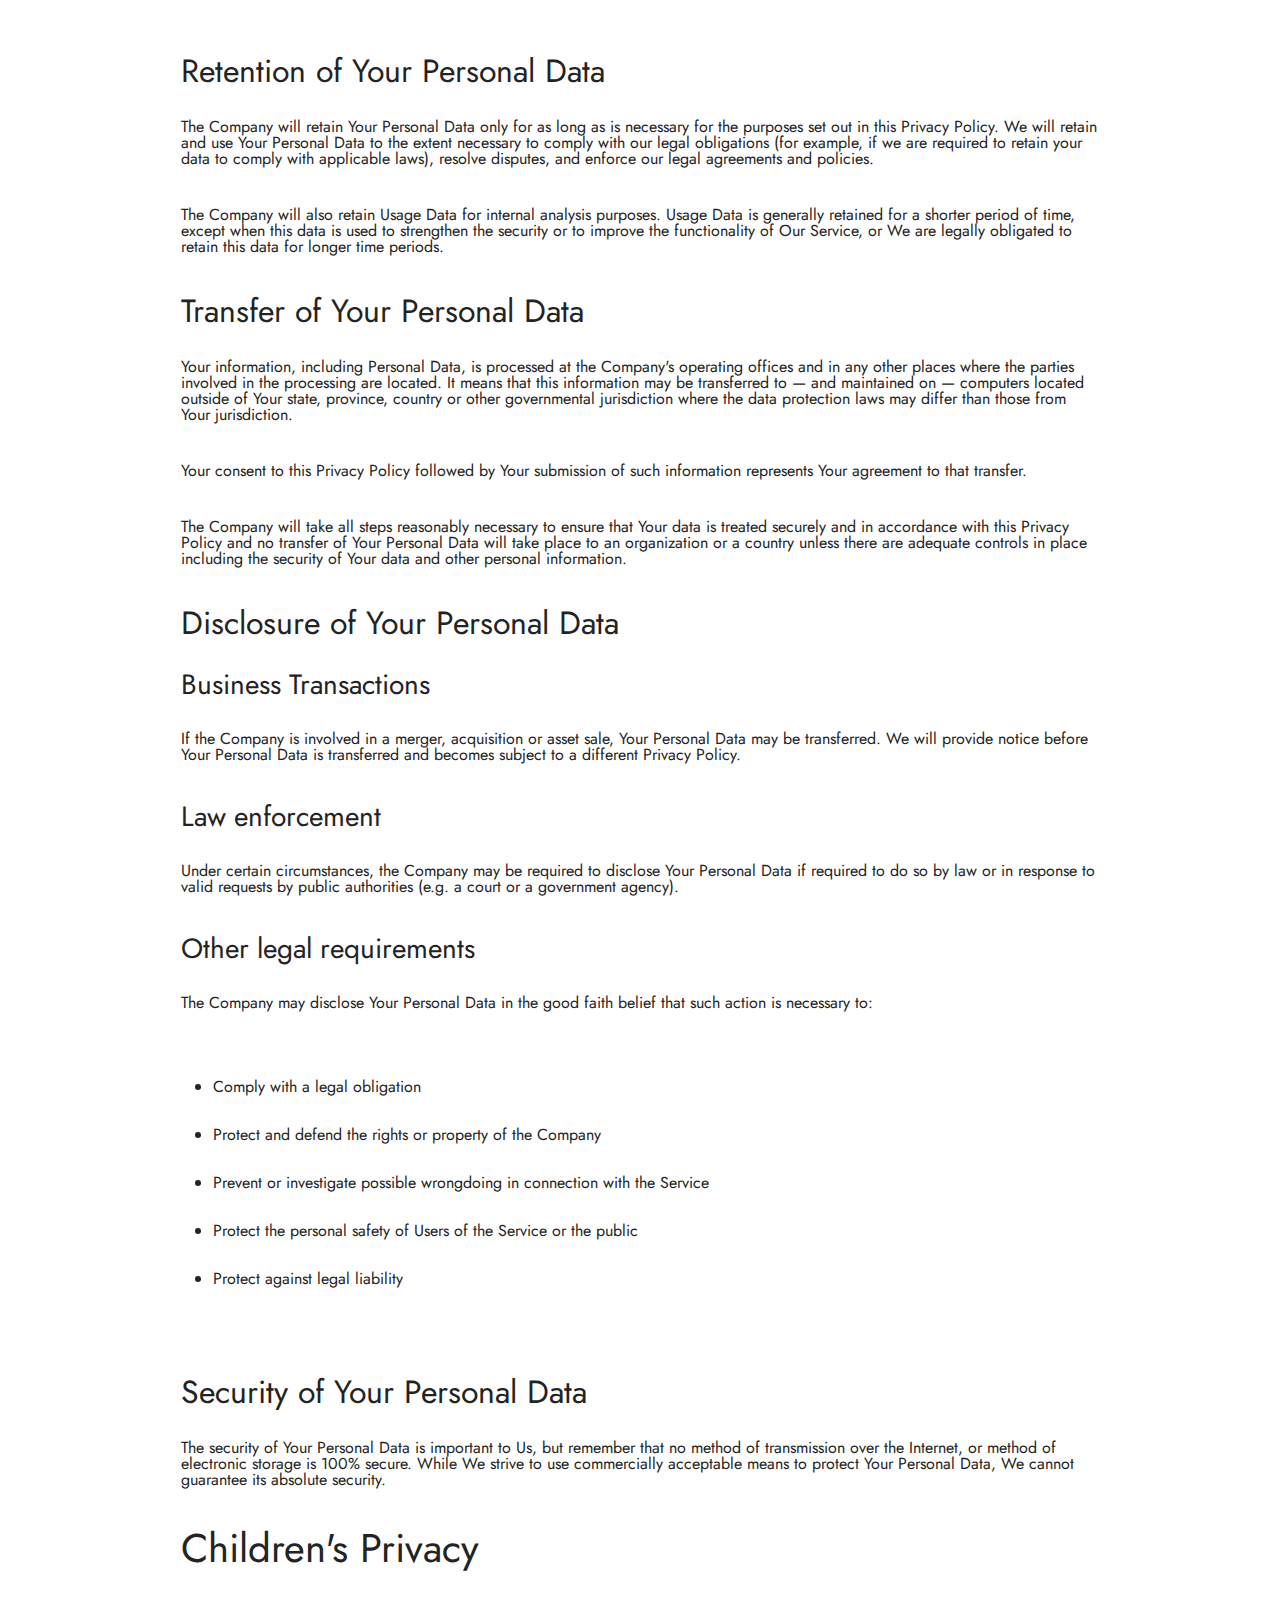
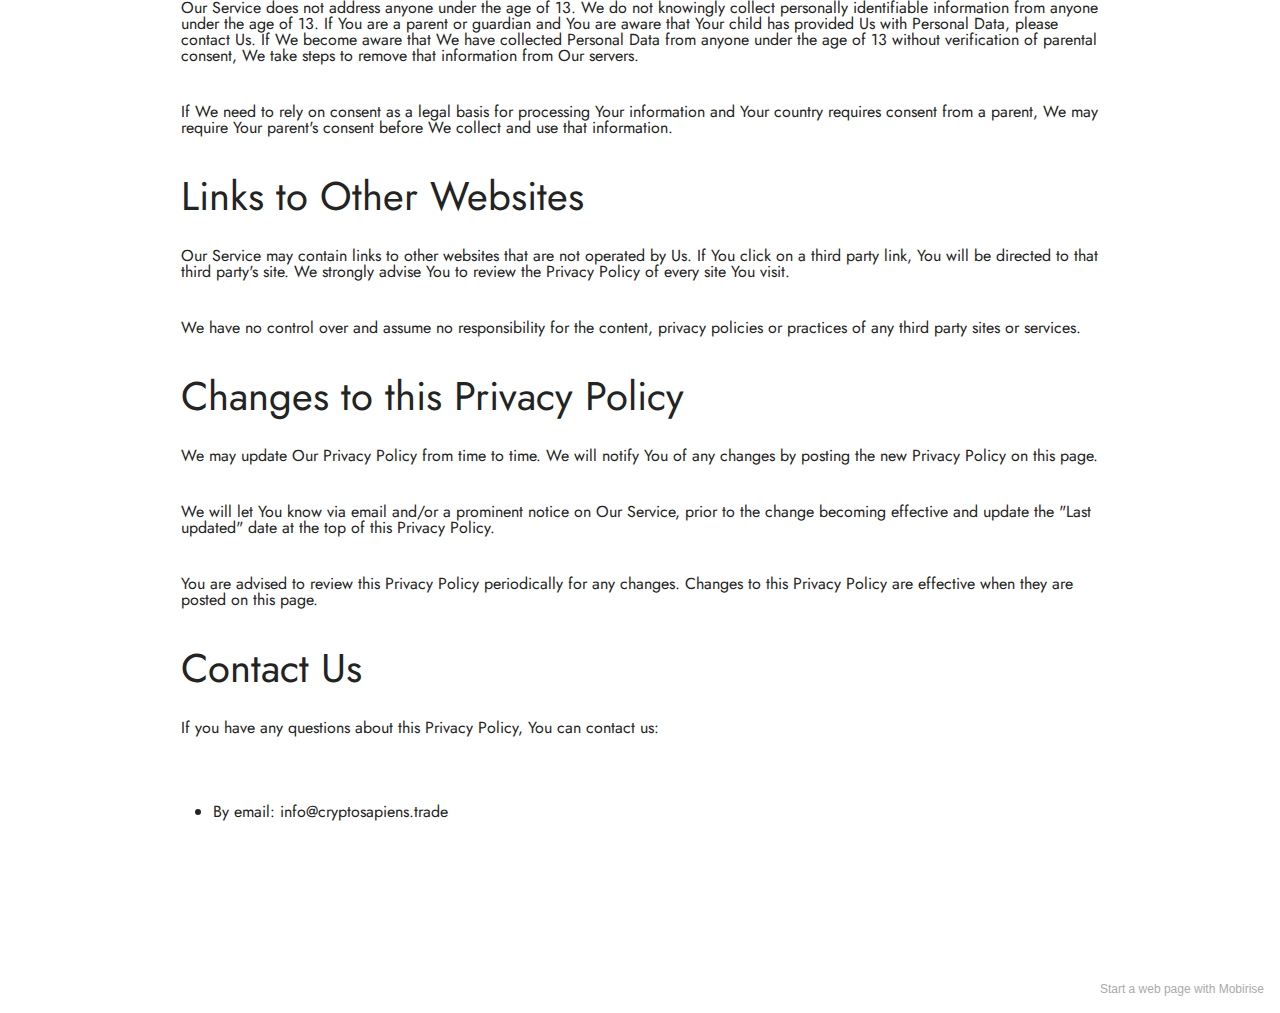
<file: privacy.html>
<!DOCTYPE html>
<html>
<head>
  <!-- Site made with Mobirise Website Builder v5.5.5, https://mobirise.com -->
  <meta charset="UTF-8">
  <meta http-equiv="X-UA-Compatible" content="IE=edge">
  <meta name="generator" content="Mobirise v5.5.5, mobirise.com">
  <meta name="viewport" content="width=device-width, initial-scale=1, minimum-scale=1">
  <link rel="shortcut icon" href="assets/images/t2mlp75movo87tvc3gbq-128x128.png" type="image/x-icon">
  <meta name="description" content="">
  
  
  <title>Privacy</title>
  <link rel="stylesheet" href="assets/bootstrap/css/bootstrap.min.css">
  <link rel="stylesheet" href="assets/bootstrap/css/bootstrap-grid.min.css">
  <link rel="stylesheet" href="assets/bootstrap/css/bootstrap-reboot.min.css">
  <link rel="stylesheet" href="assets/web/assets/gdpr-plugin/gdpr-styles.css">
  <link rel="stylesheet" href="assets/dropdown/css/style.css">
  <link rel="stylesheet" href="assets/socicon/css/styles.css">
  <link rel="stylesheet" href="assets/theme/css/style.css">
  <link rel="preload" href="https://fonts.googleapis.com/css?family=Jost:100,200,300,400,500,600,700,800,900,100i,200i,300i,400i,500i,600i,700i,800i,900i&display=swap" as="style" onload="this.onload=null;this.rel='stylesheet'">
  <noscript><link rel="stylesheet" href="https://fonts.googleapis.com/css?family=Jost:100,200,300,400,500,600,700,800,900,100i,200i,300i,400i,500i,600i,700i,800i,900i&display=swap"></noscript>
  <link rel="preload" as="style" href="assets/mobirise/css/mbr-additional.css"><link rel="stylesheet" href="assets/mobirise/css/mbr-additional.css" type="text/css">
  
  
  
  
</head>
<body>
  
  <section data-bs-version="5.1" class="menu menu2 cid-sFCw1qGFAI" once="menu" id="menu2-t">
    
    <nav class="navbar navbar-dropdown navbar-expand-lg">
        <div class="container">
            <div class="navbar-brand">
                
                <span class="navbar-caption-wrap"><a class="navbar-caption text-black text-primary display-7" href="https://cryptosapiens.trade">CryptoSapiens Fintech</a></span>
            </div>
            <button class="navbar-toggler" type="button" data-toggle="collapse" data-bs-toggle="collapse" data-target="#navbarSupportedContent" data-bs-target="#navbarSupportedContent" aria-controls="navbarNavAltMarkup" aria-expanded="false" aria-label="Toggle navigation">
                <div class="hamburger">
                    <span></span>
                    <span></span>
                    <span></span>
                    <span></span>
                </div>
            </button>
            <div class="collapse navbar-collapse" id="navbarSupportedContent">
                
                
                <div class="navbar-buttons mbr-section-btn"><a class="btn btn-primary display-4" href="index.html">French</a> <a class="btn btn-primary display-4" href="page2.html">English</a></div>
            </div>
        </div>
    </nav>
</section>

<section data-bs-version="5.1" class="footer3 cid-sFCygHrmNf" once="footers" id="footer3-u">

    

    

    <div class="container">
        <div class="row align-center mbr-white">
            
            
            <div class="row row-copirayt">
                <p class="mbr-text mb-0 mbr-fonts-style mbr-white align-center display-7">
                    © Copyright 2022 CryptoSapiens. All Rights Reserved.
                </p>
            </div>
        </div>
    </div>
</section>

<section data-bs-version="5.1" class="content5 cid-sYGGT0th2v" id="content5-y">
    
    <div class="container">
        <div class="row justify-content-center">
            <div class="col-md-12 col-lg-10">
                
                <h4 class="mbr-section-subtitle mbr-fonts-style mb-4 display-5">Privacy Policy</h4>
                <p class="mbr-text mbr-fonts-style display-7"></p><h1><br></h1>
<br><p>Last updated: February 27, 2022</p>
<br><p>This Privacy Policy describes Our policies and procedures on the collection, use and disclosure of Your information when You use the Service and tells You about Your privacy rights and how the law protects You.</p>
<br><p>We use Your Personal data to provide and improve the Service. By using the Service, You agree to the collection and use of information in accordance with this Privacy Policy. This Privacy Policy has been created with the help of the <a href="https://www.termsfeed.com/blog/sample-privacy-policy-template/" target="_blank">Privacy Policy Template</a>.</p>
<br><h1>Interpretation and Definitions</h1>
<br><h2>Interpretation</h2>
<br><p>The words of which the initial letter is capitalized have meanings defined under the following conditions. The following definitions shall have the same meaning regardless of whether they appear in singular or in plural.</p>
<br><h2>Definitions</h2>
<br><p>For the purposes of this Privacy Policy:</p>
<br><ul>
<br><li>
<br><p><strong>Account</strong> means a unique account created for You to access our Service or parts of our Service.</p>
<br></li>
<br><li>
<br><p><strong>Company</strong> (referred to as either "the Company", "We", "Us" or "Our" in this Agreement) refers to Cryptosapiens.trade.</p>
<br></li>
<br><li>
<br><p><strong>Cookies</strong> are small files that are placed on Your computer, mobile device or any other device by a website, containing the details of Your browsing history on that website among its many uses.</p>
<br></li>
<br><li>
<br><p><strong>Country</strong> refers to:  Switzerland</p>
<br></li>
<br><li>
<br><p><strong>Device</strong> means any device that can access the Service such as a computer, a cellphone or a digital tablet.</p>
<br></li>
<br><li>
<br><p><strong>Personal Data</strong> is any information that relates to an identified or identifiable individual.</p>
<br></li>
<br><li>
<br><p><strong>Service</strong> refers to the Website.</p>
<br></li>
<br><li>
<br><p><strong>Service Provider</strong> means any natural or legal person who processes the data on behalf of the Company. It refers to third-party companies or individuals employed by the Company to facilitate the Service, to provide the Service on behalf of the Company, to perform services related to the Service or to assist the Company in analyzing how the Service is used.</p>
<br></li>
<br><li>
<br><p><strong>Usage Data</strong> refers to data collected automatically, either generated by the use of the Service or from the Service infrastructure itself (for example, the duration of a page visit).</p>
<br></li>
<br><li>
<br><p><strong>Website</strong> refers to Cryptosapiens.trade, accessible from <a href="https://cryptosapiens.trade/" rel="external nofollow noopener" target="_blank">https://cryptosapiens.trade/</a></p>
<br></li>
<br><li>
<br><p><strong>You</strong> means the individual accessing or using the Service, or the company, or other legal entity on behalf of which such individual is accessing or using the Service, as applicable.</p>
<br></li>
<br></ul>
<br><h1>Collecting and Using Your Personal Data</h1>
<br><h2>Types of Data Collected</h2>
<br><h3>Personal Data</h3>
<br><p>While using Our Service, We may ask You to provide Us with certain personally identifiable information that can be used to contact or identify You. Personally identifiable information may include, but is not limited to:</p>
<br><ul>
<br><li>Usage Data</li>
<br></ul>
<br><h3>Usage Data</h3>
<br><p>Usage Data is collected automatically when using the Service.</p>
<br><p>Usage Data may include information such as Your Device's Internet Protocol address (e.g. IP address), browser type, browser version, the pages of our Service that You visit, the time and date of Your visit, the time spent on those pages, unique device identifiers and other diagnostic data.</p>
<br><p>When You access the Service by or through a mobile device, We may collect certain information automatically, including, but not limited to, the type of mobile device You use, Your mobile device unique ID, the IP address of Your mobile device, Your mobile operating system, the type of mobile Internet browser You use, unique device identifiers and other diagnostic data.</p>
<br><p>We may also collect information that Your browser sends whenever You visit our Service or when You access the Service by or through a mobile device.</p>
<br><h3>Tracking Technologies and Cookies</h3>
<br><p>We use Cookies and similar tracking technologies to track the activity on Our Service and store certain information. Tracking technologies used are beacons, tags, and scripts to collect and track information and to improve and analyze Our Service. The technologies We use may include:</p>
<br><ul>
<br><li><strong>Cookies or Browser Cookies.</strong> A cookie is a small file placed on Your Device. You can instruct Your browser to refuse all Cookies or to indicate when a Cookie is being sent. However, if You do not accept Cookies, You may not be able to use some parts of our Service. Unless you have adjusted Your browser setting so that it will refuse Cookies, our Service may use Cookies.</li>
<br><li><strong>Flash Cookies.</strong> Certain features of our Service may use local stored objects (or Flash Cookies) to collect and store information about Your preferences or Your activity on our Service. Flash Cookies are not managed by the same browser settings as those used for Browser Cookies. For more information on how You can delete Flash Cookies, please read "Where can I change the settings for disabling, or deleting local shared objects?" available at <a href="https://helpx.adobe.com/flash-player/kb/disable-local-shared-objects-flash.html#main_Where_can_I_change_the_settings_for_disabling__or_deleting_local_shared_objects_" rel="external nofollow noopener" target="_blank">https://helpx.adobe.com/flash-player/kb/disable-local-shared-objects-flash.html#main_Where_can_I_change_the_settings_for_disabling__or_deleting_local_shared_objects_</a></li>
<br><li><strong>Web Beacons.</strong> Certain sections of our Service and our emails may contain small electronic files known as web beacons (also referred to as clear gifs, pixel tags, and single-pixel gifs) that permit the Company, for example, to count users who have visited those pages or opened an email and for other related website statistics (for example, recording the popularity of a certain section and verifying system and server integrity).</li>
<br></ul>
<br><p>Cookies can be "Persistent" or "Session" Cookies. Persistent Cookies remain on Your personal computer or mobile device when You go offline, while Session Cookies are deleted as soon as You close Your web browser. You can learn more about cookies here: <a href="https://www.termsfeed.com/privacy-policy-generator/#faq-8" target="_blank">Cookies by TermsFeed Generator</a>.</p>
<br><p>We use both Session and Persistent Cookies for the purposes set out below:</p>
<br><ul>
<br><li>
<br><p><strong>Necessary / Essential Cookies</strong></p>
<br><p>Type: Session Cookies</p>
<br><p>Administered by: Us</p>
<br><p>Purpose: These Cookies are essential to provide You with services available through the Website and to enable You to use some of its features. They help to authenticate users and prevent fraudulent use of user accounts. Without these Cookies, the services that You have asked for cannot be provided, and We only use these Cookies to provide You with those services.</p>
<br></li>
<br><li>
<br><p><strong>Cookies Policy / Notice Acceptance Cookies</strong></p>
<br><p>Type: Persistent Cookies</p>
<br><p>Administered by: Us</p>
<br><p>Purpose: These Cookies identify if users have accepted the use of cookies on the Website.</p>
<br></li>
<br><li>
<br><p><strong>Functionality Cookies</strong></p>
<br><p>Type: Persistent Cookies</p>
<br><p>Administered by: Us</p>
<br><p>Purpose: These Cookies allow us to remember choices You make when You use the Website, such as remembering your login details or language preference. The purpose of these Cookies is to provide You with a more personal experience and to avoid You having to re-enter your preferences every time You use the Website.</p>
<br></li>
<br></ul>
<br><p>For more information about the cookies we use and your choices regarding cookies, please visit our Cookies Policy or the Cookies section of our Privacy Policy.</p>
<br><h2>Use of Your Personal Data</h2>
<br><p>The Company may use Personal Data for the following purposes:</p>
<br><ul>
<br><li>
<br><p><strong>To provide and maintain our Service</strong>, including to monitor the usage of our Service.</p>
<br></li>
<br><li>
<br><p><strong>To manage Your Account:</strong> to manage Your registration as a user of the Service. The Personal Data You provide can give You access to different functionalities of the Service that are available to You as a registered user.</p>
<br></li>
<br><li>
<br><p><strong>For the performance of a contract:</strong> the development, compliance and undertaking of the purchase contract for the products, items or services You have purchased or of any other contract with Us through the Service.</p>
<br></li>
<br><li>
<br><p><strong>To contact You:</strong> To contact You by email, telephone calls, SMS, or other equivalent forms of electronic communication, such as a mobile application's push notifications regarding updates or informative communications related to the functionalities, products or contracted services, including the security updates, when necessary or reasonable for their implementation.</p>
<br></li>
<br><li>
<br><p><strong>To provide You</strong> with news, special offers and general information about other goods, services and events which we offer that are similar to those that you have already purchased or enquired about unless You have opted not to receive such information.</p>
<br></li>
<br><li>
<br><p><strong>To manage Your requests:</strong> To attend and manage Your requests to Us.</p>
<br></li>
<br><li>
<br><p><strong>For business transfers:</strong> We may use Your information to evaluate or conduct a merger, divestiture, restructuring, reorganization, dissolution, or other sale or transfer of some or all of Our assets, whether as a going concern or as part of bankruptcy, liquidation, or similar proceeding, in which Personal Data held by Us about our Service users is among the assets transferred.</p>
<br></li>
<br><li>
<br><p><strong>For other purposes</strong>: We may use Your information for other purposes, such as data analysis, identifying usage trends, determining the effectiveness of our promotional campaigns and to evaluate and improve our Service, products, services, marketing and your experience.</p>
<br></li>
<br></ul>
<br><p>We may share Your personal information in the following situations:</p>
<br><ul>
<br><li><strong>With Service Providers:</strong> We may share Your personal information with Service Providers to monitor and analyze the use of our Service,  to contact You.</li>
<br><li><strong>For business transfers:</strong> We may share or transfer Your personal information in connection with, or during negotiations of, any merger, sale of Company assets, financing, or acquisition of all or a portion of Our business to another company.</li>
<br><li><strong>With Affiliates:</strong> We may share Your information with Our affiliates, in which case we will require those affiliates to honor this Privacy Policy. Affiliates include Our parent company and any other subsidiaries, joint venture partners or other companies that We control or that are under common control with Us.</li>
<br><li><strong>With business partners:</strong> We may share Your information with Our business partners to offer You certain products, services or promotions.</li>
<br><li><strong>With other users:</strong> when You share personal information or otherwise interact in the public areas with other users, such information may be viewed by all users and may be publicly distributed outside.</li>
<br><li><strong>With Your consent</strong>: We may disclose Your personal information for any other purpose with Your consent.</li>
<br></ul>
<br><h2>Retention of Your Personal Data</h2>
<br><p>The Company will retain Your Personal Data only for as long as is necessary for the purposes set out in this Privacy Policy. We will retain and use Your Personal Data to the extent necessary to comply with our legal obligations (for example, if we are required to retain your data to comply with applicable laws), resolve disputes, and enforce our legal agreements and policies.</p>
<br><p>The Company will also retain Usage Data for internal analysis purposes. Usage Data is generally retained for a shorter period of time, except when this data is used to strengthen the security or to improve the functionality of Our Service, or We are legally obligated to retain this data for longer time periods.</p>
<br><h2>Transfer of Your Personal Data</h2>
<br><p>Your information, including Personal Data, is processed at the Company's operating offices and in any other places where the parties involved in the processing are located. It means that this information may be transferred to — and maintained on — computers located outside of Your state, province, country or other governmental jurisdiction where the data protection laws may differ than those from Your jurisdiction.</p>
<br><p>Your consent to this Privacy Policy followed by Your submission of such information represents Your agreement to that transfer.</p>
<br><p>The Company will take all steps reasonably necessary to ensure that Your data is treated securely and in accordance with this Privacy Policy and no transfer of Your Personal Data will take place to an organization or a country unless there are adequate controls in place including the security of Your data and other personal information.</p>
<br><h2>Disclosure of Your Personal Data</h2>
<br><h3>Business Transactions</h3>
<br><p>If the Company is involved in a merger, acquisition or asset sale, Your Personal Data may be transferred. We will provide notice before Your Personal Data is transferred and becomes subject to a different Privacy Policy.</p>
<br><h3>Law enforcement</h3>
<br><p>Under certain circumstances, the Company may be required to disclose Your Personal Data if required to do so by law or in response to valid requests by public authorities (e.g. a court or a government agency).</p>
<br><h3>Other legal requirements</h3>
<br><p>The Company may disclose Your Personal Data in the good faith belief that such action is necessary to:</p>
<br><ul>
<br><li>Comply with a legal obligation</li>
<br><li>Protect and defend the rights or property of the Company</li>
<br><li>Prevent or investigate possible wrongdoing in connection with the Service</li>
<br><li>Protect the personal safety of Users of the Service or the public</li>
<br><li>Protect against legal liability</li>
<br></ul>
<br><h2>Security of Your Personal Data</h2>
<br><p>The security of Your Personal Data is important to Us, but remember that no method of transmission over the Internet, or method of electronic storage is 100% secure. While We strive to use commercially acceptable means to protect Your Personal Data, We cannot guarantee its absolute security.</p>
<br><h1>Children's Privacy</h1>
<br><p>Our Service does not address anyone under the age of 13. We do not knowingly collect personally identifiable information from anyone under the age of 13. If You are a parent or guardian and You are aware that Your child has provided Us with Personal Data, please contact Us. If We become aware that We have collected Personal Data from anyone under the age of 13 without verification of parental consent, We take steps to remove that information from Our servers.</p>
<br><p>If We need to rely on consent as a legal basis for processing Your information and Your country requires consent from a parent, We may require Your parent's consent before We collect and use that information.</p>
<br><h1>Links to Other Websites</h1>
<br><p>Our Service may contain links to other websites that are not operated by Us. If You click on a third party link, You will be directed to that third party's site. We strongly advise You to review the Privacy Policy of every site You visit.</p>
<br><p>We have no control over and assume no responsibility for the content, privacy policies or practices of any third party sites or services.</p>
<br><h1>Changes to this Privacy Policy</h1>
<br><p>We may update Our Privacy Policy from time to time. We will notify You of any changes by posting the new Privacy Policy on this page.</p>
<br><p>We will let You know via email and/or a prominent notice on Our Service, prior to the change becoming effective and update the "Last updated" date at the top of this Privacy Policy.</p>
<br><p>You are advised to review this Privacy Policy periodically for any changes. Changes to this Privacy Policy are effective when they are posted on this page.</p>
<br><h1>Contact Us</h1>
<br><p>If you have any questions about this Privacy Policy, You can contact us:</p>
<br><ul>
<br><li>By email: info@cryptosapiens.trade</li>
<br></ul><p></p>
            </div>
        </div>
    </div>
</section><section style="background-color: #fff; font-family: -apple-system, BlinkMacSystemFont, 'Segoe UI', 'Roboto', 'Helvetica Neue', Arial, sans-serif; color:#aaa; font-size:12px; padding: 0; align-items: center; display: flex;"><a href="https://mobirise.site/m" style="flex: 1 1; height: 3rem; padding-left: 1rem;"></a><p style="flex: 0 0 auto; margin:0; padding-right:1rem;">Start a web page with <a href="https://mobirise.site/z" style="color:#aaa;">Mobirise</a></p></section><script src="assets/bootstrap/js/bootstrap.bundle.min.js"></script>  <script src="assets/smoothscroll/smooth-scroll.js"></script>  <script src="assets/ytplayer/index.js"></script>  <script src="assets/dropdown/js/navbar-dropdown.js"></script>  <script src="assets/theme/js/script.js"></script>  <script src="assets/witsec-mailform/witsec-mailform.js"></script>  
  
  
</body>
</html>
</file>
<file: assets/web/assets/mobirise-icons2/mobirise2.css>
@font-face {
  font-family: 'Moririse2';
  font-display: swap;
  src:  url('mobirise2.eot?f2bix4');
  src:  url('mobirise2.eot?f2bix4#iefix') format('embedded-opentype'),
    url('mobirise2.ttf?f2bix4') format('truetype'),
    url('mobirise2.woff?f2bix4') format('woff'),
    url('mobirise2.svg?f2bix4#mobirise2') format('svg');
  font-weight: normal;
  font-style: normal;
}

[class^="mobi-"], [class*=" mobi-"] {
  /* use !important to prevent issues with browser extensions that change fonts */
  font-family: 'Moririse2' !important;
  speak: none;
  font-style: normal;
  font-weight: normal;
  font-variant: normal;
  text-transform: none;
  line-height: 1;

  /* Better Font Rendering =========== */
  -webkit-font-smoothing: antialiased;
  -moz-osx-font-smoothing: grayscale;
}

.mobi-mbri-add-submenu:before {
  content: "\e900";
}
.mobi-mbri-alert:before {
  content: "\e901";
}
.mobi-mbri-align-center:before {
  content: "\e902";
}
.mobi-mbri-align-justify:before {
  content: "\e903";
}
.mobi-mbri-align-left:before {
  content: "\e904";
}
.mobi-mbri-align-right:before {
  content: "\e905";
}
.mobi-mbri-android:before {
  content: "\e906";
}
.mobi-mbri-apple:before {
  content: "\e907";
}
.mobi-mbri-arrow-down:before {
  content: "\e908";
}
.mobi-mbri-arrow-next:before {
  content: "\e909";
}
.mobi-mbri-arrow-prev:before {
  content: "\e90a";
}
.mobi-mbri-arrow-up:before {
  content: "\e90b";
}
.mobi-mbri-bold:before {
  content: "\e90c";
}
.mobi-mbri-bookmark:before {
  content: "\e90d";
}
.mobi-mbri-bootstrap:before {
  content: "\e90e";
}
.mobi-mbri-briefcase:before {
  content: "\e90f";
}
.mobi-mbri-browse:before {
  content: "\e910";
}
.mobi-mbri-bulleted-list:before {
  content: "\e911";
}
.mobi-mbri-calendar:before {
  content: "\e912";
}
.mobi-mbri-camera:before {
  content: "\e913";
}
.mobi-mbri-cart-add:before {
  content: "\e914";
}
.mobi-mbri-cart-full:before {
  content: "\e915";
}
.mobi-mbri-cash:before {
  content: "\e916";
}
.mobi-mbri-change-style:before {
  content: "\e917";
}
.mobi-mbri-chat:before {
  content: "\e918";
}
.mobi-mbri-clock:before {
  content: "\e919";
}
.mobi-mbri-close:before {
  content: "\e91a";
}
.mobi-mbri-cloud:before {
  content: "\e91b";
}
.mobi-mbri-code:before {
  content: "\e91c";
}
.mobi-mbri-contact-form:before {
  content: "\e91d";
}
.mobi-mbri-credit-card:before {
  content: "\e91e";
}
.mobi-mbri-cursor-click:before {
  content: "\e91f";
}
.mobi-mbri-cust-feedback:before {
  content: "\e920";
}
.mobi-mbri-database:before {
  content: "\e921";
}
.mobi-mbri-delivery:before {
  content: "\e922";
}
.mobi-mbri-desktop:before {
  content: "\e923";
}
.mobi-mbri-devices:before {
  content: "\e924";
}
.mobi-mbri-down:before {
  content: "\e925";
}
.mobi-mbri-download-2:before {
  content: "\e926";
}
.mobi-mbri-download:before {
  content: "\e927";
}
.mobi-mbri-drag-n-drop-2:before {
  content: "\e928";
}
.mobi-mbri-drag-n-drop:before {
  content: "\e929";
}
.mobi-mbri-edit-2:before {
  content: "\e92a";
}
.mobi-mbri-edit:before {
  content: "\e92b";
}
.mobi-mbri-error:before {
  content: "\e92c";
}
.mobi-mbri-extension:before {
  content: "\e92d";
}
.mobi-mbri-features:before {
  content: "\e92e";
}
.mobi-mbri-file:before {
  content: "\e92f";
}
.mobi-mbri-flag:before {
  content: "\e930";
}
.mobi-mbri-folder:before {
  content: "\e931";
}
.mobi-mbri-gift:before {
  content: "\e932";
}
.mobi-mbri-github:before {
  content: "\e933";
}
.mobi-mbri-globe-2:before {
  content: "\e934";
}
.mobi-mbri-globe:before {
  content: "\e935";
}
.mobi-mbri-growing-chart:before {
  content: "\e936";
}
.mobi-mbri-hearth:before {
  content: "\e937";
}
.mobi-mbri-help:before {
  content: "\e938";
}
.mobi-mbri-home:before {
  content: "\e939";
}
.mobi-mbri-hot-cup:before {
  content: "\e93a";
}
.mobi-mbri-idea:before {
  content: "\e93b";
}
.mobi-mbri-image-gallery:before {
  content: "\e93c";
}
.mobi-mbri-image-slider:before {
  content: "\e93d";
}
.mobi-mbri-info:before {
  content: "\e93e";
}
.mobi-mbri-italic:before {
  content: "\e93f";
}
.mobi-mbri-key:before {
  content: "\e940";
}
.mobi-mbri-laptop:before {
  content: "\e941";
}
.mobi-mbri-layers:before {
  content: "\e942";
}
.mobi-mbri-left-right:before {
  content: "\e943";
}
.mobi-mbri-left:before {
  content: "\e944";
}
.mobi-mbri-letter:before {
  content: "\e945";
}
.mobi-mbri-like:before {
  content: "\e946";
}
.mobi-mbri-link:before {
  content: "\e947";
}
.mobi-mbri-lock:before {
  content: "\e948";
}
.mobi-mbri-login:before {
  content: "\e949";
}
.mobi-mbri-logout:before {
  content: "\e94a";
}
.mobi-mbri-magic-stick:before {
  content: "\e94b";
}
.mobi-mbri-map-pin:before {
  content: "\e94c";
}
.mobi-mbri-menu:before {
  content: "\e94d";
}
.mobi-mbri-mobile-2:before {
  content: "\e94e";
}
.mobi-mbri-mobile-horizontal:before {
  content: "\e94f";
}
.mobi-mbri-mobile:before {
  content: "\e950";
}
.mobi-mbri-mobirise:before {
  content: "\e951";
}
.mobi-mbri-more-horizontal:before {
  content: "\e952";
}
.mobi-mbri-more-vertical:before {
  content: "\e953";
}
.mobi-mbri-music:before {
  content: "\e954";
}
.mobi-mbri-new-file:before {
  content: "\e955";
}
.mobi-mbri-numbered-list:before {
  content: "\e956";
}
.mobi-mbri-opened-folder:before {
  content: "\e957";
}
.mobi-mbri-pages:before {
  content: "\e958";
}
.mobi-mbri-paper-plane:before {
  content: "\e959";
}
.mobi-mbri-paperclip:before {
  content: "\e95a";
}
.mobi-mbri-phone:before {
  content: "\e95b";
}
.mobi-mbri-photo:before {
  content: "\e95c";
}
.mobi-mbri-photos:before {
  content: "\e95d";
}
.mobi-mbri-pin:before {
  content: "\e95e";
}
.mobi-mbri-play:before {
  content: "\e95f";
}
.mobi-mbri-plus:before {
  content: "\e960";
}
.mobi-mbri-preview:before {
  content: "\e961";
}
.mobi-mbri-print:before {
  content: "\e962";
}
.mobi-mbri-protect:before {
  content: "\e963";
}
.mobi-mbri-question:before {
  content: "\e964";
}
.mobi-mbri-quote-left:before {
  content: "\e965";
}
.mobi-mbri-quote-right:before {
  content: "\e966";
}
.mobi-mbri-redo:before {
  content: "\e967";
}
.mobi-mbri-refresh:before {
  content: "\e968";
}
.mobi-mbri-responsive-2:before {
  content: "\e969";
}
.mobi-mbri-responsive:before {
  content: "\e96a";
}
.mobi-mbri-right:before {
  content: "\e96b";
}
.mobi-mbri-rocket:before {
  content: "\e96c";
}
.mobi-mbri-sad-face:before {
  content: "\e96d";
}
.mobi-mbri-sale:before {
  content: "\e96e";
}
.mobi-mbri-save:before {
  content: "\e96f";
}
.mobi-mbri-search:before {
  content: "\e970";
}
.mobi-mbri-setting-2:before {
  content: "\e971";
}
.mobi-mbri-setting-3:before {
  content: "\e972";
}
.mobi-mbri-setting:before {
  content: "\e973";
}
.mobi-mbri-share:before {
  content: "\e974";
}
.mobi-mbri-shopping-bag:before {
  content: "\e975";
}
.mobi-mbri-shopping-basket:before {
  content: "\e976";
}
.mobi-mbri-shopping-cart:before {
  content: "\e977";
}
.mobi-mbri-sites:before {
  content: "\e978";
}
.mobi-mbri-smile-face:before {
  content: "\e979";
}
.mobi-mbri-speed:before {
  content: "\e97a";
}
.mobi-mbri-star:before {
  content: "\e97b";
}
.mobi-mbri-success:before {
  content: "\e97c";
}
.mobi-mbri-sun:before {
  content: "\e97d";
}
.mobi-mbri-sun2:before {
  content: "\e97e";
}
.mobi-mbri-tablet-vertical:before {
  content: "\e97f";
}
.mobi-mbri-tablet:before {
  content: "\e980";
}
.mobi-mbri-target:before {
  content: "\e981";
}
.mobi-mbri-timer:before {
  content: "\e982";
}
.mobi-mbri-to-ftp:before {
  content: "\e983";
}
.mobi-mbri-to-local-drive:before {
  content: "\e984";
}
.mobi-mbri-touch-swipe:before {
  content: "\e985";
}
.mobi-mbri-touch:before {
  content: "\e986";
}
.mobi-mbri-trash:before {
  content: "\e987";
}
.mobi-mbri-underline:before {
  content: "\e988";
}
.mobi-mbri-undo:before {
  content: "\e989";
}
.mobi-mbri-unlink:before {
  content: "\e98a";
}
.mobi-mbri-unlock:before {
  content: "\e98b";
}
.mobi-mbri-up-down:before {
  content: "\e98c";
}
.mobi-mbri-up:before {
  content: "\e98d";
}
.mobi-mbri-update:before {
  content: "\e98e";
}
.mobi-mbri-upload-2:before {
  content: "\e98f";
}
.mobi-mbri-upload:before {
  content: "\e990";
}
.mobi-mbri-user-2:before {
  content: "\e991";
}
.mobi-mbri-user:before {
  content: "\e992";
}
.mobi-mbri-users:before {
  content: "\e993";
}
.mobi-mbri-video-play:before {
  content: "\e994";
}
.mobi-mbri-video:before {
  content: "\e995";
}
.mobi-mbri-watch:before {
  content: "\e996";
}
.mobi-mbri-website-theme-2:before {
  content: "\e997";
}
.mobi-mbri-website-theme:before {
  content: "\e998";
}
.mobi-mbri-wifi:before {
  content: "\e999";
}
.mobi-mbri-windows:before {
  content: "\e99a";
}
.mobi-mbri-zoom-in:before {
  content: "\e99b";
}
.mobi-mbri-zoom-out:before {
  content: "\e99c";
}
</file>
<file: assets/web/assets/gdpr-plugin/gdpr-styles.css>
.gdpr-block {
    padding: 10px;
    font-size: 14px;
    display: block;
    width: 100%;
    text-align: center;
}
.gdpr-block.covert {
	display: none;
}
.textGDPR {
    position: relative;
}
.gdpr-block label span.textGDPR input[name='gdpr']{
    width: 15px;
    height: 15px;
    margin: 0;
    position: absolute;
    top: 3px;
    left: -20px;
}
.gdpr-block label {
    color: #a7a7a7;
    vertical-align: middle;
    user-select: none;
    margin-bottom: 0;
}
</file>
<file: assets/dropdown/css/style.css>
.navbar-dropdown {
  left: 0;
  padding: 0;
  position: absolute;
  right: 0;
  top: 0;
  transition: all 0.45s ease;
  z-index: 1030;
  background: #282828; }
  .navbar-dropdown .navbar-logo {
    margin-right: 0.8rem;
    transition: margin 0.3s ease-in-out;
    vertical-align: middle; }
    .navbar-dropdown .navbar-logo img {
      height: 3.125rem;
      transition: all 0.3s ease-in-out; }
    .navbar-dropdown .navbar-logo.mbr-iconfont {
      font-size: 3.125rem;
      line-height: 3.125rem; }
  .navbar-dropdown .navbar-caption {
    font-weight: 700;
    white-space: normal;
    vertical-align: -4px;
    line-height: 3.125rem !important; }
    .navbar-dropdown .navbar-caption, .navbar-dropdown .navbar-caption:hover {
      color: inherit;
      text-decoration: none; }
  .navbar-dropdown .mbr-iconfont + .navbar-caption {
    vertical-align: -1px; }
  .navbar-dropdown.navbar-fixed-top {
    position: fixed; }
  .navbar-dropdown .navbar-brand span {
    vertical-align: -4px; }
  .navbar-dropdown.bg-color.transparent {
    background: none; }
  .navbar-dropdown.navbar-short .navbar-brand {
    padding: 0.625rem 0; }
    .navbar-dropdown.navbar-short .navbar-brand span {
      vertical-align: -1px; }
  .navbar-dropdown.navbar-short .navbar-caption {
    line-height: 2.375rem !important;
    vertical-align: -2px; }
  .navbar-dropdown.navbar-short .navbar-logo {
    margin-right: 0.5rem; }
    .navbar-dropdown.navbar-short .navbar-logo img {
      height: 2.375rem; }
    .navbar-dropdown.navbar-short .navbar-logo.mbr-iconfont {
      font-size: 2.375rem;
      line-height: 2.375rem; }
  .navbar-dropdown.navbar-short .mbr-table-cell {
    height: 3.625rem; }
  .navbar-dropdown .navbar-close {
    left: 0.6875rem;
    position: fixed;
    top: 0.75rem;
    z-index: 1000; }
  .navbar-dropdown .hamburger-icon {
    content: "";
    display: inline-block;
    vertical-align: middle;
    width: 16px;
    -webkit-box-shadow: 0 -6px 0 1px #282828,0 0 0 1px #282828,0 6px 0 1px #282828;
    -moz-box-shadow: 0 -6px 0 1px #282828,0 0 0 1px #282828,0 6px 0 1px #282828;
    box-shadow: 0 -6px 0 1px #282828,0 0 0 1px #282828,0 6px 0 1px #282828; }

.dropdown-menu .dropdown-toggle[data-toggle="dropdown-submenu"]::after {
  border-bottom: 0.35em solid transparent;
  border-left: 0.35em solid;
  border-right: 0;
  border-top: 0.35em solid transparent;
  margin-left: 0.3rem; }

.dropdown-menu .dropdown-item:focus {
  outline: 0; }

.nav-dropdown {
  font-size: 0.75rem;
  font-weight: 500;
  height: auto !important; }
  .nav-dropdown .nav-btn {
    padding-left: 1rem; }
  .nav-dropdown .link {
    margin: .667em 1.667em;
    font-weight: 500;
    padding: 0;
    transition: color .2s ease-in-out; }
    .nav-dropdown .link.dropdown-toggle {
      margin-right: 2.583em; }
      .nav-dropdown .link.dropdown-toggle::after {
        margin-left: .25rem;
        border-top: 0.35em solid;
        border-right: 0.35em solid transparent;
        border-left: 0.35em solid transparent;
        border-bottom: 0; }
      .nav-dropdown .link.dropdown-toggle[aria-expanded="true"] {
        margin: 0;
        padding: 0.667em 3.263em  0.667em 1.667em; }
  .nav-dropdown .link::after,
  .nav-dropdown .dropdown-item::after {
    color: inherit; }
  .nav-dropdown .btn {
    font-size: 0.75rem;
    font-weight: 700;
    letter-spacing: 0;
    margin-bottom: 0;
    padding-left: 1.25rem;
    padding-right: 1.25rem; }
  .nav-dropdown .dropdown-menu {
    border-radius: 0;
    border: 0;
    left: 0;
    margin: 0;
    padding-bottom: 1.25rem;
    padding-top: 1.25rem;
    position: relative; }
  .nav-dropdown .dropdown-submenu {
    margin-left: 0.125rem;
    top: 0; }
  .nav-dropdown .dropdown-item {
    font-weight: 500;
    line-height: 2;
    padding: 0.3846em 4.615em 0.3846em 1.5385em;
    position: relative;
    transition: color .2s ease-in-out, background-color .2s ease-in-out; }
    .nav-dropdown .dropdown-item::after {
      margin-top: -0.3077em;
      position: absolute;
      right: 1.1538em;
      top: 50%; }
    .nav-dropdown .dropdown-item:focus, .nav-dropdown .dropdown-item:hover {
      background: none; }

@media (max-width: 767px) {
  .nav-dropdown.navbar-toggleable-sm {
    bottom: 0;
    display: none;
    left: 0;
    overflow-x: hidden;
    position: fixed;
    top: 0;
    transform: translateX(-100%);
    -ms-transform: translateX(-100%);
    -webkit-transform: translateX(-100%);
    width: 18.75rem;
    z-index: 999; } }
.nav-dropdown.navbar-toggleable-xl {
  bottom: 0;
  display: none;
  left: 0;
  overflow-x: hidden;
  position: fixed;
  top: 0;
  transform: translateX(-100%);
  -ms-transform: translateX(-100%);
  -webkit-transform: translateX(-100%);
  width: 18.75rem;
  z-index: 999; }

.nav-dropdown-sm {
  display: block !important;
  overflow-x: hidden;
  overflow: auto;
  padding-top: 3.875rem; }
  .nav-dropdown-sm::after {
    content: "";
    display: block;
    height: 3rem;
    width: 100%; }
  .nav-dropdown-sm.collapse.in ~ .navbar-close {
    display: block !important; }
  .nav-dropdown-sm.collapsing, .nav-dropdown-sm.collapse.in {
    transform: translateX(0);
    -ms-transform: translateX(0);
    -webkit-transform: translateX(0);
    transition: all 0.25s ease-out;
    -webkit-transition: all 0.25s ease-out;
    background: #282828; }
  .nav-dropdown-sm.collapsing[aria-expanded="false"] {
    transform: translateX(-100%);
    -ms-transform: translateX(-100%);
    -webkit-transform: translateX(-100%); }
  .nav-dropdown-sm .nav-item {
    display: block;
    margin-left: 0 !important;
    padding-left: 0; }
  .nav-dropdown-sm .link,
  .nav-dropdown-sm .dropdown-item {
    border-top: 1px dotted rgba(255, 255, 255, 0.1);
    font-size: 0.8125rem;
    line-height: 1.6;
    margin: 0 !important;
    padding: 0.875rem 2.4rem 0.875rem 1.5625rem !important;
    position: relative;
    white-space: normal; }
    .nav-dropdown-sm .link:focus, .nav-dropdown-sm .link:hover,
    .nav-dropdown-sm .dropdown-item:focus,
    .nav-dropdown-sm .dropdown-item:hover {
      background: rgba(0, 0, 0, 0.2) !important;
      color: #c0a375; }
  .nav-dropdown-sm .nav-btn {
    position: relative;
    padding: 1.5625rem 1.5625rem 0 1.5625rem; }
    .nav-dropdown-sm .nav-btn::before {
      border-top: 1px dotted rgba(255, 255, 255, 0.1);
      content: "";
      left: 0;
      position: absolute;
      top: 0;
      width: 100%; }
    .nav-dropdown-sm .nav-btn + .nav-btn {
      padding-top: 0.625rem; }
      .nav-dropdown-sm .nav-btn + .nav-btn::before {
        display: none; }
  .nav-dropdown-sm .btn {
    padding: 0.625rem 0; }
  .nav-dropdown-sm .dropdown-toggle[data-toggle="dropdown-submenu"]::after {
    margin-left: .25rem;
    border-top: 0.35em solid;
    border-right: 0.35em solid transparent;
    border-left: 0.35em solid transparent;
    border-bottom: 0; }
  .nav-dropdown-sm .dropdown-toggle[data-toggle="dropdown-submenu"][aria-expanded="true"]::after {
    border-top: 0;
    border-right: 0.35em solid transparent;
    border-left: 0.35em solid transparent;
    border-bottom: 0.35em solid; }
  .nav-dropdown-sm .dropdown-menu {
    margin: 0;
    padding: 0;
    position: relative;
    top: 0;
    left: 0;
    width: 100%;
    border: 0;
    float: none;
    border-radius: 0;
    background: none; }
  .nav-dropdown-sm .dropdown-submenu {
    left: 100%;
    margin-left: 0.125rem;
    margin-top: -1.25rem;
    top: 0; }

.navbar-toggleable-sm .nav-dropdown .dropdown-menu {
  position: absolute; }

.navbar-toggleable-sm .nav-dropdown .dropdown-submenu {
  left: 100%;
  margin-left: 0.125rem;
  margin-top: -1.25rem;
  top: 0; }

.navbar-toggleable-sm.opened .nav-dropdown .dropdown-menu {
  position: relative; }

.navbar-toggleable-sm.opened .nav-dropdown .dropdown-submenu {
  left: 0;
  margin-left: 00rem;
  margin-top: 0rem;
  top: 0; }

.is-builder .nav-dropdown.collapsing {
  transition: none !important; }
</file>
<file: assets/socicon/css/styles.css>
@charset "UTF-8";

@font-face {
  font-family: 'Socicon';
  src:  url('../fonts/socicon.eot');
  src:  url('../fonts/socicon.eot?#iefix') format('embedded-opentype'),
    url('../fonts/socicon.woff2') format('woff2'),
    url('../fonts/socicon.ttf') format('truetype'),
    url('../fonts/socicon.woff') format('woff'),
    url('../fonts/socicon.svg#socicon') format('svg');
  font-weight: normal;
  font-style: normal;
  font-display: swap;
}

[data-icon]:before {
  font-family: "socicon" !important;
  content: attr(data-icon);
  font-style: normal !important;
  font-weight: normal !important;
  font-variant: normal !important;
  text-transform: none !important;
  speak: none;
  line-height: 1;
  -webkit-font-smoothing: antialiased;
  -moz-osx-font-smoothing: grayscale;
}

[class^="socicon-"], [class*=" socicon-"] {
  /* use !important to prevent issues with browser extensions that change fonts */
  font-family: 'Socicon' !important;
  speak: none;
  font-style: normal;
  font-weight: normal;
  font-variant: normal;
  text-transform: none;
  line-height: 1;

  /* Better Font Rendering =========== */
  -webkit-font-smoothing: antialiased;
  -moz-osx-font-smoothing: grayscale;
}

.socicon-eitaa:before {
  content: "\e97c";
}
.socicon-soroush:before {
  content: "\e97d";
}
.socicon-bale:before {
  content: "\e97e";
}
.socicon-zazzle:before {
  content: "\e97b";
}
.socicon-society6:before {
  content: "\e97a";
}
.socicon-redbubble:before {
  content: "\e979";
}
.socicon-avvo:before {
  content: "\e978";
}
.socicon-stitcher:before {
  content: "\e977";
}
.socicon-googlehangouts:before {
  content: "\e974";
}
.socicon-dlive:before {
  content: "\e975";
}
.socicon-vsco:before {
  content: "\e976";
}
.socicon-flipboard:before {
  content: "\e973";
}
.socicon-ubuntu:before {
  content: "\e958";
}
.socicon-artstation:before {
  content: "\e959";
}
.socicon-invision:before {
  content: "\e95a";
}
.socicon-torial:before {
  content: "\e95b";
}
.socicon-collectorz:before {
  content: "\e95c";
}
.socicon-seenthis:before {
  content: "\e95d";
}
.socicon-googleplaymusic:before {
  content: "\e95e";
}
.socicon-debian:before {
  content: "\e95f";
}
.socicon-filmfreeway:before {
  content: "\e960";
}
.socicon-gnome:before {
  content: "\e961";
}
.socicon-itchio:before {
  content: "\e962";
}
.socicon-jamendo:before {
  content: "\e963";
}
.socicon-mix:before {
  content: "\e964";
}
.socicon-sharepoint:before {
  content: "\e965";
}
.socicon-tinder:before {
  content: "\e966";
}
.socicon-windguru:before {
  content: "\e967";
}
.socicon-cdbaby:before {
  content: "\e968";
}
.socicon-elementaryos:before {
  content: "\e969";
}
.socicon-stage32:before {
  content: "\e96a";
}
.socicon-tiktok:before {
  content: "\e96b";
}
.socicon-gitter:before {
  content: "\e96c";
}
.socicon-letterboxd:before {
  content: "\e96d";
}
.socicon-threema:before {
  content: "\e96e";
}
.socicon-splice:before {
  content: "\e96f";
}
.socicon-metapop:before {
  content: "\e970";
}
.socicon-naver:before {
  content: "\e971";
}
.socicon-remote:before {
  content: "\e972";
}
.socicon-internet:before {
  content: "\e957";
}
.socicon-moddb:before {
  content: "\e94b";
}
.socicon-indiedb:before {
  content: "\e94c";
}
.socicon-traxsource:before {
  content: "\e94d";
}
.socicon-gamefor:before {
  content: "\e94e";
}
.socicon-pixiv:before {
  content: "\e94f";
}
.socicon-myanimelist:before {
  content: "\e950";
}
.socicon-blackberry:before {
  content: "\e951";
}
.socicon-wickr:before {
  content: "\e952";
}
.socicon-spip:before {
  content: "\e953";
}
.socicon-napster:before {
  content: "\e954";
}
.socicon-beatport:before {
  content: "\e955";
}
.socicon-hackerone:before {
  content: "\e956";
}
.socicon-hackernews:before {
  content: "\e946";
}
.socicon-smashwords:before {
  content: "\e947";
}
.socicon-kobo:before {
  content: "\e948";
}
.socicon-bookbub:before {
  content: "\e949";
}
.socicon-mailru:before {
  content: "\e94a";
}
.socicon-gitlab:before {
  content: "\e945";
}
.socicon-instructables:before {
  content: "\e944";
}
.socicon-portfolio:before {
  content: "\e943";
}
.socicon-codered:before {
  content: "\e940";
}
.socicon-origin:before {
  content: "\e941";
}
.socicon-nextdoor:before {
  content: "\e942";
}
.socicon-udemy:before {
  content: "\e93f";
}
.socicon-livemaster:before {
  content: "\e93e";
}
.socicon-crunchbase:before {
  content: "\e93b";
}
.socicon-homefy:before {
  content: "\e93c";
}
.socicon-calendly:before {
  content: "\e93d";
}
.socicon-realtor:before {
  content: "\e90f";
}
.socicon-tidal:before {
  content: "\e910";
}
.socicon-qobuz:before {
  content: "\e911";
}
.socicon-natgeo:before {
  content: "\e912";
}
.socicon-mastodon:before {
  content: "\e913";
}
.socicon-unsplash:before {
  content: "\e914";
}
.socicon-homeadvisor:before {
  content: "\e915";
}
.socicon-angieslist:before {
  content: "\e916";
}
.socicon-codepen:before {
  content: "\e917";
}
.socicon-slack:before {
  content: "\e918";
}
.socicon-openaigym:before {
  content: "\e919";
}
.socicon-logmein:before {
  content: "\e91a";
}
.socicon-fiverr:before {
  content: "\e91b";
}
.socicon-gotomeeting:before {
  content: "\e91c";
}
.socicon-aliexpress:before {
  content: "\e91d";
}
.socicon-guru:before {
  content: "\e91e";
}
.socicon-appstore:before {
  content: "\e91f";
}
.socicon-homes:before {
  content: "\e920";
}
.socicon-zoom:before {
  content: "\e921";
}
.socicon-alibaba:before {
  content: "\e922";
}
.socicon-craigslist:before {
  content: "\e923";
}
.socicon-wix:before {
  content: "\e924";
}
.socicon-redfin:before {
  content: "\e925";
}
.socicon-googlecalendar:before {
  content: "\e926";
}
.socicon-shopify:before {
  content: "\e927";
}
.socicon-freelancer:before {
  content: "\e928";
}
.socicon-seedrs:before {
  content: "\e929";
}
.socicon-bing:before {
  content: "\e92a";
}
.socicon-doodle:before {
  content: "\e92b";
}
.socicon-bonanza:before {
  content: "\e92c";
}
.socicon-squarespace:before {
  content: "\e92d";
}
.socicon-toptal:before {
  content: "\e92e";
}
.socicon-gust:before {
  content: "\e92f";
}
.socicon-ask:before {
  content: "\e930";
}
.socicon-trulia:before {
  content: "\e931";
}
.socicon-loomly:before {
  content: "\e932";
}
.socicon-ghost:before {
  content: "\e933";
}
.socicon-upwork:before {
  content: "\e934";
}
.socicon-fundable:before {
  content: "\e935";
}
.socicon-booking:before {
  content: "\e936";
}
.socicon-googlemaps:before {
  content: "\e937";
}
.socicon-zillow:before {
  content: "\e938";
}
.socicon-niconico:before {
  content: "\e939";
}
.socicon-toneden:before {
  content: "\e93a";
}
.socicon-augment:before {
  content: "\e908";
}
.socicon-bitbucket:before {
  content: "\e909";
}
.socicon-fyuse:before {
  content: "\e90a";
}
.socicon-yt-gaming:before {
  content: "\e90b";
}
.socicon-sketchfab:before {
  content: "\e90c";
}
.socicon-mobcrush:before {
  content: "\e90d";
}
.socicon-microsoft:before {
  content: "\e90e";
}
.socicon-pandora:before {
  content: "\e907";
}
.socicon-messenger:before {
  content: "\e906";
}
.socicon-gamewisp:before {
  content: "\e905";
}
.socicon-bloglovin:before {
  content: "\e904";
}
.socicon-tunein:before {
  content: "\e903";
}
.socicon-gamejolt:before {
  content: "\e901";
}
.socicon-trello:before {
  content: "\e902";
}
.socicon-spreadshirt:before {
  content: "\e900";
}
.socicon-500px:before {
  content: "\e000";
}
.socicon-8tracks:before {
  content: "\e001";
}
.socicon-airbnb:before {
  content: "\e002";
}
.socicon-alliance:before {
  content: "\e003";
}
.socicon-amazon:before {
  content: "\e004";
}
.socicon-amplement:before {
  content: "\e005";
}
.socicon-android:before {
  content: "\e006";
}
.socicon-angellist:before {
  content: "\e007";
}
.socicon-apple:before {
  content: "\e008";
}
.socicon-appnet:before {
  content: "\e009";
}
.socicon-baidu:before {
  content: "\e00a";
}
.socicon-bandcamp:before {
  content: "\e00b";
}
.socicon-battlenet:before {
  content: "\e00c";
}
.socicon-mixer:before {
  content: "\e00d";
}
.socicon-bebee:before {
  content: "\e00e";
}
.socicon-bebo:before {
  content: "\e00f";
}
.socicon-behance:before {
  content: "\e010";
}
.socicon-blizzard:before {
  content: "\e011";
}
.socicon-blogger:before {
  content: "\e012";
}
.socicon-buffer:before {
  content: "\e013";
}
.socicon-chrome:before {
  content: "\e014";
}
.socicon-coderwall:before {
  content: "\e015";
}
.socicon-curse:before {
  content: "\e016";
}
.socicon-dailymotion:before {
  content: "\e017";
}
.socicon-deezer:before {
  content: "\e018";
}
.socicon-delicious:before {
  content: "\e019";
}
.socicon-deviantart:before {
  content: "\e01a";
}
.socicon-diablo:before {
  content: "\e01b";
}
.socicon-digg:before {
  content: "\e01c";
}
.socicon-discord:before {
  content: "\e01d";
}
.socicon-disqus:before {
  content: "\e01e";
}
.socicon-douban:before {
  content: "\e01f";
}
.socicon-draugiem:before {
  content: "\e020";
}
.socicon-dribbble:before {
  content: "\e021";
}
.socicon-drupal:before {
  content: "\e022";
}
.socicon-ebay:before {
  content: "\e023";
}
.socicon-ello:before {
  content: "\e024";
}
.socicon-endomodo:before {
  content: "\e025";
}
.socicon-envato:before {
  content: "\e026";
}
.socicon-etsy:before {
  content: "\e027";
}
.socicon-facebook:before {
  content: "\e028";
}
.socicon-feedburner:before {
  content: "\e029";
}
.socicon-filmweb:before {
  content: "\e02a";
}
.socicon-firefox:before {
  content: "\e02b";
}
.socicon-flattr:before {
  content: "\e02c";
}
.socicon-flickr:before {
  content: "\e02d";
}
.socicon-formulr:before {
  content: "\e02e";
}
.socicon-forrst:before {
  content: "\e02f";
}
.socicon-foursquare:before {
  content: "\e030";
}
.socicon-friendfeed:before {
  content: "\e031";
}
.socicon-github:before {
  content: "\e032";
}
.socicon-goodreads:before {
  content: "\e033";
}
.socicon-google:before {
  content: "\e034";
}
.socicon-googlescholar:before {
  content: "\e035";
}
.socicon-googlegroups:before {
  content: "\e036";
}
.socicon-googlephotos:before {
  content: "\e037";
}
.socicon-googleplus:before {
  content: "\e038";
}
.socicon-grooveshark:before {
  content: "\e039";
}
.socicon-hackerrank:before {
  content: "\e03a";
}
.socicon-hearthstone:before {
  content: "\e03b";
}
.socicon-hellocoton:before {
  content: "\e03c";
}
.socicon-heroes:before {
  content: "\e03d";
}
.socicon-smashcast:before {
  content: "\e03e";
}
.socicon-horde:before {
  content: "\e03f";
}
.socicon-houzz:before {
  content: "\e040";
}
.socicon-icq:before {
  content: "\e041";
}
.socicon-identica:before {
  content: "\e042";
}
.socicon-imdb:before {
  content: "\e043";
}
.socicon-instagram:before {
  content: "\e044";
}
.socicon-issuu:before {
  content: "\e045";
}
.socicon-istock:before {
  content: "\e046";
}
.socicon-itunes:before {
  content: "\e047";
}
.socicon-keybase:before {
  content: "\e048";
}
.socicon-lanyrd:before {
  content: "\e049";
}
.socicon-lastfm:before {
  content: "\e04a";
}
.socicon-line:before {
  content: "\e04b";
}
.socicon-linkedin:before {
  content: "\e04c";
}
.socicon-livejournal:before {
  content: "\e04d";
}
.socicon-lyft:before {
  content: "\e04e";
}
.socicon-macos:before {
  content: "\e04f";
}
.socicon-mail:before {
  content: "\e050";
}
.socicon-medium:before {
  content: "\e051";
}
.socicon-meetup:before {
  content: "\e052";
}
.socicon-mixcloud:before {
  content: "\e053";
}
.socicon-modelmayhem:before {
  content: "\e054";
}
.socicon-mumble:before {
  content: "\e055";
}
.socicon-myspace:before {
  content: "\e056";
}
.socicon-newsvine:before {
  content: "\e057";
}
.socicon-nintendo:before {
  content: "\e058";
}
.socicon-npm:before {
  content: "\e059";
}
.socicon-odnoklassniki:before {
  content: "\e05a";
}
.socicon-openid:before {
  content: "\e05b";
}
.socicon-opera:before {
  content: "\e05c";
}
.socicon-outlook:before {
  content: "\e05d";
}
.socicon-overwatch:before {
  content: "\e05e";
}
.socicon-patreon:before {
  content: "\e05f";
}
.socicon-paypal:before {
  content: "\e060";
}
.socicon-periscope:before {
  content: "\e061";
}
.socicon-persona:before {
  content: "\e062";
}
.socicon-pinterest:before {
  content: "\e063";
}
.socicon-play:before {
  content: "\e064";
}
.socicon-player:before {
  content: "\e065";
}
.socicon-playstation:before {
  content: "\e066";
}
.socicon-pocket:before {
  content: "\e067";
}
.socicon-qq:before {
  content: "\e068";
}
.socicon-quora:before {
  content: "\e069";
}
.socicon-raidcall:before {
  content: "\e06a";
}
.socicon-ravelry:before {
  content: "\e06b";
}
.socicon-reddit:before {
  content: "\e06c";
}
.socicon-renren:before {
  content: "\e06d";
}
.socicon-researchgate:before {
  content: "\e06e";
}
.socicon-residentadvisor:before {
  content: "\e06f";
}
.socicon-reverbnation:before {
  content: "\e070";
}
.socicon-rss:before {
  content: "\e071";
}
.socicon-sharethis:before {
  content: "\e072";
}
.socicon-skype:before {
  content: "\e073";
}
.socicon-slideshare:before {
  content: "\e074";
}
.socicon-smugmug:before {
  content: "\e075";
}
.socicon-snapchat:before {
  content: "\e076";
}
.socicon-songkick:before {
  content: "\e077";
}
.socicon-soundcloud:before {
  content: "\e078";
}
.socicon-spotify:before {
  content: "\e079";
}
.socicon-stackexchange:before {
  content: "\e07a";
}
.socicon-stackoverflow:before {
  content: "\e07b";
}
.socicon-starcraft:before {
  content: "\e07c";
}
.socicon-stayfriends:before {
  content: "\e07d";
}
.socicon-steam:before {
  content: "\e07e";
}
.socicon-storehouse:before {
  content: "\e07f";
}
.socicon-strava:before {
  content: "\e080";
}
.socicon-streamjar:before {
  content: "\e081";
}
.socicon-stumbleupon:before {
  content: "\e082";
}
.socicon-swarm:before {
  content: "\e083";
}
.socicon-teamspeak:before {
  content: "\e084";
}
.socicon-teamviewer:before {
  content: "\e085";
}
.socicon-technorati:before {
  content: "\e086";
}
.socicon-telegram:before {
  content: "\e087";
}
.socicon-tripadvisor:before {
  content: "\e088";
}
.socicon-tripit:before {
  content: "\e089";
}
.socicon-triplej:before {
  content: "\e08a";
}
.socicon-tumblr:before {
  content: "\e08b";
}
.socicon-twitch:before {
  content: "\e08c";
}
.socicon-twitter:before {
  content: "\e08d";
}
.socicon-uber:before {
  content: "\e08e";
}
.socicon-ventrilo:before {
  content: "\e08f";
}
.socicon-viadeo:before {
  content: "\e090";
}
.socicon-viber:before {
  content: "\e091";
}
.socicon-viewbug:before {
  content: "\e092";
}
.socicon-vimeo:before {
  content: "\e093";
}
.socicon-vine:before {
  content: "\e094";
}
.socicon-vkontakte:before {
  content: "\e095";
}
.socicon-warcraft:before {
  content: "\e096";
}
.socicon-wechat:before {
  content: "\e097";
}
.socicon-weibo:before {
  content: "\e098";
}
.socicon-whatsapp:before {
  content: "\e099";
}
.socicon-wikipedia:before {
  content: "\e09a";
}
.socicon-windows:before {
  content: "\e09b";
}
.socicon-wordpress:before {
  content: "\e09c";
}
.socicon-wykop:before {
  content: "\e09d";
}
.socicon-xbox:before {
  content: "\e09e";
}
.socicon-xing:before {
  content: "\e09f";
}
.socicon-yahoo:before {
  content: "\e0a0";
}
.socicon-yammer:before {
  content: "\e0a1";
}
.socicon-yandex:before {
  content: "\e0a2";
}
.socicon-yelp:before {
  content: "\e0a3";
}
.socicon-younow:before {
  content: "\e0a4";
}
.socicon-youtube:before {
  content: "\e0a5";
}
.socicon-zapier:before {
  content: "\e0a6";
}
.socicon-zerply:before {
  content: "\e0a7";
}
.socicon-zomato:before {
  content: "\e0a8";
}
.socicon-zynga:before {
  content: "\e0a9";
}
</file>
<file: assets/theme/css/style.css>
@charset "UTF-8";
section {
  background-color: #ffffff;
}

body {
  font-style: normal;
  line-height: 1.5;
  font-weight: 400;
  color: #232323;
  position: relative;
}

button {
  background-color: transparent;
  border-color: transparent;
}

section,
.container,
.container-fluid {
  position: relative;
  word-wrap: break-word;
}

a.mbr-iconfont:hover {
  text-decoration: none;
}

.article .lead p,
.article .lead ul,
.article .lead ol,
.article .lead pre,
.article .lead blockquote {
  margin-bottom: 0;
}

a {
  font-style: normal;
  font-weight: 400;
  cursor: pointer;
}
a, a:hover {
  text-decoration: none;
}

.mbr-section-title {
  font-style: normal;
  line-height: 1.3;
}

.mbr-section-subtitle {
  line-height: 1.3;
}

.mbr-text {
  font-style: normal;
  line-height: 1.7;
}

h1,
h2,
h3,
h4,
h5,
h6,
.display-1,
.display-2,
.display-4,
.display-5,
.display-7,
span,
p,
a {
  line-height: 1;
  word-break: break-word;
  word-wrap: break-word;
  font-weight: 400;
}

b,
strong {
  font-weight: bold;
}

input:-webkit-autofill, input:-webkit-autofill:hover, input:-webkit-autofill:focus, input:-webkit-autofill:active {
  transition-delay: 9999s;
  -webkit-transition-property: background-color, color;
  transition-property: background-color, color;
}

textarea[type=hidden] {
  display: none;
}

section {
  background-position: 50% 50%;
  background-repeat: no-repeat;
  background-size: cover;
}
section .mbr-background-video,
section .mbr-background-video-preview {
  position: absolute;
  bottom: 0;
  left: 0;
  right: 0;
  top: 0;
}

.hidden {
  visibility: hidden;
}

.mbr-z-index20 {
  z-index: 20;
}

/*! Base colors */
.mbr-white {
  color: #ffffff;
}

.mbr-black {
  color: #111111;
}

.mbr-bg-white {
  background-color: #ffffff;
}

.mbr-bg-black {
  background-color: #000000;
}

/*! Text-aligns */
.align-left {
  text-align: left;
}

.align-center {
  text-align: center;
}

.align-right {
  text-align: right;
}

/*! Font-weight  */
.mbr-light {
  font-weight: 300;
}

.mbr-regular {
  font-weight: 400;
}

.mbr-semibold {
  font-weight: 500;
}

.mbr-bold {
  font-weight: 700;
}

/*! Media  */
.media-content {
  flex-basis: 100%;
}

.media-container-row {
  display: flex;
  flex-direction: row;
  flex-wrap: wrap;
  justify-content: center;
  align-content: center;
  align-items: start;
}
.media-container-row .media-size-item {
  width: 400px;
}

.media-container-column {
  display: flex;
  flex-direction: column;
  flex-wrap: wrap;
  justify-content: center;
  align-content: center;
  align-items: stretch;
}
.media-container-column > * {
  width: 100%;
}

@media (min-width: 992px) {
  .media-container-row {
    flex-wrap: nowrap;
  }
}
figure {
  margin-bottom: 0;
  overflow: hidden;
}

figure[mbr-media-size] {
  transition: width 0.1s;
}

img,
iframe {
  display: block;
  width: 100%;
}

.card {
  background-color: transparent;
  border: none;
}

.card-box {
  width: 100%;
}

.card-img {
  text-align: center;
  flex-shrink: 0;
  -webkit-flex-shrink: 0;
}

.media {
  max-width: 100%;
  margin: 0 auto;
}

.mbr-figure {
  align-self: center;
}

.media-container > div {
  max-width: 100%;
}

.mbr-figure img,
.card-img img {
  width: 100%;
}

@media (max-width: 991px) {
  .media-size-item {
    width: auto !important;
  }

  .media {
    width: auto;
  }

  .mbr-figure {
    width: 100% !important;
  }
}
/*! Buttons */
.mbr-section-btn {
  margin-left: -0.6rem;
  margin-right: -0.6rem;
  font-size: 0;
}

.btn {
  font-weight: 600;
  border-width: 1px;
  font-style: normal;
  margin: 0.6rem 0.6rem;
  white-space: normal;
  transition: all 0.2s ease-in-out;
  display: inline-flex;
  align-items: center;
  justify-content: center;
  word-break: break-word;
}

.btn-sm {
  font-weight: 600;
  letter-spacing: 0px;
  transition: all 0.3s ease-in-out;
}

.btn-md {
  font-weight: 600;
  letter-spacing: 0px;
  transition: all 0.3s ease-in-out;
}

.btn-lg {
  font-weight: 600;
  letter-spacing: 0px;
  transition: all 0.3s ease-in-out;
}

.btn-form {
  margin: 0;
}
.btn-form:hover {
  cursor: pointer;
}

nav .mbr-section-btn {
  margin-left: 0rem;
  margin-right: 0rem;
}

/*! Btn icon margin */
.btn .mbr-iconfont,
.btn.btn-sm .mbr-iconfont {
  order: 1;
  cursor: pointer;
  margin-left: 0.5rem;
  vertical-align: sub;
}

.btn.btn-md .mbr-iconfont,
.btn.btn-md .mbr-iconfont {
  margin-left: 0.8rem;
}

.mbr-regular {
  font-weight: 400;
}

.mbr-semibold {
  font-weight: 500;
}

.mbr-bold {
  font-weight: 700;
}

[type=submit] {
  -webkit-appearance: none;
}

/*! Full-screen */
.mbr-fullscreen .mbr-overlay {
  min-height: 100vh;
}

.mbr-fullscreen {
  display: flex;
  display: -moz-flex;
  display: -ms-flex;
  display: -o-flex;
  align-items: center;
  min-height: 100vh;
  padding-top: 3rem;
  padding-bottom: 3rem;
}

/*! Map */
.map {
  height: 25rem;
  position: relative;
}
.map iframe {
  width: 100%;
  height: 100%;
}

/*! Scroll to top arrow */
.mbr-arrow-up {
  bottom: 25px;
  right: 90px;
  position: fixed;
  text-align: right;
  z-index: 5000;
  color: #ffffff;
  font-size: 22px;
}

.mbr-arrow-up a {
  background: rgba(0, 0, 0, 0.2);
  border-radius: 50%;
  color: #fff;
  display: inline-block;
  height: 60px;
  width: 60px;
  border: 2px solid #fff;
  outline-style: none !important;
  position: relative;
  text-decoration: none;
  transition: all 0.3s ease-in-out;
  cursor: pointer;
  text-align: center;
}
.mbr-arrow-up a:hover {
  background-color: rgba(0, 0, 0, 0.4);
}
.mbr-arrow-up a i {
  line-height: 60px;
}

.mbr-arrow-up-icon {
  display: block;
  color: #fff;
}

.mbr-arrow-up-icon::before {
  content: "›";
  display: inline-block;
  font-family: serif;
  font-size: 22px;
  line-height: 1;
  font-style: normal;
  position: relative;
  top: 6px;
  left: -4px;
  transform: rotate(-90deg);
}

/*! Arrow Down */
.mbr-arrow {
  position: absolute;
  bottom: 45px;
  left: 50%;
  width: 60px;
  height: 60px;
  cursor: pointer;
  background-color: rgba(80, 80, 80, 0.5);
  border-radius: 50%;
  transform: translateX(-50%);
}
@media (max-width: 767px) {
  .mbr-arrow {
    display: none;
  }
}
.mbr-arrow > a {
  display: inline-block;
  text-decoration: none;
  outline-style: none;
  -webkit-animation: arrowdown 1.7s ease-in-out infinite;
          animation: arrowdown 1.7s ease-in-out infinite;
  color: #ffffff;
}
.mbr-arrow > a > i {
  position: absolute;
  top: -2px;
  left: 15px;
  font-size: 2rem;
}

#scrollToTop a i::before {
  content: "";
  position: absolute;
  display: block;
  border-bottom: 2.5px solid #fff;
  border-left: 2.5px solid #fff;
  width: 27.8%;
  height: 27.8%;
  left: 50%;
  top: 51%;
  transform: translateY(-30%) translateX(-50%) rotate(135deg);
}

@keyframes arrowdown {
  0% {
    transform: translateY(0px);
  }
  50% {
    transform: translateY(-5px);
  }
  100% {
    transform: translateY(0px);
  }
}
@-webkit-keyframes arrowdown {
  0% {
    transform: translateY(0px);
  }
  50% {
    transform: translateY(-5px);
  }
  100% {
    transform: translateY(0px);
  }
}
@media (max-width: 500px) {
  .mbr-arrow-up {
    left: 0;
    right: 0;
    text-align: center;
  }
}
/*Gradients animation*/
@keyframes gradient-animation {
  from {
    background-position: 0% 100%;
    -webkit-animation-timing-function: ease-in-out;
            animation-timing-function: ease-in-out;
  }
  to {
    background-position: 100% 0%;
    -webkit-animation-timing-function: ease-in-out;
            animation-timing-function: ease-in-out;
  }
}
@-webkit-keyframes gradient-animation {
  from {
    background-position: 0% 100%;
    -webkit-animation-timing-function: ease-in-out;
            animation-timing-function: ease-in-out;
  }
  to {
    background-position: 100% 0%;
    -webkit-animation-timing-function: ease-in-out;
            animation-timing-function: ease-in-out;
  }
}
.bg-gradient {
  background-size: 200% 200%;
  animation: gradient-animation 5s infinite alternate;
  -webkit-animation: gradient-animation 5s infinite alternate;
}

.menu .navbar-brand {
  display: -webkit-flex;
}
.menu .navbar-brand span {
  display: flex;
  display: -webkit-flex;
}
.menu .navbar-brand .navbar-caption-wrap {
  display: -webkit-flex;
}
.menu .navbar-brand .navbar-logo img {
  display: -webkit-flex;
  width: auto;
}
@media (min-width: 768px) and (max-width: 991px) {
  .menu .navbar-toggleable-sm .navbar-nav {
    display: -ms-flexbox;
  }
}
@media (max-width: 991px) {
  .menu .navbar-collapse {
    max-height: 93.5vh;
  }
  .menu .navbar-collapse.show {
    overflow: auto;
  }
}
@media (min-width: 992px) {
  .menu .navbar-nav.nav-dropdown {
    display: -webkit-flex;
  }
  .menu .navbar-toggleable-sm .navbar-collapse {
    display: -webkit-flex !important;
  }
  .menu .collapsed .navbar-collapse {
    max-height: 93.5vh;
  }
  .menu .collapsed .navbar-collapse.show {
    overflow: auto;
  }
}
@media (max-width: 767px) {
  .menu .navbar-collapse {
    max-height: 80vh;
  }
}

.nav-link .mbr-iconfont {
  margin-right: 0.5rem;
}

.navbar {
  display: -webkit-flex;
  -webkit-flex-wrap: wrap;
  -webkit-align-items: center;
  -webkit-justify-content: space-between;
}

.navbar-collapse {
  -webkit-flex-basis: 100%;
  -webkit-flex-grow: 1;
  -webkit-align-items: center;
}

.nav-dropdown .link {
  padding: 0.667em 1.667em !important;
  margin: 0 !important;
}

.nav {
  display: -webkit-flex;
  -webkit-flex-wrap: wrap;
}

.row {
  display: -webkit-flex;
  -webkit-flex-wrap: wrap;
}

.justify-content-center {
  -webkit-justify-content: center;
}

.form-inline {
  display: -webkit-flex;
}

.card-wrapper {
  -webkit-flex: 1;
}

.carousel-control {
  z-index: 10;
  display: -webkit-flex;
}

.carousel-controls {
  display: -webkit-flex;
}

.media {
  display: -webkit-flex;
}

.form-group:focus {
  outline: none;
}

.jq-selectbox__select {
  padding: 7px 0;
  position: relative;
}

.jq-selectbox__dropdown {
  overflow: hidden;
  border-radius: 10px;
  position: absolute;
  top: 100%;
  left: 0 !important;
  width: 100% !important;
}

.jq-selectbox__trigger-arrow {
  right: 0;
  transform: translateY(-50%);
}

.jq-selectbox li {
  padding: 1.07em 0.5em;
}

input[type=range] {
  padding-left: 0 !important;
  padding-right: 0 !important;
}

.modal-dialog,
.modal-content {
  height: 100%;
}

.modal-dialog .carousel-inner {
  height: calc(100vh - 1.75rem);
}
@media (max-width: 575px) {
  .modal-dialog .carousel-inner {
    height: calc(100vh - 1rem);
  }
}

.carousel-item {
  text-align: center;
}

.carousel-item img {
  margin: auto;
}

.navbar-toggler {
  align-self: flex-start;
  padding: 0.25rem 0.75rem;
  font-size: 1.25rem;
  line-height: 1;
  background: transparent;
  border: 1px solid transparent;
  border-radius: 0.25rem;
}

.navbar-toggler:focus,
.navbar-toggler:hover {
  text-decoration: none;
  box-shadow: none;
}

.navbar-toggler-icon {
  display: inline-block;
  width: 1.5em;
  height: 1.5em;
  vertical-align: middle;
  content: "";
  background: no-repeat center center;
  background-size: 100% 100%;
}

.navbar-toggler-left {
  position: absolute;
  left: 1rem;
}

.navbar-toggler-right {
  position: absolute;
  right: 1rem;
}

.card-img {
  width: auto;
}

.menu .navbar.collapsed:not(.beta-menu) {
  flex-direction: column;
}

.carousel-item.active,
.carousel-item-next,
.carousel-item-prev {
  display: flex;
}

.note-air-layout .dropup .dropdown-menu,
.note-air-layout .navbar-fixed-bottom .dropdown .dropdown-menu {
  bottom: initial !important;
}

html,
body {
  height: auto;
  min-height: 100vh;
}

.dropup .dropdown-toggle::after {
  display: none;
}

.form-asterisk {
  font-family: initial;
  position: absolute;
  top: -2px;
  font-weight: normal;
}

.form-control-label {
  position: relative;
  cursor: pointer;
  margin-bottom: 0.357em;
  padding: 0;
}

.alert {
  color: #ffffff;
  border-radius: 0;
  border: 0;
  font-size: 1.1rem;
  line-height: 1.5;
  margin-bottom: 1.875rem;
  padding: 1.25rem;
  position: relative;
  text-align: center;
}
.alert.alert-form::after {
  background-color: inherit;
  bottom: -7px;
  content: "";
  display: block;
  height: 14px;
  left: 50%;
  margin-left: -7px;
  position: absolute;
  transform: rotate(45deg);
  width: 14px;
}

.form-control {
  background-color: #ffffff;
  background-clip: border-box;
  color: #232323;
  line-height: 1rem !important;
  height: auto;
  padding: 0.6rem 1.2rem;
  transition: border-color 0.25s ease 0s;
  border: 1px solid transparent !important;
  border-radius: 4px;
  box-shadow: rgba(0, 0, 0, 0.07) 0px 1px 1px 0px, rgba(0, 0, 0, 0.07) 0px 1px 3px 0px, rgba(0, 0, 0, 0.03) 0px 0px 0px 1px;
}
.form-active .form-control:invalid {
  border-color: red;
}

form .row {
  margin-left: -0.6rem;
  margin-right: -0.6rem;
}
form .row [class*=col] {
  padding-left: 0.6rem;
  padding-right: 0.6rem;
}

form .mbr-section-btn {
  margin: 0;
  padding-left: 0.6rem;
  padding-right: 0.6rem;
}

form .btn {
  display: flex;
  padding: 0.6rem 1.2rem;
  margin: 0;
}

form .form-check-input {
  margin-top: 0.5;
}

textarea.form-control {
  line-height: 1.5rem !important;
}

.form-group {
  margin-bottom: 1.2rem;
}

.form-control,
form .btn {
  min-height: 48px;
}

.gdpr-block label span.textGDPR input[name=gdpr] {
  top: 7px;
}

.form-control:focus {
  box-shadow: none;
}

:focus {
  outline: none;
}

.mbr-overlay {
  background-color: #000;
  bottom: 0;
  left: 0;
  opacity: 0.5;
  position: absolute;
  right: 0;
  top: 0;
  z-index: 0;
  pointer-events: none;
}

blockquote {
  font-style: italic;
  padding: 3rem;
  font-size: 1.09rem;
  position: relative;
  border-left: 3px solid;
}

ul,
ol,
pre,
blockquote {
  margin-bottom: 2.3125rem;
}

.mt-4 {
  margin-top: 2rem !important;
}

.mb-4 {
  margin-bottom: 2rem !important;
}

@media (min-width: 992px) {
  .container {
    padding-left: 16px;
    padding-right: 16px;
  }

  .row {
    margin-left: -16px;
    margin-right: -16px;
  }
  .row > [class*=col] {
    padding-left: 16px;
    padding-right: 16px;
  }
}
@media (min-width: 768px) {
  .container-fluid {
    padding-left: 32px;
    padding-right: 32px;
  }
}
@media (min-width: 768px) and (max-width: 991px) {
  .mbr-container {
    padding-left: 32px;
    padding-right: 32px;
  }
}
@media (max-width: 767px) {
  .mbr-container {
    padding-left: 16px;
    padding-right: 16px;
  }
}
.card-wrapper,
.item-wrapper {
  overflow: hidden;
}

.app-video-wrapper > img {
  opacity: 1;
}

.item {
  position: relative;
}

.dropdown-menu .dropdown-menu {
  left: 100%;
}

.dropdown-item + .dropdown-menu {
  display: none;
}

.dropdown-item:hover + .dropdown-menu,
.dropdown-menu:hover {
  display: block;
}.engine {
	position: absolute;
	text-indent: -2400px;
	text-align: center;
	padding: 0;
	top: 0;
	left: -2400px;
}
</file>
<file: assets/mobirise/css/mbr-additional.css>
.btn {
  border-width: 2px;
}
body {
  font-family: Jost;
}
.display-1 {
  font-family: 'Jost', sans-serif;
  font-size: 4rem;
  line-height: 1.1;
}
.display-1 > .mbr-iconfont {
  font-size: 5rem;
}
.display-2 {
  font-family: 'Jost', sans-serif;
  font-size: 3rem;
  line-height: 1.1;
}
.display-2 > .mbr-iconfont {
  font-size: 3.75rem;
}
.display-4 {
  font-family: 'Jost', sans-serif;
  font-size: 1.1rem;
  line-height: 1.5;
}
.display-4 > .mbr-iconfont {
  font-size: 1.375rem;
}
.display-5 {
  font-family: 'Jost', sans-serif;
  font-size: 2rem;
  line-height: 1.5;
}
.display-5 > .mbr-iconfont {
  font-size: 2.5rem;
}
.display-7 {
  font-family: 'Jost', sans-serif;
  font-size: 1.2rem;
  line-height: 1.5;
}
.display-7 > .mbr-iconfont {
  font-size: 1.5rem;
}
/* ---- Fluid typography for mobile devices ---- */
/* 1.4 - font scale ratio ( bootstrap == 1.42857 ) */
/* 100vw - current viewport width */
/* (48 - 20)  48 == 48rem == 768px, 20 == 20rem == 320px(minimal supported viewport) */
/* 0.65 - min scale variable, may vary */
@media (max-width: 992px) {
  .display-1 {
    font-size: 3.2rem;
  }
}
@media (max-width: 768px) {
  .display-1 {
    font-size: 2.8rem;
    font-size: calc( 2.05rem + (4 - 2.05) * ((100vw - 20rem) / (48 - 20)));
    line-height: calc( 1.1 * (2.05rem + (4 - 2.05) * ((100vw - 20rem) / (48 - 20))));
  }
  .display-2 {
    font-size: 2.4rem;
    font-size: calc( 1.7rem + (3 - 1.7) * ((100vw - 20rem) / (48 - 20)));
    line-height: calc( 1.3 * (1.7rem + (3 - 1.7) * ((100vw - 20rem) / (48 - 20))));
  }
  .display-4 {
    font-size: 0.88rem;
    font-size: calc( 1.0350000000000001rem + (1.1 - 1.0350000000000001) * ((100vw - 20rem) / (48 - 20)));
    line-height: calc( 1.4 * (1.0350000000000001rem + (1.1 - 1.0350000000000001) * ((100vw - 20rem) / (48 - 20))));
  }
  .display-5 {
    font-size: 1.6rem;
    font-size: calc( 1.35rem + (2 - 1.35) * ((100vw - 20rem) / (48 - 20)));
    line-height: calc( 1.4 * (1.35rem + (2 - 1.35) * ((100vw - 20rem) / (48 - 20))));
  }
  .display-7 {
    font-size: 0.96rem;
    font-size: calc( 1.07rem + (1.2 - 1.07) * ((100vw - 20rem) / (48 - 20)));
    line-height: calc( 1.4 * (1.07rem + (1.2 - 1.07) * ((100vw - 20rem) / (48 - 20))));
  }
}
/* Buttons */
.btn {
  padding: 0.6rem 1.2rem;
  border-radius: 4px;
}
.btn-sm {
  padding: 0.6rem 1.2rem;
  border-radius: 4px;
}
.btn-md {
  padding: 0.6rem 1.2rem;
  border-radius: 4px;
}
.btn-lg {
  padding: 1rem 2.6rem;
  border-radius: 4px;
}
.bg-primary {
  background-color: #6592e6 !important;
}
.bg-success {
  background-color: #40b0bf !important;
}
.bg-info {
  background-color: #47b5ed !important;
}
.bg-warning {
  background-color: #ffe161 !important;
}
.bg-danger {
  background-color: #ff9966 !important;
}
.btn-primary,
.btn-primary:active {
  background-color: #6592e6 !important;
  border-color: #6592e6 !important;
  color: #ffffff !important;
  box-shadow: 0 2px 2px 0 rgba(0, 0, 0, 0.2);
}
.btn-primary:hover,
.btn-primary:focus,
.btn-primary.focus,
.btn-primary.active {
  color: #ffffff !important;
  background-color: #2260d2 !important;
  border-color: #2260d2 !important;
  box-shadow: 0 2px 5px 0 rgba(0, 0, 0, 0.2);
}
.btn-primary.disabled,
.btn-primary:disabled {
  color: #ffffff !important;
  background-color: #2260d2 !important;
  border-color: #2260d2 !important;
}
.btn-secondary,
.btn-secondary:active {
  background-color: #ff6666 !important;
  border-color: #ff6666 !important;
  color: #ffffff !important;
  box-shadow: 0 2px 2px 0 rgba(0, 0, 0, 0.2);
}
.btn-secondary:hover,
.btn-secondary:focus,
.btn-secondary.focus,
.btn-secondary.active {
  color: #ffffff !important;
  background-color: #ff0f0f !important;
  border-color: #ff0f0f !important;
  box-shadow: 0 2px 5px 0 rgba(0, 0, 0, 0.2);
}
.btn-secondary.disabled,
.btn-secondary:disabled {
  color: #ffffff !important;
  background-color: #ff0f0f !important;
  border-color: #ff0f0f !important;
}
.btn-info,
.btn-info:active {
  background-color: #47b5ed !important;
  border-color: #47b5ed !important;
  color: #ffffff !important;
  box-shadow: 0 2px 2px 0 rgba(0, 0, 0, 0.2);
}
.btn-info:hover,
.btn-info:focus,
.btn-info.focus,
.btn-info.active {
  color: #ffffff !important;
  background-color: #148cca !important;
  border-color: #148cca !important;
  box-shadow: 0 2px 5px 0 rgba(0, 0, 0, 0.2);
}
.btn-info.disabled,
.btn-info:disabled {
  color: #ffffff !important;
  background-color: #148cca !important;
  border-color: #148cca !important;
}
.btn-success,
.btn-success:active {
  background-color: #40b0bf !important;
  border-color: #40b0bf !important;
  color: #ffffff !important;
  box-shadow: 0 2px 2px 0 rgba(0, 0, 0, 0.2);
}
.btn-success:hover,
.btn-success:focus,
.btn-success.focus,
.btn-success.active {
  color: #ffffff !important;
  background-color: #2a747e !important;
  border-color: #2a747e !important;
  box-shadow: 0 2px 5px 0 rgba(0, 0, 0, 0.2);
}
.btn-success.disabled,
.btn-success:disabled {
  color: #ffffff !important;
  background-color: #2a747e !important;
  border-color: #2a747e !important;
}
.btn-warning,
.btn-warning:active {
  background-color: #ffe161 !important;
  border-color: #ffe161 !important;
  color: #614f00 !important;
  box-shadow: 0 2px 2px 0 rgba(0, 0, 0, 0.2);
}
.btn-warning:hover,
.btn-warning:focus,
.btn-warning.focus,
.btn-warning.active {
  color: #0a0800 !important;
  background-color: #ffd10a !important;
  border-color: #ffd10a !important;
  box-shadow: 0 2px 5px 0 rgba(0, 0, 0, 0.2);
}
.btn-warning.disabled,
.btn-warning:disabled {
  color: #614f00 !important;
  background-color: #ffd10a !important;
  border-color: #ffd10a !important;
}
.btn-danger,
.btn-danger:active {
  background-color: #ff9966 !important;
  border-color: #ff9966 !important;
  color: #ffffff !important;
  box-shadow: 0 2px 2px 0 rgba(0, 0, 0, 0.2);
}
.btn-danger:hover,
.btn-danger:focus,
.btn-danger.focus,
.btn-danger.active {
  color: #ffffff !important;
  background-color: #ff5f0f !important;
  border-color: #ff5f0f !important;
  box-shadow: 0 2px 5px 0 rgba(0, 0, 0, 0.2);
}
.btn-danger.disabled,
.btn-danger:disabled {
  color: #ffffff !important;
  background-color: #ff5f0f !important;
  border-color: #ff5f0f !important;
}
.btn-white,
.btn-white:active {
  background-color: #fafafa !important;
  border-color: #fafafa !important;
  color: #7a7a7a !important;
  box-shadow: 0 2px 2px 0 rgba(0, 0, 0, 0.2);
}
.btn-white:hover,
.btn-white:focus,
.btn-white.focus,
.btn-white.active {
  color: #4f4f4f !important;
  background-color: #cfcfcf !important;
  border-color: #cfcfcf !important;
  box-shadow: 0 2px 5px 0 rgba(0, 0, 0, 0.2);
}
.btn-white.disabled,
.btn-white:disabled {
  color: #7a7a7a !important;
  background-color: #cfcfcf !important;
  border-color: #cfcfcf !important;
}
.btn-black,
.btn-black:active {
  background-color: #232323 !important;
  border-color: #232323 !important;
  color: #ffffff !important;
  box-shadow: 0 2px 2px 0 rgba(0, 0, 0, 0.2);
}
.btn-black:hover,
.btn-black:focus,
.btn-black.focus,
.btn-black.active {
  color: #ffffff !important;
  background-color: #000000 !important;
  border-color: #000000 !important;
  box-shadow: 0 2px 5px 0 rgba(0, 0, 0, 0.2);
}
.btn-black.disabled,
.btn-black:disabled {
  color: #ffffff !important;
  background-color: #000000 !important;
  border-color: #000000 !important;
}
.btn-primary-outline,
.btn-primary-outline:active {
  background-color: transparent !important;
  border-color: #6592e6;
  color: #6592e6;
}
.btn-primary-outline:hover,
.btn-primary-outline:focus,
.btn-primary-outline.focus,
.btn-primary-outline.active {
  color: #2260d2 !important;
  background-color: transparent!important;
  border-color: #2260d2 !important;
  box-shadow: none!important;
}
.btn-primary-outline.disabled,
.btn-primary-outline:disabled {
  color: #ffffff !important;
  background-color: #6592e6 !important;
  border-color: #6592e6 !important;
}
.btn-secondary-outline,
.btn-secondary-outline:active {
  background-color: transparent !important;
  border-color: #ff6666;
  color: #ff6666;
}
.btn-secondary-outline:hover,
.btn-secondary-outline:focus,
.btn-secondary-outline.focus,
.btn-secondary-outline.active {
  color: #ff0f0f !important;
  background-color: transparent!important;
  border-color: #ff0f0f !important;
  box-shadow: none!important;
}
.btn-secondary-outline.disabled,
.btn-secondary-outline:disabled {
  color: #ffffff !important;
  background-color: #ff6666 !important;
  border-color: #ff6666 !important;
}
.btn-info-outline,
.btn-info-outline:active {
  background-color: transparent !important;
  border-color: #47b5ed;
  color: #47b5ed;
}
.btn-info-outline:hover,
.btn-info-outline:focus,
.btn-info-outline.focus,
.btn-info-outline.active {
  color: #148cca !important;
  background-color: transparent!important;
  border-color: #148cca !important;
  box-shadow: none!important;
}
.btn-info-outline.disabled,
.btn-info-outline:disabled {
  color: #ffffff !important;
  background-color: #47b5ed !important;
  border-color: #47b5ed !important;
}
.btn-success-outline,
.btn-success-outline:active {
  background-color: transparent !important;
  border-color: #40b0bf;
  color: #40b0bf;
}
.btn-success-outline:hover,
.btn-success-outline:focus,
.btn-success-outline.focus,
.btn-success-outline.active {
  color: #2a747e !important;
  background-color: transparent!important;
  border-color: #2a747e !important;
  box-shadow: none!important;
}
.btn-success-outline.disabled,
.btn-success-outline:disabled {
  color: #ffffff !important;
  background-color: #40b0bf !important;
  border-color: #40b0bf !important;
}
.btn-warning-outline,
.btn-warning-outline:active {
  background-color: transparent !important;
  border-color: #ffe161;
  color: #ffe161;
}
.btn-warning-outline:hover,
.btn-warning-outline:focus,
.btn-warning-outline.focus,
.btn-warning-outline.active {
  color: #ffd10a !important;
  background-color: transparent!important;
  border-color: #ffd10a !important;
  box-shadow: none!important;
}
.btn-warning-outline.disabled,
.btn-warning-outline:disabled {
  color: #614f00 !important;
  background-color: #ffe161 !important;
  border-color: #ffe161 !important;
}
.btn-danger-outline,
.btn-danger-outline:active {
  background-color: transparent !important;
  border-color: #ff9966;
  color: #ff9966;
}
.btn-danger-outline:hover,
.btn-danger-outline:focus,
.btn-danger-outline.focus,
.btn-danger-outline.active {
  color: #ff5f0f !important;
  background-color: transparent!important;
  border-color: #ff5f0f !important;
  box-shadow: none!important;
}
.btn-danger-outline.disabled,
.btn-danger-outline:disabled {
  color: #ffffff !important;
  background-color: #ff9966 !important;
  border-color: #ff9966 !important;
}
.btn-black-outline,
.btn-black-outline:active {
  background-color: transparent !important;
  border-color: #232323;
  color: #232323;
}
.btn-black-outline:hover,
.btn-black-outline:focus,
.btn-black-outline.focus,
.btn-black-outline.active {
  color: #000000 !important;
  background-color: transparent!important;
  border-color: #000000 !important;
  box-shadow: none!important;
}
.btn-black-outline.disabled,
.btn-black-outline:disabled {
  color: #ffffff !important;
  background-color: #232323 !important;
  border-color: #232323 !important;
}
.btn-white-outline,
.btn-white-outline:active {
  background-color: transparent !important;
  border-color: #fafafa;
  color: #fafafa;
}
.btn-white-outline:hover,
.btn-white-outline:focus,
.btn-white-outline.focus,
.btn-white-outline.active {
  color: #cfcfcf !important;
  background-color: transparent!important;
  border-color: #cfcfcf !important;
  box-shadow: none!important;
}
.btn-white-outline.disabled,
.btn-white-outline:disabled {
  color: #7a7a7a !important;
  background-color: #fafafa !important;
  border-color: #fafafa !important;
}
.text-primary {
  color: #6592e6 !important;
}
.text-secondary {
  color: #ff6666 !important;
}
.text-success {
  color: #40b0bf !important;
}
.text-info {
  color: #47b5ed !important;
}
.text-warning {
  color: #ffe161 !important;
}
.text-danger {
  color: #ff9966 !important;
}
.text-white {
  color: #fafafa !important;
}
.text-black {
  color: #232323 !important;
}
a.text-primary:hover,
a.text-primary:focus,
a.text-primary.active {
  color: #205ac5 !important;
}
a.text-secondary:hover,
a.text-secondary:focus,
a.text-secondary.active {
  color: #ff0000 !important;
}
a.text-success:hover,
a.text-success:focus,
a.text-success.active {
  color: #266a73 !important;
}
a.text-info:hover,
a.text-info:focus,
a.text-info.active {
  color: #1283bc !important;
}
a.text-warning:hover,
a.text-warning:focus,
a.text-warning.active {
  color: #facb00 !important;
}
a.text-danger:hover,
a.text-danger:focus,
a.text-danger.active {
  color: #ff5500 !important;
}
a.text-white:hover,
a.text-white:focus,
a.text-white.active {
  color: #c7c7c7 !important;
}
a.text-black:hover,
a.text-black:focus,
a.text-black.active {
  color: #000000 !important;
}
a[class*="text-"]:not(.nav-link):not(.dropdown-item):not([role]):not(.navbar-caption) {
  position: relative;
  background-image: transparent;
  background-size: 10000px 2px;
  background-repeat: no-repeat;
  background-position: 0px 1.2em;
  background-position: -10000px 1.2em;
}
a[class*="text-"]:not(.nav-link):not(.dropdown-item):not([role]):not(.navbar-caption):hover {
  transition: background-position 2s ease-in-out;
  background-image: linear-gradient(currentColor 50%, currentColor 50%);
  background-position: 0px 1.2em;
}
.nav-tabs .nav-link.active {
  color: #6592e6;
}
.nav-tabs .nav-link:not(.active) {
  color: #232323;
}
.alert-success {
  background-color: #70c770;
}
.alert-info {
  background-color: #47b5ed;
}
.alert-warning {
  background-color: #ffe161;
}
.alert-danger {
  background-color: #ff9966;
}
.mbr-gallery-filter li.active .btn {
  background-color: #6592e6;
  border-color: #6592e6;
  color: #ffffff;
}
.mbr-gallery-filter li.active .btn:focus {
  box-shadow: none;
}
a,
a:hover {
  color: #6592e6;
}
.mbr-plan-header.bg-primary .mbr-plan-subtitle,
.mbr-plan-header.bg-primary .mbr-plan-price-desc {
  color: #ffffff;
}
.mbr-plan-header.bg-success .mbr-plan-subtitle,
.mbr-plan-header.bg-success .mbr-plan-price-desc {
  color: #a0d8df;
}
.mbr-plan-header.bg-info .mbr-plan-subtitle,
.mbr-plan-header.bg-info .mbr-plan-price-desc {
  color: #ffffff;
}
.mbr-plan-header.bg-warning .mbr-plan-subtitle,
.mbr-plan-header.bg-warning .mbr-plan-price-desc {
  color: #ffffff;
}
.mbr-plan-header.bg-danger .mbr-plan-subtitle,
.mbr-plan-header.bg-danger .mbr-plan-price-desc {
  color: #ffffff;
}
/* Scroll to top button*/
.scrollToTop_wraper {
  display: none;
}
.form-control {
  font-family: 'Jost', sans-serif;
  font-size: 1.1rem;
  line-height: 1.5;
  font-weight: 400;
}
.form-control > .mbr-iconfont {
  font-size: 1.375rem;
}
.form-control:hover,
.form-control:focus {
  box-shadow: rgba(0, 0, 0, 0.07) 0px 1px 1px 0px, rgba(0, 0, 0, 0.07) 0px 1px 3px 0px, rgba(0, 0, 0, 0.03) 0px 0px 0px 1px;
  border-color: #6592e6 !important;
}
.form-control:-webkit-input-placeholder {
  font-family: 'Jost', sans-serif;
  font-size: 1.1rem;
  line-height: 1.5;
  font-weight: 400;
}
.form-control:-webkit-input-placeholder > .mbr-iconfont {
  font-size: 1.375rem;
}
blockquote {
  border-color: #6592e6;
}
/* Forms */
.jq-selectbox li:hover,
.jq-selectbox li.selected {
  background-color: #6592e6;
  color: #ffffff;
}
.jq-number__spin {
  transition: 0.25s ease;
}
.jq-number__spin:hover {
  border-color: #6592e6;
}
.jq-selectbox .jq-selectbox__trigger-arrow,
.jq-number__spin.minus:after,
.jq-number__spin.plus:after {
  transition: 0.4s;
  border-top-color: #353535;
  border-bottom-color: #353535;
}
.jq-selectbox:hover .jq-selectbox__trigger-arrow,
.jq-number__spin.minus:hover:after,
.jq-number__spin.plus:hover:after {
  border-top-color: #6592e6;
  border-bottom-color: #6592e6;
}
.xdsoft_datetimepicker .xdsoft_calendar td.xdsoft_default,
.xdsoft_datetimepicker .xdsoft_calendar td.xdsoft_current,
.xdsoft_datetimepicker .xdsoft_timepicker .xdsoft_time_box > div > div.xdsoft_current {
  color: #ffffff !important;
  background-color: #6592e6 !important;
  box-shadow: none !important;
}
.xdsoft_datetimepicker .xdsoft_calendar td:hover,
.xdsoft_datetimepicker .xdsoft_timepicker .xdsoft_time_box > div > div:hover {
  color: #000000 !important;
  background: #ff6666 !important;
  box-shadow: none !important;
}
.lazy-bg {
  background-image: none !important;
}
.lazy-placeholder:not(section),
.lazy-none {
  display: block;
  position: relative;
  padding-bottom: 56.25%;
  width: 100%;
  height: auto;
}
iframe.lazy-placeholder,
.lazy-placeholder:after {
  content: '';
  position: absolute;
  width: 200px;
  height: 200px;
  background: transparent no-repeat center;
  background-size: contain;
  top: 50%;
  left: 50%;
  transform: translateX(-50%) translateY(-50%);
  background-image: url("data:image/svg+xml;charset=UTF-8,%3csvg width='32' height='32' viewBox='0 0 64 64' xmlns='http://www.w3.org/2000/svg' stroke='%236592e6' %3e%3cg fill='none' fill-rule='evenodd'%3e%3cg transform='translate(16 16)' stroke-width='2'%3e%3ccircle stroke-opacity='.5' cx='16' cy='16' r='16'/%3e%3cpath d='M32 16c0-9.94-8.06-16-16-16'%3e%3canimateTransform attributeName='transform' type='rotate' from='0 16 16' to='360 16 16' dur='1s' repeatCount='indefinite'/%3e%3c/path%3e%3c/g%3e%3c/g%3e%3c/svg%3e");
}
section.lazy-placeholder:after {
  opacity: 0.5;
}
body {
  overflow-x: hidden;
}
a {
  transition: color 0.6s;
}
.cid-sFCw1qGFAI .navbar-dropdown {
  position: relative !important;
}
.cid-sFCw1qGFAI .navbar-dropdown {
  position: absolute !important;
}
.cid-sFCw1qGFAI .dropdown-item:before {
  font-family: Moririse2 !important;
  content: "\e966";
  display: inline-block;
  width: 0;
  position: absolute;
  left: 1rem;
  top: 0.5rem;
  margin-right: 0.5rem;
  line-height: 1;
  font-size: inherit;
  vertical-align: middle;
  text-align: center;
  overflow: hidden;
  transform: scale(0, 1);
  transition: all 0.25s ease-in-out;
}
.cid-sFCw1qGFAI .dropdown-menu {
  padding: 0;
  border-radius: 4px;
  box-shadow: 0 1px 3px 0 rgba(0, 0, 0, 0.1);
}
.cid-sFCw1qGFAI .dropdown-item {
  border-bottom: 1px solid #e6e6e6;
}
.cid-sFCw1qGFAI .dropdown-item:hover,
.cid-sFCw1qGFAI .dropdown-item:focus {
  background: #6592e6 !important;
  color: white !important;
}
.cid-sFCw1qGFAI .dropdown-item:first-child {
  border-top-left-radius: 4px;
  border-top-right-radius: 4px;
}
.cid-sFCw1qGFAI .dropdown-item:last-child {
  border-bottom: none;
  border-bottom-left-radius: 4px;
  border-bottom-right-radius: 4px;
}
.cid-sFCw1qGFAI .nav-dropdown .link {
  padding: 0 0.3em !important;
  margin: 0.667em 1em !important;
}
.cid-sFCw1qGFAI .nav-dropdown .link.dropdown-toggle::after {
  margin-left: 0.5rem;
  margin-top: 0.2rem;
}
.cid-sFCw1qGFAI .nav-link {
  position: relative;
}
.cid-sFCw1qGFAI .container {
  display: flex;
  margin: auto;
}
.cid-sFCw1qGFAI .iconfont-wrapper {
  color: #000000 !important;
  font-size: 1.5rem;
  padding-right: 0.5rem;
}
.cid-sFCw1qGFAI .dropdown-menu,
.cid-sFCw1qGFAI .navbar.opened {
  background: #fafafa !important;
}
.cid-sFCw1qGFAI .nav-item:focus,
.cid-sFCw1qGFAI .nav-link:focus {
  outline: none;
}
.cid-sFCw1qGFAI .dropdown .dropdown-menu .dropdown-item {
  width: auto;
  transition: all 0.25s ease-in-out;
}
.cid-sFCw1qGFAI .dropdown .dropdown-menu .dropdown-item::after {
  right: 0.5rem;
}
.cid-sFCw1qGFAI .dropdown .dropdown-menu .dropdown-item .mbr-iconfont {
  margin-right: 0.5rem;
  vertical-align: sub;
}
.cid-sFCw1qGFAI .dropdown .dropdown-menu .dropdown-item .mbr-iconfont:before {
  display: inline-block;
  transform: scale(1, 1);
  transition: all 0.25s ease-in-out;
}
.cid-sFCw1qGFAI .collapsed .dropdown-menu .dropdown-item:before {
  display: none;
}
.cid-sFCw1qGFAI .collapsed .dropdown .dropdown-menu .dropdown-item {
  padding: 0.235em 1.5em 0.235em 1.5em !important;
  transition: none;
  margin: 0 !important;
}
.cid-sFCw1qGFAI .navbar {
  min-height: 70px;
  transition: all 0.3s;
  border-bottom: 1px solid transparent;
  position: absolute;
  background: #fafafa;
}
.cid-sFCw1qGFAI .navbar.opened {
  transition: all 0.3s;
}
.cid-sFCw1qGFAI .navbar .dropdown-item {
  padding: 0.5rem 1.8rem;
}
.cid-sFCw1qGFAI .navbar .navbar-logo img {
  width: auto;
}
.cid-sFCw1qGFAI .navbar .navbar-collapse {
  justify-content: flex-end;
  z-index: 1;
}
.cid-sFCw1qGFAI .navbar.collapsed {
  justify-content: center;
}
.cid-sFCw1qGFAI .navbar.collapsed .nav-item .nav-link::before {
  display: none;
}
.cid-sFCw1qGFAI .navbar.collapsed.opened .dropdown-menu {
  top: 0;
}
.cid-sFCw1qGFAI .navbar.collapsed .dropdown-menu .dropdown-submenu {
  left: 0 !important;
}
.cid-sFCw1qGFAI .navbar.collapsed .dropdown-menu .dropdown-item:after {
  right: auto;
}
.cid-sFCw1qGFAI .navbar.collapsed .dropdown-menu .dropdown-toggle[data-toggle="dropdown-submenu"]:after {
  margin-left: 0.5rem;
  margin-top: 0.2rem;
  border-top: 0.35em solid;
  border-right: 0.35em solid transparent;
  border-left: 0.35em solid transparent;
  border-bottom: 0;
  top: 41%;
}
.cid-sFCw1qGFAI .navbar.collapsed ul.navbar-nav li {
  margin: auto;
}
.cid-sFCw1qGFAI .navbar.collapsed .dropdown-menu .dropdown-item {
  padding: 0.25rem 1.5rem;
  text-align: center;
}
.cid-sFCw1qGFAI .navbar.collapsed .icons-menu {
  padding-left: 0;
  padding-right: 0;
  padding-top: 0.5rem;
  padding-bottom: 0.5rem;
}
@media (max-width: 991px) {
  .cid-sFCw1qGFAI .navbar .nav-item .nav-link::before {
    display: none;
  }
  .cid-sFCw1qGFAI .navbar.opened .dropdown-menu {
    top: 0;
  }
  .cid-sFCw1qGFAI .navbar .dropdown-menu .dropdown-submenu {
    left: 0 !important;
  }
  .cid-sFCw1qGFAI .navbar .dropdown-menu .dropdown-item:after {
    right: auto;
  }
  .cid-sFCw1qGFAI .navbar .dropdown-menu .dropdown-toggle[data-toggle="dropdown-submenu"]:after {
    margin-left: 0.5rem;
    margin-top: 0.2rem;
    border-top: 0.35em solid;
    border-right: 0.35em solid transparent;
    border-left: 0.35em solid transparent;
    border-bottom: 0;
    top: 40%;
  }
  .cid-sFCw1qGFAI .navbar .navbar-logo img {
    height: 3rem !important;
  }
  .cid-sFCw1qGFAI .navbar ul.navbar-nav li {
    margin: auto;
  }
  .cid-sFCw1qGFAI .navbar .dropdown-menu .dropdown-item {
    padding: 0.25rem 1.5rem !important;
    text-align: center;
  }
  .cid-sFCw1qGFAI .navbar .navbar-brand {
    flex-shrink: initial;
    flex-basis: auto;
    word-break: break-word;
    padding-right: 2rem;
  }
  .cid-sFCw1qGFAI .navbar .navbar-toggler {
    flex-basis: auto;
  }
  .cid-sFCw1qGFAI .navbar .icons-menu {
    padding-left: 0;
    padding-top: 0.5rem;
    padding-bottom: 0.5rem;
  }
}
.cid-sFCw1qGFAI .navbar.navbar-short {
  min-height: 60px;
}
.cid-sFCw1qGFAI .navbar.navbar-short .navbar-logo img {
  height: 2.5rem !important;
}
.cid-sFCw1qGFAI .navbar.navbar-short .navbar-brand {
  min-height: 60px;
  padding: 0;
}
.cid-sFCw1qGFAI .navbar-brand {
  min-height: 70px;
  flex-shrink: 0;
  align-items: center;
  margin-right: 0;
  padding: 10px 0;
  transition: all 0.3s;
  word-break: break-word;
  z-index: 1;
}
.cid-sFCw1qGFAI .navbar-brand .navbar-caption {
  line-height: inherit !important;
}
.cid-sFCw1qGFAI .navbar-brand .navbar-logo a {
  outline: none;
}
.cid-sFCw1qGFAI .dropdown-item.active,
.cid-sFCw1qGFAI .dropdown-item:active {
  background-color: transparent;
}
.cid-sFCw1qGFAI .navbar-expand-lg .navbar-nav .nav-link {
  padding: 0;
}
.cid-sFCw1qGFAI .nav-dropdown .link.dropdown-toggle {
  margin-right: 1.667em;
}
.cid-sFCw1qGFAI .nav-dropdown .link.dropdown-toggle[aria-expanded="true"] {
  margin-right: 0;
  padding: 0.667em 1.667em;
}
.cid-sFCw1qGFAI .navbar.navbar-expand-lg .dropdown .dropdown-menu {
  background: #fafafa;
}
.cid-sFCw1qGFAI .navbar.navbar-expand-lg .dropdown .dropdown-menu .dropdown-submenu {
  margin: 0;
  left: 100%;
}
.cid-sFCw1qGFAI .navbar .dropdown.open > .dropdown-menu {
  display: block;
}
.cid-sFCw1qGFAI ul.navbar-nav {
  flex-wrap: wrap;
}
.cid-sFCw1qGFAI .navbar-buttons {
  text-align: center;
  min-width: 170px;
}
.cid-sFCw1qGFAI button.navbar-toggler {
  outline: none;
  width: 31px;
  height: 20px;
  cursor: pointer;
  transition: all 0.2s;
  position: relative;
  align-self: center;
}
.cid-sFCw1qGFAI button.navbar-toggler .hamburger span {
  position: absolute;
  right: 0;
  width: 30px;
  height: 2px;
  border-right: 5px;
  background-color: #000000;
}
.cid-sFCw1qGFAI button.navbar-toggler .hamburger span:nth-child(1) {
  top: 0;
  transition: all 0.2s;
}
.cid-sFCw1qGFAI button.navbar-toggler .hamburger span:nth-child(2) {
  top: 8px;
  transition: all 0.15s;
}
.cid-sFCw1qGFAI button.navbar-toggler .hamburger span:nth-child(3) {
  top: 8px;
  transition: all 0.15s;
}
.cid-sFCw1qGFAI button.navbar-toggler .hamburger span:nth-child(4) {
  top: 16px;
  transition: all 0.2s;
}
.cid-sFCw1qGFAI nav.opened .hamburger span:nth-child(1) {
  top: 8px;
  width: 0;
  opacity: 0;
  right: 50%;
  transition: all 0.2s;
}
.cid-sFCw1qGFAI nav.opened .hamburger span:nth-child(2) {
  transform: rotate(45deg);
  transition: all 0.25s;
}
.cid-sFCw1qGFAI nav.opened .hamburger span:nth-child(3) {
  transform: rotate(-45deg);
  transition: all 0.25s;
}
.cid-sFCw1qGFAI nav.opened .hamburger span:nth-child(4) {
  top: 8px;
  width: 0;
  opacity: 0;
  right: 50%;
  transition: all 0.2s;
}
.cid-sFCw1qGFAI .navbar-dropdown {
  padding: 0 1rem;
}
.cid-sFCw1qGFAI a.nav-link {
  display: flex;
  align-items: center;
  justify-content: center;
}
.cid-sFCw1qGFAI .icons-menu {
  flex-wrap: nowrap;
  display: flex;
  justify-content: center;
  padding-left: 1rem;
  padding-right: 1rem;
  padding-top: 0.3rem;
  text-align: center;
}
@media screen and (-ms-high-contrast: active), (-ms-high-contrast: none) {
  .cid-sFCw1qGFAI .navbar {
    height: 70px;
  }
  .cid-sFCw1qGFAI .navbar.opened {
    height: auto;
  }
  .cid-sFCw1qGFAI .nav-item .nav-link:hover::before {
    width: 175%;
    max-width: calc(100% + 2rem);
    left: -1rem;
  }
}
.cid-sFzxmVl7J6 {
  padding-top: 10rem;
  padding-bottom: 10rem;
  background-color: #ffffff;
}
.cid-sFzxmVl7J6 .row {
  flex-direction: row-reverse;
}
@media (max-width: 991px) {
  .cid-sFzxmVl7J6 .image-wrapper {
    margin-bottom: 2rem;
  }
}
.cid-sFzxmVl7J6 .image-wrapper img {
  width: 100%;
  object-fit: cover;
}
@media (min-width: 992px) {
  .cid-sFzxmVl7J6 .text-wrapper {
    padding: 0 2rem;
  }
}
@media (max-width: 768px) {
  .cid-sFzxmVl7J6 .text-wrapper {
    margin-bottom: 2rem;
  }
}
.cid-sFzxmVl7J6 .mbr-text,
.cid-sFzxmVl7J6 .mbr-section-btn {
  color: #353535;
}
.cid-sFzyUE9AaP {
  padding-top: 8rem;
  padding-bottom: 9rem;
  background-color: #fafafa;
}
@media (min-width: 1500px) {
  .cid-sFzyUE9AaP .container {
    max-width: 1400px;
  }
}
.cid-sFzyUE9AaP .mbr-iconfont {
  display: block;
  font-size: 5rem;
  color: #4479d9;
  margin-bottom: 2rem;
}
.cid-sFzyUE9AaP .card-wrapper {
  margin-top: 3rem;
}
.cid-sFzyUE9AaP .row {
  justify-content: center;
}
.cid-sFzyUE9AaP .card-title,
.cid-sFzyUE9AaP .iconfont-wrapper {
  color: #000000;
}
.cid-sFzyUE9AaP .card-text {
  color: #000000;
}
.cid-sFzyUE9AaP .mbr-section-title {
  color: #000000;
}
.cid-sFzDs3t9EG {
  padding-top: 8rem;
  padding-bottom: 8rem;
  background-color: #ffffff;
}
.cid-sFzDs3t9EG .mbr-overlay {
  background-color: #ffffff;
  opacity: 0.4;
}
.cid-sFzDs3t9EG form .mbr-section-btn {
  text-align: center;
  width: 100%;
}
.cid-sFzDs3t9EG form .mbr-section-btn .btn {
  display: inline-flex;
}
@media (max-width: 991px) {
  .cid-sFzDs3t9EG form .mbr-section-btn .btn {
    width: 100%;
  }
}
.cid-sFzDs3t9EG .mbr-section-title {
  color: #000000;
}
.cid-sFzDs3t9EG .mbr-section-subtitle {
  color: #000000;
}
.cid-sFzIA7KGYz {
  padding-top: 5rem;
  padding-bottom: 5rem;
  background-color: #fafafa;
}
.cid-sFzIA7KGYz .image-wrapper {
  display: flex;
  align-items: center;
}
.cid-sFzIA7KGYz .card-wrapper {
  margin-bottom: 2rem;
  display: flex;
  border-radius: 4px;
  background: #ffffff;
}
@media (max-width: 991px) {
  .cid-sFzIA7KGYz .card-wrapper {
    padding: 1rem 2rem;
  }
}
@media (min-width: 992px) {
  .cid-sFzIA7KGYz .card-wrapper {
    padding: 2rem 4rem;
  }
}
.cid-sFzIA7KGYz .mbr-iconfont {
  font-size: 2rem;
  padding-right: 1.5rem;
  color: #6592e6;
}
.cid-sFzIA7KGYz .card-title {
  text-align: left;
}
.cid-sFCygHrmNf {
  padding-top: 2rem;
  padding-bottom: 2rem;
  background-color: #232323;
}
.cid-sFCygHrmNf .row-links {
  width: 100%;
  justify-content: center;
}
.cid-sFCygHrmNf .social-row {
  width: 100%;
  justify-content: center;
}
.cid-sFCygHrmNf .row {
  flex-direction: column;
  justify-content: center;
  align-items: center;
}
.cid-sFCygHrmNf .row .foot-menu {
  list-style: none;
  display: flex;
  justify-content: center;
  flex-wrap: wrap;
  padding: 0;
  margin-bottom: 0;
}
.cid-sFCygHrmNf .row .foot-menu li {
  padding: 0 1rem 1rem 1rem;
}
.cid-sFCygHrmNf .row .foot-menu li p {
  margin: 0;
}
.cid-sFCygHrmNf .row .social-list {
  width: auto;
  padding-left: 0;
  margin-bottom: 0;
  list-style: none;
  display: flex;
  flex-wrap: wrap;
  justify-content: flex-end;
}
.cid-sFCygHrmNf .row .social-list .mbr-iconfont-social {
  font-size: 1.5rem;
  color: #ffffff;
}
.cid-sFCygHrmNf .row .social-list .soc-item {
  margin: 0 .5rem;
}
.cid-sFCygHrmNf .row .social-list a {
  margin: 0;
  opacity: .5;
  transition: .2s linear;
}
.cid-sFCygHrmNf .row .social-list a:hover {
  opacity: 1;
}
@media (max-width: 767px) {
  .cid-sFCygHrmNf .row .social-list {
    -webkit-justify-content: center;
    justify-content: center;
  }
}
.cid-sFCygHrmNf .row .row-copirayt {
  word-break: break-word;
  width: 100%;
}
.cid-sFCygHrmNf .row .row-copirayt p {
  width: 100%;
}
.cid-sFCw1qGFAI .navbar-dropdown {
  position: relative !important;
}
.cid-sFCw1qGFAI .navbar-dropdown {
  position: absolute !important;
}
.cid-sFCw1qGFAI .dropdown-item:before {
  font-family: Moririse2 !important;
  content: "\e966";
  display: inline-block;
  width: 0;
  position: absolute;
  left: 1rem;
  top: 0.5rem;
  margin-right: 0.5rem;
  line-height: 1;
  font-size: inherit;
  vertical-align: middle;
  text-align: center;
  overflow: hidden;
  transform: scale(0, 1);
  transition: all 0.25s ease-in-out;
}
.cid-sFCw1qGFAI .dropdown-menu {
  padding: 0;
  border-radius: 4px;
  box-shadow: 0 1px 3px 0 rgba(0, 0, 0, 0.1);
}
.cid-sFCw1qGFAI .dropdown-item {
  border-bottom: 1px solid #e6e6e6;
}
.cid-sFCw1qGFAI .dropdown-item:hover,
.cid-sFCw1qGFAI .dropdown-item:focus {
  background: #6592e6 !important;
  color: white !important;
}
.cid-sFCw1qGFAI .dropdown-item:first-child {
  border-top-left-radius: 4px;
  border-top-right-radius: 4px;
}
.cid-sFCw1qGFAI .dropdown-item:last-child {
  border-bottom: none;
  border-bottom-left-radius: 4px;
  border-bottom-right-radius: 4px;
}
.cid-sFCw1qGFAI .nav-dropdown .link {
  padding: 0 0.3em !important;
  margin: 0.667em 1em !important;
}
.cid-sFCw1qGFAI .nav-dropdown .link.dropdown-toggle::after {
  margin-left: 0.5rem;
  margin-top: 0.2rem;
}
.cid-sFCw1qGFAI .nav-link {
  position: relative;
}
.cid-sFCw1qGFAI .container {
  display: flex;
  margin: auto;
}
.cid-sFCw1qGFAI .iconfont-wrapper {
  color: #000000 !important;
  font-size: 1.5rem;
  padding-right: 0.5rem;
}
.cid-sFCw1qGFAI .dropdown-menu,
.cid-sFCw1qGFAI .navbar.opened {
  background: #fafafa !important;
}
.cid-sFCw1qGFAI .nav-item:focus,
.cid-sFCw1qGFAI .nav-link:focus {
  outline: none;
}
.cid-sFCw1qGFAI .dropdown .dropdown-menu .dropdown-item {
  width: auto;
  transition: all 0.25s ease-in-out;
}
.cid-sFCw1qGFAI .dropdown .dropdown-menu .dropdown-item::after {
  right: 0.5rem;
}
.cid-sFCw1qGFAI .dropdown .dropdown-menu .dropdown-item .mbr-iconfont {
  margin-right: 0.5rem;
  vertical-align: sub;
}
.cid-sFCw1qGFAI .dropdown .dropdown-menu .dropdown-item .mbr-iconfont:before {
  display: inline-block;
  transform: scale(1, 1);
  transition: all 0.25s ease-in-out;
}
.cid-sFCw1qGFAI .collapsed .dropdown-menu .dropdown-item:before {
  display: none;
}
.cid-sFCw1qGFAI .collapsed .dropdown .dropdown-menu .dropdown-item {
  padding: 0.235em 1.5em 0.235em 1.5em !important;
  transition: none;
  margin: 0 !important;
}
.cid-sFCw1qGFAI .navbar {
  min-height: 70px;
  transition: all 0.3s;
  border-bottom: 1px solid transparent;
  position: absolute;
  background: #fafafa;
}
.cid-sFCw1qGFAI .navbar.opened {
  transition: all 0.3s;
}
.cid-sFCw1qGFAI .navbar .dropdown-item {
  padding: 0.5rem 1.8rem;
}
.cid-sFCw1qGFAI .navbar .navbar-logo img {
  width: auto;
}
.cid-sFCw1qGFAI .navbar .navbar-collapse {
  justify-content: flex-end;
  z-index: 1;
}
.cid-sFCw1qGFAI .navbar.collapsed {
  justify-content: center;
}
.cid-sFCw1qGFAI .navbar.collapsed .nav-item .nav-link::before {
  display: none;
}
.cid-sFCw1qGFAI .navbar.collapsed.opened .dropdown-menu {
  top: 0;
}
.cid-sFCw1qGFAI .navbar.collapsed .dropdown-menu .dropdown-submenu {
  left: 0 !important;
}
.cid-sFCw1qGFAI .navbar.collapsed .dropdown-menu .dropdown-item:after {
  right: auto;
}
.cid-sFCw1qGFAI .navbar.collapsed .dropdown-menu .dropdown-toggle[data-toggle="dropdown-submenu"]:after {
  margin-left: 0.5rem;
  margin-top: 0.2rem;
  border-top: 0.35em solid;
  border-right: 0.35em solid transparent;
  border-left: 0.35em solid transparent;
  border-bottom: 0;
  top: 41%;
}
.cid-sFCw1qGFAI .navbar.collapsed ul.navbar-nav li {
  margin: auto;
}
.cid-sFCw1qGFAI .navbar.collapsed .dropdown-menu .dropdown-item {
  padding: 0.25rem 1.5rem;
  text-align: center;
}
.cid-sFCw1qGFAI .navbar.collapsed .icons-menu {
  padding-left: 0;
  padding-right: 0;
  padding-top: 0.5rem;
  padding-bottom: 0.5rem;
}
@media (max-width: 991px) {
  .cid-sFCw1qGFAI .navbar .nav-item .nav-link::before {
    display: none;
  }
  .cid-sFCw1qGFAI .navbar.opened .dropdown-menu {
    top: 0;
  }
  .cid-sFCw1qGFAI .navbar .dropdown-menu .dropdown-submenu {
    left: 0 !important;
  }
  .cid-sFCw1qGFAI .navbar .dropdown-menu .dropdown-item:after {
    right: auto;
  }
  .cid-sFCw1qGFAI .navbar .dropdown-menu .dropdown-toggle[data-toggle="dropdown-submenu"]:after {
    margin-left: 0.5rem;
    margin-top: 0.2rem;
    border-top: 0.35em solid;
    border-right: 0.35em solid transparent;
    border-left: 0.35em solid transparent;
    border-bottom: 0;
    top: 40%;
  }
  .cid-sFCw1qGFAI .navbar .navbar-logo img {
    height: 3rem !important;
  }
  .cid-sFCw1qGFAI .navbar ul.navbar-nav li {
    margin: auto;
  }
  .cid-sFCw1qGFAI .navbar .dropdown-menu .dropdown-item {
    padding: 0.25rem 1.5rem !important;
    text-align: center;
  }
  .cid-sFCw1qGFAI .navbar .navbar-brand {
    flex-shrink: initial;
    flex-basis: auto;
    word-break: break-word;
    padding-right: 2rem;
  }
  .cid-sFCw1qGFAI .navbar .navbar-toggler {
    flex-basis: auto;
  }
  .cid-sFCw1qGFAI .navbar .icons-menu {
    padding-left: 0;
    padding-top: 0.5rem;
    padding-bottom: 0.5rem;
  }
}
.cid-sFCw1qGFAI .navbar.navbar-short {
  min-height: 60px;
}
.cid-sFCw1qGFAI .navbar.navbar-short .navbar-logo img {
  height: 2.5rem !important;
}
.cid-sFCw1qGFAI .navbar.navbar-short .navbar-brand {
  min-height: 60px;
  padding: 0;
}
.cid-sFCw1qGFAI .navbar-brand {
  min-height: 70px;
  flex-shrink: 0;
  align-items: center;
  margin-right: 0;
  padding: 10px 0;
  transition: all 0.3s;
  word-break: break-word;
  z-index: 1;
}
.cid-sFCw1qGFAI .navbar-brand .navbar-caption {
  line-height: inherit !important;
}
.cid-sFCw1qGFAI .navbar-brand .navbar-logo a {
  outline: none;
}
.cid-sFCw1qGFAI .dropdown-item.active,
.cid-sFCw1qGFAI .dropdown-item:active {
  background-color: transparent;
}
.cid-sFCw1qGFAI .navbar-expand-lg .navbar-nav .nav-link {
  padding: 0;
}
.cid-sFCw1qGFAI .nav-dropdown .link.dropdown-toggle {
  margin-right: 1.667em;
}
.cid-sFCw1qGFAI .nav-dropdown .link.dropdown-toggle[aria-expanded="true"] {
  margin-right: 0;
  padding: 0.667em 1.667em;
}
.cid-sFCw1qGFAI .navbar.navbar-expand-lg .dropdown .dropdown-menu {
  background: #fafafa;
}
.cid-sFCw1qGFAI .navbar.navbar-expand-lg .dropdown .dropdown-menu .dropdown-submenu {
  margin: 0;
  left: 100%;
}
.cid-sFCw1qGFAI .navbar .dropdown.open > .dropdown-menu {
  display: block;
}
.cid-sFCw1qGFAI ul.navbar-nav {
  flex-wrap: wrap;
}
.cid-sFCw1qGFAI .navbar-buttons {
  text-align: center;
  min-width: 170px;
}
.cid-sFCw1qGFAI button.navbar-toggler {
  outline: none;
  width: 31px;
  height: 20px;
  cursor: pointer;
  transition: all 0.2s;
  position: relative;
  align-self: center;
}
.cid-sFCw1qGFAI button.navbar-toggler .hamburger span {
  position: absolute;
  right: 0;
  width: 30px;
  height: 2px;
  border-right: 5px;
  background-color: #000000;
}
.cid-sFCw1qGFAI button.navbar-toggler .hamburger span:nth-child(1) {
  top: 0;
  transition: all 0.2s;
}
.cid-sFCw1qGFAI button.navbar-toggler .hamburger span:nth-child(2) {
  top: 8px;
  transition: all 0.15s;
}
.cid-sFCw1qGFAI button.navbar-toggler .hamburger span:nth-child(3) {
  top: 8px;
  transition: all 0.15s;
}
.cid-sFCw1qGFAI button.navbar-toggler .hamburger span:nth-child(4) {
  top: 16px;
  transition: all 0.2s;
}
.cid-sFCw1qGFAI nav.opened .hamburger span:nth-child(1) {
  top: 8px;
  width: 0;
  opacity: 0;
  right: 50%;
  transition: all 0.2s;
}
.cid-sFCw1qGFAI nav.opened .hamburger span:nth-child(2) {
  transform: rotate(45deg);
  transition: all 0.25s;
}
.cid-sFCw1qGFAI nav.opened .hamburger span:nth-child(3) {
  transform: rotate(-45deg);
  transition: all 0.25s;
}
.cid-sFCw1qGFAI nav.opened .hamburger span:nth-child(4) {
  top: 8px;
  width: 0;
  opacity: 0;
  right: 50%;
  transition: all 0.2s;
}
.cid-sFCw1qGFAI .navbar-dropdown {
  padding: 0 1rem;
}
.cid-sFCw1qGFAI a.nav-link {
  display: flex;
  align-items: center;
  justify-content: center;
}
.cid-sFCw1qGFAI .icons-menu {
  flex-wrap: nowrap;
  display: flex;
  justify-content: center;
  padding-left: 1rem;
  padding-right: 1rem;
  padding-top: 0.3rem;
  text-align: center;
}
@media screen and (-ms-high-contrast: active), (-ms-high-contrast: none) {
  .cid-sFCw1qGFAI .navbar {
    height: 70px;
  }
  .cid-sFCw1qGFAI .navbar.opened {
    height: auto;
  }
  .cid-sFCw1qGFAI .nav-item .nav-link:hover::before {
    width: 175%;
    max-width: calc(100% + 2rem);
    left: -1rem;
  }
}
.cid-sFCygHrmNf {
  padding-top: 2rem;
  padding-bottom: 2rem;
  background-color: #232323;
}
.cid-sFCygHrmNf .row-links {
  width: 100%;
  justify-content: center;
}
.cid-sFCygHrmNf .social-row {
  width: 100%;
  justify-content: center;
}
.cid-sFCygHrmNf .row {
  flex-direction: column;
  justify-content: center;
  align-items: center;
}
.cid-sFCygHrmNf .row .foot-menu {
  list-style: none;
  display: flex;
  justify-content: center;
  flex-wrap: wrap;
  padding: 0;
  margin-bottom: 0;
}
.cid-sFCygHrmNf .row .foot-menu li {
  padding: 0 1rem 1rem 1rem;
}
.cid-sFCygHrmNf .row .foot-menu li p {
  margin: 0;
}
.cid-sFCygHrmNf .row .social-list {
  width: auto;
  padding-left: 0;
  margin-bottom: 0;
  list-style: none;
  display: flex;
  flex-wrap: wrap;
  justify-content: flex-end;
}
.cid-sFCygHrmNf .row .social-list .mbr-iconfont-social {
  font-size: 1.5rem;
  color: #ffffff;
}
.cid-sFCygHrmNf .row .social-list .soc-item {
  margin: 0 .5rem;
}
.cid-sFCygHrmNf .row .social-list a {
  margin: 0;
  opacity: .5;
  transition: .2s linear;
}
.cid-sFCygHrmNf .row .social-list a:hover {
  opacity: 1;
}
@media (max-width: 767px) {
  .cid-sFCygHrmNf .row .social-list {
    -webkit-justify-content: center;
    justify-content: center;
  }
}
.cid-sFCygHrmNf .row .row-copirayt {
  word-break: break-word;
  width: 100%;
}
.cid-sFCygHrmNf .row .row-copirayt p {
  width: 100%;
}
.cid-sY0GlKX8gc {
  padding-top: 6rem;
  padding-bottom: 6rem;
  background-color: #ffffff;
}
@media (max-width: 991px) {
  .cid-sY0GlKX8gc .image-wrapper {
    margin-bottom: 1rem;
  }
}
.cid-sY0GlKX8gc .row {
  flex-direction: row-reverse;
}
.cid-sY0GlKX8gc img {
  width: 100%;
}
@media (min-width: 992px) {
  .cid-sY0GlKX8gc .text-wrapper {
    padding: 2rem;
  }
}
.cid-sYgk3hUMxh {
  padding-top: 6rem;
  padding-bottom: 6rem;
  background-color: #ffffff;
}
.cid-sYgk3hUMxh .item {
  padding-bottom: 2rem;
}
.cid-sYgk3hUMxh .item-wrapper {
  height: 300px;
  position: relative;
}
.cid-sYgk3hUMxh .item-wrapper img {
  height: 100%;
  object-fit: cover;
}
.cid-sYgk3hUMxh .item-wrapper .icon-wrapper {
  pointer-events: none;
  position: absolute;
  width: 60px;
  height: 60px;
  font-size: 22px;
  left: 50%;
  top: 50%;
  display: flex;
  align-items: center;
  justify-content: center;
  border: 2px solid #ffffff;
  border-radius: 50%;
  opacity: 0;
  color: #ffffff;
  transform: translateX(-50%) translateY(-50%);
  background-color: #1b1b1b;
  transition: 0.2s;
}
.cid-sYgk3hUMxh .item-wrapper:hover .icon-wrapper {
  opacity: 0.7;
}
.cid-sYgk3hUMxh .carousel-control,
.cid-sYgk3hUMxh .close {
  background: #1b1b1b;
}
.cid-sYgk3hUMxh .carousel-control-prev {
  margin-left: 2.5rem;
}
.cid-sYgk3hUMxh .carousel-control-prev span {
  margin-right: 5px;
}
.cid-sYgk3hUMxh .carousel-control-next {
  margin-right: 2.5rem;
}
.cid-sYgk3hUMxh .carousel-control-next span {
  margin-left: 5px;
}
.cid-sYgk3hUMxh .close {
  position: fixed;
  opacity: 0.5;
  font-size: 22px;
  font-weight: 300;
  width: 60px;
  height: 60px;
  border-radius: 50%;
  color: #fff;
  top: 2.5rem;
  right: 2.5rem;
  border: 2px solid #fff;
  text-shadow: none;
  z-index: 5;
  transition: opacity 0.3s ease;
  font-family: 'Moririse2';
  align-items: center;
  justify-content: center;
  display: flex;
}
.cid-sYgk3hUMxh .close::before {
  content: '\e91a';
}
.cid-sYgk3hUMxh .close:hover {
  opacity: 1;
  background: #000;
  color: #fff;
}
.cid-sYgk3hUMxh .carousel-control {
  display: flex;
  top: 50%;
  width: 60px;
  height: 60px;
  margin-top: -1.5rem;
  font-size: 22px;
  background-color: rgba(0, 0, 0, 0.5);
  border: 2px solid #fff;
  border-radius: 50%;
  transition: all 0.3s;
}
.cid-sYgk3hUMxh .carousel-control.carousel-control-prev {
  left: 0;
  margin-left: 2.5rem;
}
.cid-sYgk3hUMxh .carousel-control.carousel-control-next {
  right: 0;
  margin-right: 2.5rem;
}
@media (max-width: 767px) {
  .cid-sYgk3hUMxh .carousel-control {
    top: auto;
    bottom: 1rem;
  }
}
.cid-sYgk3hUMxh .carousel-indicators {
  position: absolute;
  bottom: 0;
  margin-bottom: 3px;
}
.cid-sYgk3hUMxh .carousel-indicators li {
  max-width: 15px;
  height: 15px;
  width: 15px;
  max-height: 15px;
  margin: 3px;
  background-color: rgba(0, 0, 0, 0.5);
  border: 2px solid #fff;
  border-radius: 50%;
  opacity: 0.5;
  transition: all 0.3s;
}
.cid-sYgk3hUMxh .carousel-indicators li.active,
.cid-sYgk3hUMxh .carousel-indicators li:hover {
  opacity: 0.9;
}
.cid-sYgk3hUMxh .carousel-indicators li::after,
.cid-sYgk3hUMxh .carousel-indicators li::before {
  content: none;
}
.cid-sYgk3hUMxh .carousel-indicators.ie-fix {
  left: 50%;
  display: block;
  width: 60%;
  margin-left: -30%;
  text-align: center;
}
@media (max-width: 768px) {
  .cid-sYgk3hUMxh .carousel-indicators {
    display: none !important;
  }
}
@media (max-width: 991px) {
  .cid-sYgk3hUMxh .carousel-indicators {
    margin-bottom: 3.625rem !important;
    padding-left: 2.5rem;
    padding-right: 2.5rem;
  }
}
@media (max-width: 767px) {
  .cid-sYgk3hUMxh .carousel-indicators {
    display: none;
  }
}
.cid-sYgk3hUMxh .carousel-inner {
  display: flex;
  align-items: center;
}
.cid-sYgk3hUMxh .carousel-inner > .active {
  display: block;
}
.cid-sYgk3hUMxh .carousel-control.left {
  left: 0;
  margin-left: 2.5rem;
}
.cid-sYgk3hUMxh .carousel-control.right {
  right: 0;
  margin-right: 2.5rem;
}
.cid-sYgk3hUMxh .carousel-control:hover {
  background: #1b1b1b;
  color: #fff;
  opacity: 1;
}
@media (max-width: 768px) {
  .cid-sYgk3hUMxh .carousel-control,
  .cid-sYgk3hUMxh .carousel-indicators,
  .cid-sYgk3hUMxh .modal .close {
    position: fixed;
  }
}
@media (max-width: 767px) {
  .cid-sYgk3hUMxh .mbr-slider .carousel-control {
    top: auto;
    bottom: 20px;
  }
  .cid-sYgk3hUMxh .mbr-slider > .container .carousel-control {
    margin-bottom: 0;
  }
}
.cid-sYgk3hUMxh .carousel-indicators .active,
.cid-sYgk3hUMxh .carousel-indicators li {
  width: 7px;
  height: 7px;
  margin: 3px;
  background: #000000;
  opacity: 0.5;
  border: 4px solid #000000;
}
.cid-sYgk3hUMxh .carousel-indicators .active {
  background: #fff;
}
.cid-sYgk3hUMxh .carousel-indicators li {
  max-width: 15px;
  max-height: 15px;
  border-radius: 50%;
}
.cid-sYgk3hUMxh .modal {
  padding-left: 0 !important;
  position: fixed;
  overflow: hidden;
  padding-right: 0 !important;
}
.cid-sYgk3hUMxh .modal-dialog {
  margin: 0 auto;
  max-width: 100%;
  padding-left: 1rem;
  padding-right: 1rem;
}
.cid-sYgk3hUMxh .modal-content {
  border-radius: 0;
  border: none;
  background: transparent;
}
.cid-sYgk3hUMxh .modal-body {
  padding: 0;
  display: flex;
  align-items: center;
}
.cid-sYgk3hUMxh .modal-body img {
  width: 100%;
  object-fit: contain;
  max-height: calc(100vh - 1.75rem);
}
.cid-sYgk3hUMxh .carousel {
  width: 100%;
}
.cid-sYgk3hUMxh .modal-backdrop.in {
  opacity: 0.8;
}
.cid-sYgk3hUMxh .modal.fade .modal-dialog {
  transition: margin-top 0.3s ease-out;
}
.cid-sYgk3hUMxh .modal.fade .modal-dialog,
.cid-sYgk3hUMxh .modal.in .modal-dialog {
  transform: none;
}
.cid-sYgk3hUMxh .mbr-gallery .item-wrapper {
  cursor: pointer;
}
.cid-sYgk3hUMxh H6 {
  text-align: right;
}
.cid-sXZ1DICiRs .navbar-dropdown {
  position: relative !important;
}
.cid-sXZ1DICiRs .navbar-dropdown {
  position: absolute !important;
}
.cid-sXZ1DICiRs .dropdown-item:before {
  font-family: Moririse2 !important;
  content: "\e966";
  display: inline-block;
  width: 0;
  position: absolute;
  left: 1rem;
  top: 0.5rem;
  margin-right: 0.5rem;
  line-height: 1;
  font-size: inherit;
  vertical-align: middle;
  text-align: center;
  overflow: hidden;
  transform: scale(0, 1);
  transition: all 0.25s ease-in-out;
}
.cid-sXZ1DICiRs .dropdown-menu {
  padding: 0;
  border-radius: 4px;
  box-shadow: 0 1px 3px 0 rgba(0, 0, 0, 0.1);
}
.cid-sXZ1DICiRs .dropdown-item {
  border-bottom: 1px solid #e6e6e6;
}
.cid-sXZ1DICiRs .dropdown-item:hover,
.cid-sXZ1DICiRs .dropdown-item:focus {
  background: #6592e6 !important;
  color: white !important;
}
.cid-sXZ1DICiRs .dropdown-item:first-child {
  border-top-left-radius: 4px;
  border-top-right-radius: 4px;
}
.cid-sXZ1DICiRs .dropdown-item:last-child {
  border-bottom: none;
  border-bottom-left-radius: 4px;
  border-bottom-right-radius: 4px;
}
.cid-sXZ1DICiRs .nav-dropdown .link {
  padding: 0 0.3em !important;
  margin: 0.667em 1em !important;
}
.cid-sXZ1DICiRs .nav-dropdown .link.dropdown-toggle::after {
  margin-left: 0.5rem;
  margin-top: 0.2rem;
}
.cid-sXZ1DICiRs .nav-link {
  position: relative;
}
.cid-sXZ1DICiRs .container {
  display: flex;
  margin: auto;
}
.cid-sXZ1DICiRs .iconfont-wrapper {
  color: #000000 !important;
  font-size: 1.5rem;
  padding-right: 0.5rem;
}
.cid-sXZ1DICiRs .dropdown-menu,
.cid-sXZ1DICiRs .navbar.opened {
  background: #fafafa !important;
}
.cid-sXZ1DICiRs .nav-item:focus,
.cid-sXZ1DICiRs .nav-link:focus {
  outline: none;
}
.cid-sXZ1DICiRs .dropdown .dropdown-menu .dropdown-item {
  width: auto;
  transition: all 0.25s ease-in-out;
}
.cid-sXZ1DICiRs .dropdown .dropdown-menu .dropdown-item::after {
  right: 0.5rem;
}
.cid-sXZ1DICiRs .dropdown .dropdown-menu .dropdown-item .mbr-iconfont {
  margin-right: 0.5rem;
  vertical-align: sub;
}
.cid-sXZ1DICiRs .dropdown .dropdown-menu .dropdown-item .mbr-iconfont:before {
  display: inline-block;
  transform: scale(1, 1);
  transition: all 0.25s ease-in-out;
}
.cid-sXZ1DICiRs .collapsed .dropdown-menu .dropdown-item:before {
  display: none;
}
.cid-sXZ1DICiRs .collapsed .dropdown .dropdown-menu .dropdown-item {
  padding: 0.235em 1.5em 0.235em 1.5em !important;
  transition: none;
  margin: 0 !important;
}
.cid-sXZ1DICiRs .navbar {
  min-height: 70px;
  transition: all 0.3s;
  border-bottom: 1px solid transparent;
  position: absolute;
  background: #fafafa;
}
.cid-sXZ1DICiRs .navbar.opened {
  transition: all 0.3s;
}
.cid-sXZ1DICiRs .navbar .dropdown-item {
  padding: 0.5rem 1.8rem;
}
.cid-sXZ1DICiRs .navbar .navbar-logo img {
  width: auto;
}
.cid-sXZ1DICiRs .navbar .navbar-collapse {
  justify-content: flex-end;
  z-index: 1;
}
.cid-sXZ1DICiRs .navbar.collapsed {
  justify-content: center;
}
.cid-sXZ1DICiRs .navbar.collapsed .nav-item .nav-link::before {
  display: none;
}
.cid-sXZ1DICiRs .navbar.collapsed.opened .dropdown-menu {
  top: 0;
}
.cid-sXZ1DICiRs .navbar.collapsed .dropdown-menu .dropdown-submenu {
  left: 0 !important;
}
.cid-sXZ1DICiRs .navbar.collapsed .dropdown-menu .dropdown-item:after {
  right: auto;
}
.cid-sXZ1DICiRs .navbar.collapsed .dropdown-menu .dropdown-toggle[data-toggle="dropdown-submenu"]:after {
  margin-left: 0.5rem;
  margin-top: 0.2rem;
  border-top: 0.35em solid;
  border-right: 0.35em solid transparent;
  border-left: 0.35em solid transparent;
  border-bottom: 0;
  top: 41%;
}
.cid-sXZ1DICiRs .navbar.collapsed ul.navbar-nav li {
  margin: auto;
}
.cid-sXZ1DICiRs .navbar.collapsed .dropdown-menu .dropdown-item {
  padding: 0.25rem 1.5rem;
  text-align: center;
}
.cid-sXZ1DICiRs .navbar.collapsed .icons-menu {
  padding-left: 0;
  padding-right: 0;
  padding-top: 0.5rem;
  padding-bottom: 0.5rem;
}
@media (max-width: 991px) {
  .cid-sXZ1DICiRs .navbar .nav-item .nav-link::before {
    display: none;
  }
  .cid-sXZ1DICiRs .navbar.opened .dropdown-menu {
    top: 0;
  }
  .cid-sXZ1DICiRs .navbar .dropdown-menu .dropdown-submenu {
    left: 0 !important;
  }
  .cid-sXZ1DICiRs .navbar .dropdown-menu .dropdown-item:after {
    right: auto;
  }
  .cid-sXZ1DICiRs .navbar .dropdown-menu .dropdown-toggle[data-toggle="dropdown-submenu"]:after {
    margin-left: 0.5rem;
    margin-top: 0.2rem;
    border-top: 0.35em solid;
    border-right: 0.35em solid transparent;
    border-left: 0.35em solid transparent;
    border-bottom: 0;
    top: 40%;
  }
  .cid-sXZ1DICiRs .navbar .navbar-logo img {
    height: 3rem !important;
  }
  .cid-sXZ1DICiRs .navbar ul.navbar-nav li {
    margin: auto;
  }
  .cid-sXZ1DICiRs .navbar .dropdown-menu .dropdown-item {
    padding: 0.25rem 1.5rem !important;
    text-align: center;
  }
  .cid-sXZ1DICiRs .navbar .navbar-brand {
    flex-shrink: initial;
    flex-basis: auto;
    word-break: break-word;
    padding-right: 2rem;
  }
  .cid-sXZ1DICiRs .navbar .navbar-toggler {
    flex-basis: auto;
  }
  .cid-sXZ1DICiRs .navbar .icons-menu {
    padding-left: 0;
    padding-top: 0.5rem;
    padding-bottom: 0.5rem;
  }
}
.cid-sXZ1DICiRs .navbar.navbar-short {
  min-height: 60px;
}
.cid-sXZ1DICiRs .navbar.navbar-short .navbar-logo img {
  height: 2.5rem !important;
}
.cid-sXZ1DICiRs .navbar.navbar-short .navbar-brand {
  min-height: 60px;
  padding: 0;
}
.cid-sXZ1DICiRs .navbar-brand {
  min-height: 70px;
  flex-shrink: 0;
  align-items: center;
  margin-right: 0;
  padding: 10px 0;
  transition: all 0.3s;
  word-break: break-word;
  z-index: 1;
}
.cid-sXZ1DICiRs .navbar-brand .navbar-caption {
  line-height: inherit !important;
}
.cid-sXZ1DICiRs .navbar-brand .navbar-logo a {
  outline: none;
}
.cid-sXZ1DICiRs .dropdown-item.active,
.cid-sXZ1DICiRs .dropdown-item:active {
  background-color: transparent;
}
.cid-sXZ1DICiRs .navbar-expand-lg .navbar-nav .nav-link {
  padding: 0;
}
.cid-sXZ1DICiRs .nav-dropdown .link.dropdown-toggle {
  margin-right: 1.667em;
}
.cid-sXZ1DICiRs .nav-dropdown .link.dropdown-toggle[aria-expanded="true"] {
  margin-right: 0;
  padding: 0.667em 1.667em;
}
.cid-sXZ1DICiRs .navbar.navbar-expand-lg .dropdown .dropdown-menu {
  background: #fafafa;
}
.cid-sXZ1DICiRs .navbar.navbar-expand-lg .dropdown .dropdown-menu .dropdown-submenu {
  margin: 0;
  left: 100%;
}
.cid-sXZ1DICiRs .navbar .dropdown.open > .dropdown-menu {
  display: block;
}
.cid-sXZ1DICiRs ul.navbar-nav {
  flex-wrap: wrap;
}
.cid-sXZ1DICiRs .navbar-buttons {
  text-align: center;
  min-width: 170px;
}
.cid-sXZ1DICiRs button.navbar-toggler {
  outline: none;
  width: 31px;
  height: 20px;
  cursor: pointer;
  transition: all 0.2s;
  position: relative;
  align-self: center;
}
.cid-sXZ1DICiRs button.navbar-toggler .hamburger span {
  position: absolute;
  right: 0;
  width: 30px;
  height: 2px;
  border-right: 5px;
  background-color: #000000;
}
.cid-sXZ1DICiRs button.navbar-toggler .hamburger span:nth-child(1) {
  top: 0;
  transition: all 0.2s;
}
.cid-sXZ1DICiRs button.navbar-toggler .hamburger span:nth-child(2) {
  top: 8px;
  transition: all 0.15s;
}
.cid-sXZ1DICiRs button.navbar-toggler .hamburger span:nth-child(3) {
  top: 8px;
  transition: all 0.15s;
}
.cid-sXZ1DICiRs button.navbar-toggler .hamburger span:nth-child(4) {
  top: 16px;
  transition: all 0.2s;
}
.cid-sXZ1DICiRs nav.opened .hamburger span:nth-child(1) {
  top: 8px;
  width: 0;
  opacity: 0;
  right: 50%;
  transition: all 0.2s;
}
.cid-sXZ1DICiRs nav.opened .hamburger span:nth-child(2) {
  transform: rotate(45deg);
  transition: all 0.25s;
}
.cid-sXZ1DICiRs nav.opened .hamburger span:nth-child(3) {
  transform: rotate(-45deg);
  transition: all 0.25s;
}
.cid-sXZ1DICiRs nav.opened .hamburger span:nth-child(4) {
  top: 8px;
  width: 0;
  opacity: 0;
  right: 50%;
  transition: all 0.2s;
}
.cid-sXZ1DICiRs .navbar-dropdown {
  padding: 0 1rem;
}
.cid-sXZ1DICiRs a.nav-link {
  display: flex;
  align-items: center;
  justify-content: center;
}
.cid-sXZ1DICiRs .icons-menu {
  flex-wrap: nowrap;
  display: flex;
  justify-content: center;
  padding-left: 1rem;
  padding-right: 1rem;
  padding-top: 0.3rem;
  text-align: center;
}
@media screen and (-ms-high-contrast: active), (-ms-high-contrast: none) {
  .cid-sXZ1DICiRs .navbar {
    height: 70px;
  }
  .cid-sXZ1DICiRs .navbar.opened {
    height: auto;
  }
  .cid-sXZ1DICiRs .nav-item .nav-link:hover::before {
    width: 175%;
    max-width: calc(100% + 2rem);
    left: -1rem;
  }
}
.cid-sXZ1DJFxTB {
  padding-top: 10rem;
  padding-bottom: 10rem;
  background-color: #ffffff;
}
.cid-sXZ1DJFxTB .row {
  flex-direction: row-reverse;
}
@media (max-width: 991px) {
  .cid-sXZ1DJFxTB .image-wrapper {
    margin-bottom: 2rem;
  }
}
.cid-sXZ1DJFxTB .image-wrapper img {
  width: 100%;
  object-fit: cover;
}
@media (min-width: 992px) {
  .cid-sXZ1DJFxTB .text-wrapper {
    padding: 0 2rem;
  }
}
@media (max-width: 768px) {
  .cid-sXZ1DJFxTB .text-wrapper {
    margin-bottom: 2rem;
  }
}
.cid-sXZ1DJFxTB .mbr-text,
.cid-sXZ1DJFxTB .mbr-section-btn {
  color: #353535;
}
.cid-sXZ1DKz8uA {
  padding-top: 8rem;
  padding-bottom: 9rem;
  background-color: #fafafa;
}
@media (min-width: 1500px) {
  .cid-sXZ1DKz8uA .container {
    max-width: 1400px;
  }
}
.cid-sXZ1DKz8uA .mbr-iconfont {
  display: block;
  font-size: 5rem;
  color: #4479d9;
  margin-bottom: 2rem;
}
.cid-sXZ1DKz8uA .card-wrapper {
  margin-top: 3rem;
}
.cid-sXZ1DKz8uA .row {
  justify-content: center;
}
.cid-sXZ1DKz8uA .card-title,
.cid-sXZ1DKz8uA .iconfont-wrapper {
  color: #000000;
}
.cid-sXZ1DKz8uA .card-text {
  color: #000000;
}
.cid-sXZ1DKz8uA .mbr-section-title {
  color: #000000;
}
.cid-sXZ1DLSMqc {
  padding-top: 8rem;
  padding-bottom: 8rem;
  background-color: #ffffff;
}
.cid-sXZ1DLSMqc .mbr-overlay {
  background-color: #ffffff;
  opacity: 0.4;
}
.cid-sXZ1DLSMqc form .mbr-section-btn {
  text-align: center;
  width: 100%;
}
.cid-sXZ1DLSMqc form .mbr-section-btn .btn {
  display: inline-flex;
}
@media (max-width: 991px) {
  .cid-sXZ1DLSMqc form .mbr-section-btn .btn {
    width: 100%;
  }
}
.cid-sXZ1DLSMqc .mbr-section-title {
  color: #000000;
}
.cid-sXZ1DLSMqc .mbr-section-subtitle {
  color: #000000;
}
.cid-sXZ1DMMbbJ {
  padding-top: 5rem;
  padding-bottom: 5rem;
  background-color: #fafafa;
}
.cid-sXZ1DMMbbJ .image-wrapper {
  display: flex;
  align-items: center;
}
.cid-sXZ1DMMbbJ .card-wrapper {
  margin-bottom: 2rem;
  display: flex;
  border-radius: 4px;
  background: #ffffff;
}
@media (max-width: 991px) {
  .cid-sXZ1DMMbbJ .card-wrapper {
    padding: 1rem 2rem;
  }
}
@media (min-width: 992px) {
  .cid-sXZ1DMMbbJ .card-wrapper {
    padding: 2rem 4rem;
  }
}
.cid-sXZ1DMMbbJ .mbr-iconfont {
  font-size: 2rem;
  padding-right: 1.5rem;
  color: #6592e6;
}
.cid-sXZ1DMMbbJ .card-title {
  text-align: left;
}
.cid-sXZ1DNZBk9 {
  padding-top: 2rem;
  padding-bottom: 2rem;
  background-color: #232323;
}
.cid-sXZ1DNZBk9 .row-links {
  width: 100%;
  justify-content: center;
}
.cid-sXZ1DNZBk9 .social-row {
  width: 100%;
  justify-content: center;
}
.cid-sXZ1DNZBk9 .row {
  flex-direction: column;
  justify-content: center;
  align-items: center;
}
.cid-sXZ1DNZBk9 .row .foot-menu {
  list-style: none;
  display: flex;
  justify-content: center;
  flex-wrap: wrap;
  padding: 0;
  margin-bottom: 0;
}
.cid-sXZ1DNZBk9 .row .foot-menu li {
  padding: 0 1rem 1rem 1rem;
}
.cid-sXZ1DNZBk9 .row .foot-menu li p {
  margin: 0;
}
.cid-sXZ1DNZBk9 .row .social-list {
  width: auto;
  padding-left: 0;
  margin-bottom: 0;
  list-style: none;
  display: flex;
  flex-wrap: wrap;
  justify-content: flex-end;
}
.cid-sXZ1DNZBk9 .row .social-list .mbr-iconfont-social {
  font-size: 1.5rem;
  color: #ffffff;
}
.cid-sXZ1DNZBk9 .row .social-list .soc-item {
  margin: 0 .5rem;
}
.cid-sXZ1DNZBk9 .row .social-list a {
  margin: 0;
  opacity: .5;
  transition: .2s linear;
}
.cid-sXZ1DNZBk9 .row .social-list a:hover {
  opacity: 1;
}
@media (max-width: 767px) {
  .cid-sXZ1DNZBk9 .row .social-list {
    -webkit-justify-content: center;
    justify-content: center;
  }
}
.cid-sXZ1DNZBk9 .row .row-copirayt {
  word-break: break-word;
  width: 100%;
}
.cid-sXZ1DNZBk9 .row .row-copirayt p {
  width: 100%;
}
.cid-sYg8YTSafM .navbar-dropdown {
  position: relative !important;
}
.cid-sYg8YTSafM .navbar-dropdown {
  position: absolute !important;
}
.cid-sYg8YTSafM .dropdown-item:before {
  font-family: Moririse2 !important;
  content: "\e966";
  display: inline-block;
  width: 0;
  position: absolute;
  left: 1rem;
  top: 0.5rem;
  margin-right: 0.5rem;
  line-height: 1;
  font-size: inherit;
  vertical-align: middle;
  text-align: center;
  overflow: hidden;
  transform: scale(0, 1);
  transition: all 0.25s ease-in-out;
}
.cid-sYg8YTSafM .dropdown-menu {
  padding: 0;
  border-radius: 4px;
  box-shadow: 0 1px 3px 0 rgba(0, 0, 0, 0.1);
}
.cid-sYg8YTSafM .dropdown-item {
  border-bottom: 1px solid #e6e6e6;
}
.cid-sYg8YTSafM .dropdown-item:hover,
.cid-sYg8YTSafM .dropdown-item:focus {
  background: #6592e6 !important;
  color: white !important;
}
.cid-sYg8YTSafM .dropdown-item:first-child {
  border-top-left-radius: 4px;
  border-top-right-radius: 4px;
}
.cid-sYg8YTSafM .dropdown-item:last-child {
  border-bottom: none;
  border-bottom-left-radius: 4px;
  border-bottom-right-radius: 4px;
}
.cid-sYg8YTSafM .nav-dropdown .link {
  padding: 0 0.3em !important;
  margin: 0.667em 1em !important;
}
.cid-sYg8YTSafM .nav-dropdown .link.dropdown-toggle::after {
  margin-left: 0.5rem;
  margin-top: 0.2rem;
}
.cid-sYg8YTSafM .nav-link {
  position: relative;
}
.cid-sYg8YTSafM .container {
  display: flex;
  margin: auto;
}
.cid-sYg8YTSafM .iconfont-wrapper {
  color: #000000 !important;
  font-size: 1.5rem;
  padding-right: 0.5rem;
}
.cid-sYg8YTSafM .dropdown-menu,
.cid-sYg8YTSafM .navbar.opened {
  background: #fafafa !important;
}
.cid-sYg8YTSafM .nav-item:focus,
.cid-sYg8YTSafM .nav-link:focus {
  outline: none;
}
.cid-sYg8YTSafM .dropdown .dropdown-menu .dropdown-item {
  width: auto;
  transition: all 0.25s ease-in-out;
}
.cid-sYg8YTSafM .dropdown .dropdown-menu .dropdown-item::after {
  right: 0.5rem;
}
.cid-sYg8YTSafM .dropdown .dropdown-menu .dropdown-item .mbr-iconfont {
  margin-right: 0.5rem;
  vertical-align: sub;
}
.cid-sYg8YTSafM .dropdown .dropdown-menu .dropdown-item .mbr-iconfont:before {
  display: inline-block;
  transform: scale(1, 1);
  transition: all 0.25s ease-in-out;
}
.cid-sYg8YTSafM .collapsed .dropdown-menu .dropdown-item:before {
  display: none;
}
.cid-sYg8YTSafM .collapsed .dropdown .dropdown-menu .dropdown-item {
  padding: 0.235em 1.5em 0.235em 1.5em !important;
  transition: none;
  margin: 0 !important;
}
.cid-sYg8YTSafM .navbar {
  min-height: 70px;
  transition: all 0.3s;
  border-bottom: 1px solid transparent;
  position: absolute;
  background: #fafafa;
}
.cid-sYg8YTSafM .navbar.opened {
  transition: all 0.3s;
}
.cid-sYg8YTSafM .navbar .dropdown-item {
  padding: 0.5rem 1.8rem;
}
.cid-sYg8YTSafM .navbar .navbar-logo img {
  width: auto;
}
.cid-sYg8YTSafM .navbar .navbar-collapse {
  justify-content: flex-end;
  z-index: 1;
}
.cid-sYg8YTSafM .navbar.collapsed {
  justify-content: center;
}
.cid-sYg8YTSafM .navbar.collapsed .nav-item .nav-link::before {
  display: none;
}
.cid-sYg8YTSafM .navbar.collapsed.opened .dropdown-menu {
  top: 0;
}
.cid-sYg8YTSafM .navbar.collapsed .dropdown-menu .dropdown-submenu {
  left: 0 !important;
}
.cid-sYg8YTSafM .navbar.collapsed .dropdown-menu .dropdown-item:after {
  right: auto;
}
.cid-sYg8YTSafM .navbar.collapsed .dropdown-menu .dropdown-toggle[data-toggle="dropdown-submenu"]:after {
  margin-left: 0.5rem;
  margin-top: 0.2rem;
  border-top: 0.35em solid;
  border-right: 0.35em solid transparent;
  border-left: 0.35em solid transparent;
  border-bottom: 0;
  top: 41%;
}
.cid-sYg8YTSafM .navbar.collapsed ul.navbar-nav li {
  margin: auto;
}
.cid-sYg8YTSafM .navbar.collapsed .dropdown-menu .dropdown-item {
  padding: 0.25rem 1.5rem;
  text-align: center;
}
.cid-sYg8YTSafM .navbar.collapsed .icons-menu {
  padding-left: 0;
  padding-right: 0;
  padding-top: 0.5rem;
  padding-bottom: 0.5rem;
}
@media (max-width: 991px) {
  .cid-sYg8YTSafM .navbar .nav-item .nav-link::before {
    display: none;
  }
  .cid-sYg8YTSafM .navbar.opened .dropdown-menu {
    top: 0;
  }
  .cid-sYg8YTSafM .navbar .dropdown-menu .dropdown-submenu {
    left: 0 !important;
  }
  .cid-sYg8YTSafM .navbar .dropdown-menu .dropdown-item:after {
    right: auto;
  }
  .cid-sYg8YTSafM .navbar .dropdown-menu .dropdown-toggle[data-toggle="dropdown-submenu"]:after {
    margin-left: 0.5rem;
    margin-top: 0.2rem;
    border-top: 0.35em solid;
    border-right: 0.35em solid transparent;
    border-left: 0.35em solid transparent;
    border-bottom: 0;
    top: 40%;
  }
  .cid-sYg8YTSafM .navbar .navbar-logo img {
    height: 3rem !important;
  }
  .cid-sYg8YTSafM .navbar ul.navbar-nav li {
    margin: auto;
  }
  .cid-sYg8YTSafM .navbar .dropdown-menu .dropdown-item {
    padding: 0.25rem 1.5rem !important;
    text-align: center;
  }
  .cid-sYg8YTSafM .navbar .navbar-brand {
    flex-shrink: initial;
    flex-basis: auto;
    word-break: break-word;
    padding-right: 2rem;
  }
  .cid-sYg8YTSafM .navbar .navbar-toggler {
    flex-basis: auto;
  }
  .cid-sYg8YTSafM .navbar .icons-menu {
    padding-left: 0;
    padding-top: 0.5rem;
    padding-bottom: 0.5rem;
  }
}
.cid-sYg8YTSafM .navbar.navbar-short {
  min-height: 60px;
}
.cid-sYg8YTSafM .navbar.navbar-short .navbar-logo img {
  height: 2.5rem !important;
}
.cid-sYg8YTSafM .navbar.navbar-short .navbar-brand {
  min-height: 60px;
  padding: 0;
}
.cid-sYg8YTSafM .navbar-brand {
  min-height: 70px;
  flex-shrink: 0;
  align-items: center;
  margin-right: 0;
  padding: 10px 0;
  transition: all 0.3s;
  word-break: break-word;
  z-index: 1;
}
.cid-sYg8YTSafM .navbar-brand .navbar-caption {
  line-height: inherit !important;
}
.cid-sYg8YTSafM .navbar-brand .navbar-logo a {
  outline: none;
}
.cid-sYg8YTSafM .dropdown-item.active,
.cid-sYg8YTSafM .dropdown-item:active {
  background-color: transparent;
}
.cid-sYg8YTSafM .navbar-expand-lg .navbar-nav .nav-link {
  padding: 0;
}
.cid-sYg8YTSafM .nav-dropdown .link.dropdown-toggle {
  margin-right: 1.667em;
}
.cid-sYg8YTSafM .nav-dropdown .link.dropdown-toggle[aria-expanded="true"] {
  margin-right: 0;
  padding: 0.667em 1.667em;
}
.cid-sYg8YTSafM .navbar.navbar-expand-lg .dropdown .dropdown-menu {
  background: #fafafa;
}
.cid-sYg8YTSafM .navbar.navbar-expand-lg .dropdown .dropdown-menu .dropdown-submenu {
  margin: 0;
  left: 100%;
}
.cid-sYg8YTSafM .navbar .dropdown.open > .dropdown-menu {
  display: block;
}
.cid-sYg8YTSafM ul.navbar-nav {
  flex-wrap: wrap;
}
.cid-sYg8YTSafM .navbar-buttons {
  text-align: center;
  min-width: 170px;
}
.cid-sYg8YTSafM button.navbar-toggler {
  outline: none;
  width: 31px;
  height: 20px;
  cursor: pointer;
  transition: all 0.2s;
  position: relative;
  align-self: center;
}
.cid-sYg8YTSafM button.navbar-toggler .hamburger span {
  position: absolute;
  right: 0;
  width: 30px;
  height: 2px;
  border-right: 5px;
  background-color: #000000;
}
.cid-sYg8YTSafM button.navbar-toggler .hamburger span:nth-child(1) {
  top: 0;
  transition: all 0.2s;
}
.cid-sYg8YTSafM button.navbar-toggler .hamburger span:nth-child(2) {
  top: 8px;
  transition: all 0.15s;
}
.cid-sYg8YTSafM button.navbar-toggler .hamburger span:nth-child(3) {
  top: 8px;
  transition: all 0.15s;
}
.cid-sYg8YTSafM button.navbar-toggler .hamburger span:nth-child(4) {
  top: 16px;
  transition: all 0.2s;
}
.cid-sYg8YTSafM nav.opened .hamburger span:nth-child(1) {
  top: 8px;
  width: 0;
  opacity: 0;
  right: 50%;
  transition: all 0.2s;
}
.cid-sYg8YTSafM nav.opened .hamburger span:nth-child(2) {
  transform: rotate(45deg);
  transition: all 0.25s;
}
.cid-sYg8YTSafM nav.opened .hamburger span:nth-child(3) {
  transform: rotate(-45deg);
  transition: all 0.25s;
}
.cid-sYg8YTSafM nav.opened .hamburger span:nth-child(4) {
  top: 8px;
  width: 0;
  opacity: 0;
  right: 50%;
  transition: all 0.2s;
}
.cid-sYg8YTSafM .navbar-dropdown {
  padding: 0 1rem;
}
.cid-sYg8YTSafM a.nav-link {
  display: flex;
  align-items: center;
  justify-content: center;
}
.cid-sYg8YTSafM .icons-menu {
  flex-wrap: nowrap;
  display: flex;
  justify-content: center;
  padding-left: 1rem;
  padding-right: 1rem;
  padding-top: 0.3rem;
  text-align: center;
}
@media screen and (-ms-high-contrast: active), (-ms-high-contrast: none) {
  .cid-sYg8YTSafM .navbar {
    height: 70px;
  }
  .cid-sYg8YTSafM .navbar.opened {
    height: auto;
  }
  .cid-sYg8YTSafM .nav-item .nav-link:hover::before {
    width: 175%;
    max-width: calc(100% + 2rem);
    left: -1rem;
  }
}
.cid-sYg8YVcccg {
  padding-top: 2rem;
  padding-bottom: 2rem;
  background-color: #232323;
}
.cid-sYg8YVcccg .row-links {
  width: 100%;
  justify-content: center;
}
.cid-sYg8YVcccg .social-row {
  width: 100%;
  justify-content: center;
}
.cid-sYg8YVcccg .row {
  flex-direction: column;
  justify-content: center;
  align-items: center;
}
.cid-sYg8YVcccg .row .foot-menu {
  list-style: none;
  display: flex;
  justify-content: center;
  flex-wrap: wrap;
  padding: 0;
  margin-bottom: 0;
}
.cid-sYg8YVcccg .row .foot-menu li {
  padding: 0 1rem 1rem 1rem;
}
.cid-sYg8YVcccg .row .foot-menu li p {
  margin: 0;
}
.cid-sYg8YVcccg .row .social-list {
  width: auto;
  padding-left: 0;
  margin-bottom: 0;
  list-style: none;
  display: flex;
  flex-wrap: wrap;
  justify-content: flex-end;
}
.cid-sYg8YVcccg .row .social-list .mbr-iconfont-social {
  font-size: 1.5rem;
  color: #ffffff;
}
.cid-sYg8YVcccg .row .social-list .soc-item {
  margin: 0 .5rem;
}
.cid-sYg8YVcccg .row .social-list a {
  margin: 0;
  opacity: .5;
  transition: .2s linear;
}
.cid-sYg8YVcccg .row .social-list a:hover {
  opacity: 1;
}
@media (max-width: 767px) {
  .cid-sYg8YVcccg .row .social-list {
    -webkit-justify-content: center;
    justify-content: center;
  }
}
.cid-sYg8YVcccg .row .row-copirayt {
  word-break: break-word;
  width: 100%;
}
.cid-sYg8YVcccg .row .row-copirayt p {
  width: 100%;
}
.cid-sYg8YWuWjC {
  padding-top: 6rem;
  padding-bottom: 6rem;
  background-color: #ffffff;
}
@media (max-width: 991px) {
  .cid-sYg8YWuWjC .image-wrapper {
    margin-bottom: 1rem;
  }
}
.cid-sYg8YWuWjC .row {
  flex-direction: row-reverse;
}
.cid-sYg8YWuWjC img {
  width: 100%;
}
@media (min-width: 992px) {
  .cid-sYg8YWuWjC .text-wrapper {
    padding: 2rem;
  }
}
.cid-sYg8YXAfPz {
  padding-top: 6rem;
  padding-bottom: 6rem;
  background-color: #ffffff;
}
.cid-sYg8YXAfPz .item {
  padding-bottom: 2rem;
}
.cid-sYg8YXAfPz .item-wrapper {
  height: 300px;
  position: relative;
}
.cid-sYg8YXAfPz .item-wrapper img {
  height: 100%;
  object-fit: cover;
}
.cid-sYg8YXAfPz .item-wrapper .icon-wrapper {
  pointer-events: none;
  position: absolute;
  width: 60px;
  height: 60px;
  font-size: 22px;
  left: 50%;
  top: 50%;
  display: flex;
  align-items: center;
  justify-content: center;
  border: 2px solid #ffffff;
  border-radius: 50%;
  opacity: 0;
  color: #ffffff;
  transform: translateX(-50%) translateY(-50%);
  background-color: #1b1b1b;
  transition: 0.2s;
}
.cid-sYg8YXAfPz .item-wrapper:hover .icon-wrapper {
  opacity: 0.7;
}
.cid-sYg8YXAfPz .carousel-control,
.cid-sYg8YXAfPz .close {
  background: #1b1b1b;
}
.cid-sYg8YXAfPz .carousel-control-prev {
  margin-left: 2.5rem;
}
.cid-sYg8YXAfPz .carousel-control-prev span {
  margin-right: 5px;
}
.cid-sYg8YXAfPz .carousel-control-next {
  margin-right: 2.5rem;
}
.cid-sYg8YXAfPz .carousel-control-next span {
  margin-left: 5px;
}
.cid-sYg8YXAfPz .close {
  position: fixed;
  opacity: 0.5;
  font-size: 22px;
  font-weight: 300;
  width: 60px;
  height: 60px;
  border-radius: 50%;
  color: #fff;
  top: 2.5rem;
  right: 2.5rem;
  border: 2px solid #fff;
  text-shadow: none;
  z-index: 5;
  transition: opacity 0.3s ease;
  font-family: 'Moririse2';
  align-items: center;
  justify-content: center;
  display: flex;
}
.cid-sYg8YXAfPz .close::before {
  content: '\e91a';
}
.cid-sYg8YXAfPz .close:hover {
  opacity: 1;
  background: #000;
  color: #fff;
}
.cid-sYg8YXAfPz .carousel-control {
  display: flex;
  top: 50%;
  width: 60px;
  height: 60px;
  margin-top: -1.5rem;
  font-size: 22px;
  background-color: rgba(0, 0, 0, 0.5);
  border: 2px solid #fff;
  border-radius: 50%;
  transition: all 0.3s;
}
.cid-sYg8YXAfPz .carousel-control.carousel-control-prev {
  left: 0;
  margin-left: 2.5rem;
}
.cid-sYg8YXAfPz .carousel-control.carousel-control-next {
  right: 0;
  margin-right: 2.5rem;
}
@media (max-width: 767px) {
  .cid-sYg8YXAfPz .carousel-control {
    top: auto;
    bottom: 1rem;
  }
}
.cid-sYg8YXAfPz .carousel-indicators {
  position: absolute;
  bottom: 0;
  margin-bottom: 3px;
}
.cid-sYg8YXAfPz .carousel-indicators li {
  max-width: 15px;
  height: 15px;
  width: 15px;
  max-height: 15px;
  margin: 3px;
  background-color: rgba(0, 0, 0, 0.5);
  border: 2px solid #fff;
  border-radius: 50%;
  opacity: 0.5;
  transition: all 0.3s;
}
.cid-sYg8YXAfPz .carousel-indicators li.active,
.cid-sYg8YXAfPz .carousel-indicators li:hover {
  opacity: 0.9;
}
.cid-sYg8YXAfPz .carousel-indicators li::after,
.cid-sYg8YXAfPz .carousel-indicators li::before {
  content: none;
}
.cid-sYg8YXAfPz .carousel-indicators.ie-fix {
  left: 50%;
  display: block;
  width: 60%;
  margin-left: -30%;
  text-align: center;
}
@media (max-width: 768px) {
  .cid-sYg8YXAfPz .carousel-indicators {
    display: none !important;
  }
}
@media (max-width: 991px) {
  .cid-sYg8YXAfPz .carousel-indicators {
    margin-bottom: 3.625rem !important;
    padding-left: 2.5rem;
    padding-right: 2.5rem;
  }
}
@media (max-width: 767px) {
  .cid-sYg8YXAfPz .carousel-indicators {
    display: none;
  }
}
.cid-sYg8YXAfPz .carousel-inner {
  display: flex;
  align-items: center;
}
.cid-sYg8YXAfPz .carousel-inner > .active {
  display: block;
}
.cid-sYg8YXAfPz .carousel-control.left {
  left: 0;
  margin-left: 2.5rem;
}
.cid-sYg8YXAfPz .carousel-control.right {
  right: 0;
  margin-right: 2.5rem;
}
.cid-sYg8YXAfPz .carousel-control:hover {
  background: #1b1b1b;
  color: #fff;
  opacity: 1;
}
@media (max-width: 768px) {
  .cid-sYg8YXAfPz .carousel-control,
  .cid-sYg8YXAfPz .carousel-indicators,
  .cid-sYg8YXAfPz .modal .close {
    position: fixed;
  }
}
@media (max-width: 767px) {
  .cid-sYg8YXAfPz .mbr-slider .carousel-control {
    top: auto;
    bottom: 20px;
  }
  .cid-sYg8YXAfPz .mbr-slider > .container .carousel-control {
    margin-bottom: 0;
  }
}
.cid-sYg8YXAfPz .carousel-indicators .active,
.cid-sYg8YXAfPz .carousel-indicators li {
  width: 7px;
  height: 7px;
  margin: 3px;
  background: #000000;
  opacity: 0.5;
  border: 4px solid #000000;
}
.cid-sYg8YXAfPz .carousel-indicators .active {
  background: #fff;
}
.cid-sYg8YXAfPz .carousel-indicators li {
  max-width: 15px;
  max-height: 15px;
  border-radius: 50%;
}
.cid-sYg8YXAfPz .modal {
  padding-left: 0 !important;
  position: fixed;
  overflow: hidden;
  padding-right: 0 !important;
}
.cid-sYg8YXAfPz .modal-dialog {
  margin: 0 auto;
  max-width: 100%;
  padding-left: 1rem;
  padding-right: 1rem;
}
.cid-sYg8YXAfPz .modal-content {
  border-radius: 0;
  border: none;
  background: transparent;
}
.cid-sYg8YXAfPz .modal-body {
  padding: 0;
  display: flex;
  align-items: center;
}
.cid-sYg8YXAfPz .modal-body img {
  width: 100%;
  object-fit: contain;
  max-height: calc(100vh - 1.75rem);
}
.cid-sYg8YXAfPz .carousel {
  width: 100%;
}
.cid-sYg8YXAfPz .modal-backdrop.in {
  opacity: 0.8;
}
.cid-sYg8YXAfPz .modal.fade .modal-dialog {
  transition: margin-top 0.3s ease-out;
}
.cid-sYg8YXAfPz .modal.fade .modal-dialog,
.cid-sYg8YXAfPz .modal.in .modal-dialog {
  transform: none;
}
.cid-sYg8YXAfPz .mbr-gallery .item-wrapper {
  cursor: pointer;
}
.cid-sYg8YXAfPz H6 {
  text-align: right;
}
.cid-sYg8YZc2gB {
  padding-top: 6rem;
  padding-bottom: 6rem;
  background-color: #ffffff;
}
.cid-sYg8YZc2gB img,
.cid-sYg8YZc2gB .item-img {
  width: 100%;
  height: 100%;
  height: 300px;
  object-fit: cover;
}
.cid-sYg8YZc2gB .item:focus,
.cid-sYg8YZc2gB span:focus {
  outline: none;
}
.cid-sYg8YZc2gB .item {
  cursor: pointer;
  margin-bottom: 2rem;
}
.cid-sYg8YZc2gB .item-wrapper {
  position: relative;
  border-radius: 4px;
  background: #fafafa;
  height: 100%;
  display: flex;
  flex-flow: column nowrap;
}
@media (min-width: 992px) {
  .cid-sYg8YZc2gB .item-wrapper .item-content {
    padding: 2rem 2rem 0;
  }
  .cid-sYg8YZc2gB .item-wrapper .item-footer {
    padding: 0 2rem 2rem;
  }
}
@media (max-width: 991px) {
  .cid-sYg8YZc2gB .item-wrapper .item-content {
    padding: 1rem 1rem 0;
  }
  .cid-sYg8YZc2gB .item-wrapper .item-footer {
    padding: 0 1rem 1rem;
  }
}
.cid-sYg8YZc2gB .mbr-section-btn {
  margin-top: auto !important;
}
.cid-sYg8YZc2gB .mbr-section-title {
  color: #232323;
}
.cid-sYg8YZc2gB .mbr-text,
.cid-sYg8YZc2gB .mbr-section-btn {
  text-align: left;
}
.cid-sYg8YZc2gB .item-title {
  text-align: left;
}
.cid-sYg8YZc2gB .item-subtitle {
  text-align: left;
}
.cid-sYgdQofVHc {
  padding-top: 5rem;
  padding-bottom: 5rem;
  background-color: #ffffff;
}
.cid-sFCw1qGFAI .navbar-dropdown {
  position: relative !important;
}
.cid-sFCw1qGFAI .navbar-dropdown {
  position: absolute !important;
}
.cid-sFCw1qGFAI .dropdown-item:before {
  font-family: Moririse2 !important;
  content: "\e966";
  display: inline-block;
  width: 0;
  position: absolute;
  left: 1rem;
  top: 0.5rem;
  margin-right: 0.5rem;
  line-height: 1;
  font-size: inherit;
  vertical-align: middle;
  text-align: center;
  overflow: hidden;
  transform: scale(0, 1);
  transition: all 0.25s ease-in-out;
}
.cid-sFCw1qGFAI .dropdown-menu {
  padding: 0;
  border-radius: 4px;
  box-shadow: 0 1px 3px 0 rgba(0, 0, 0, 0.1);
}
.cid-sFCw1qGFAI .dropdown-item {
  border-bottom: 1px solid #e6e6e6;
}
.cid-sFCw1qGFAI .dropdown-item:hover,
.cid-sFCw1qGFAI .dropdown-item:focus {
  background: #6592e6 !important;
  color: white !important;
}
.cid-sFCw1qGFAI .dropdown-item:first-child {
  border-top-left-radius: 4px;
  border-top-right-radius: 4px;
}
.cid-sFCw1qGFAI .dropdown-item:last-child {
  border-bottom: none;
  border-bottom-left-radius: 4px;
  border-bottom-right-radius: 4px;
}
.cid-sFCw1qGFAI .nav-dropdown .link {
  padding: 0 0.3em !important;
  margin: 0.667em 1em !important;
}
.cid-sFCw1qGFAI .nav-dropdown .link.dropdown-toggle::after {
  margin-left: 0.5rem;
  margin-top: 0.2rem;
}
.cid-sFCw1qGFAI .nav-link {
  position: relative;
}
.cid-sFCw1qGFAI .container {
  display: flex;
  margin: auto;
}
.cid-sFCw1qGFAI .iconfont-wrapper {
  color: #000000 !important;
  font-size: 1.5rem;
  padding-right: 0.5rem;
}
.cid-sFCw1qGFAI .dropdown-menu,
.cid-sFCw1qGFAI .navbar.opened {
  background: #fafafa !important;
}
.cid-sFCw1qGFAI .nav-item:focus,
.cid-sFCw1qGFAI .nav-link:focus {
  outline: none;
}
.cid-sFCw1qGFAI .dropdown .dropdown-menu .dropdown-item {
  width: auto;
  transition: all 0.25s ease-in-out;
}
.cid-sFCw1qGFAI .dropdown .dropdown-menu .dropdown-item::after {
  right: 0.5rem;
}
.cid-sFCw1qGFAI .dropdown .dropdown-menu .dropdown-item .mbr-iconfont {
  margin-right: 0.5rem;
  vertical-align: sub;
}
.cid-sFCw1qGFAI .dropdown .dropdown-menu .dropdown-item .mbr-iconfont:before {
  display: inline-block;
  transform: scale(1, 1);
  transition: all 0.25s ease-in-out;
}
.cid-sFCw1qGFAI .collapsed .dropdown-menu .dropdown-item:before {
  display: none;
}
.cid-sFCw1qGFAI .collapsed .dropdown .dropdown-menu .dropdown-item {
  padding: 0.235em 1.5em 0.235em 1.5em !important;
  transition: none;
  margin: 0 !important;
}
.cid-sFCw1qGFAI .navbar {
  min-height: 70px;
  transition: all 0.3s;
  border-bottom: 1px solid transparent;
  position: absolute;
  background: #fafafa;
}
.cid-sFCw1qGFAI .navbar.opened {
  transition: all 0.3s;
}
.cid-sFCw1qGFAI .navbar .dropdown-item {
  padding: 0.5rem 1.8rem;
}
.cid-sFCw1qGFAI .navbar .navbar-logo img {
  width: auto;
}
.cid-sFCw1qGFAI .navbar .navbar-collapse {
  justify-content: flex-end;
  z-index: 1;
}
.cid-sFCw1qGFAI .navbar.collapsed {
  justify-content: center;
}
.cid-sFCw1qGFAI .navbar.collapsed .nav-item .nav-link::before {
  display: none;
}
.cid-sFCw1qGFAI .navbar.collapsed.opened .dropdown-menu {
  top: 0;
}
.cid-sFCw1qGFAI .navbar.collapsed .dropdown-menu .dropdown-submenu {
  left: 0 !important;
}
.cid-sFCw1qGFAI .navbar.collapsed .dropdown-menu .dropdown-item:after {
  right: auto;
}
.cid-sFCw1qGFAI .navbar.collapsed .dropdown-menu .dropdown-toggle[data-toggle="dropdown-submenu"]:after {
  margin-left: 0.5rem;
  margin-top: 0.2rem;
  border-top: 0.35em solid;
  border-right: 0.35em solid transparent;
  border-left: 0.35em solid transparent;
  border-bottom: 0;
  top: 41%;
}
.cid-sFCw1qGFAI .navbar.collapsed ul.navbar-nav li {
  margin: auto;
}
.cid-sFCw1qGFAI .navbar.collapsed .dropdown-menu .dropdown-item {
  padding: 0.25rem 1.5rem;
  text-align: center;
}
.cid-sFCw1qGFAI .navbar.collapsed .icons-menu {
  padding-left: 0;
  padding-right: 0;
  padding-top: 0.5rem;
  padding-bottom: 0.5rem;
}
@media (max-width: 991px) {
  .cid-sFCw1qGFAI .navbar .nav-item .nav-link::before {
    display: none;
  }
  .cid-sFCw1qGFAI .navbar.opened .dropdown-menu {
    top: 0;
  }
  .cid-sFCw1qGFAI .navbar .dropdown-menu .dropdown-submenu {
    left: 0 !important;
  }
  .cid-sFCw1qGFAI .navbar .dropdown-menu .dropdown-item:after {
    right: auto;
  }
  .cid-sFCw1qGFAI .navbar .dropdown-menu .dropdown-toggle[data-toggle="dropdown-submenu"]:after {
    margin-left: 0.5rem;
    margin-top: 0.2rem;
    border-top: 0.35em solid;
    border-right: 0.35em solid transparent;
    border-left: 0.35em solid transparent;
    border-bottom: 0;
    top: 40%;
  }
  .cid-sFCw1qGFAI .navbar .navbar-logo img {
    height: 3rem !important;
  }
  .cid-sFCw1qGFAI .navbar ul.navbar-nav li {
    margin: auto;
  }
  .cid-sFCw1qGFAI .navbar .dropdown-menu .dropdown-item {
    padding: 0.25rem 1.5rem !important;
    text-align: center;
  }
  .cid-sFCw1qGFAI .navbar .navbar-brand {
    flex-shrink: initial;
    flex-basis: auto;
    word-break: break-word;
    padding-right: 2rem;
  }
  .cid-sFCw1qGFAI .navbar .navbar-toggler {
    flex-basis: auto;
  }
  .cid-sFCw1qGFAI .navbar .icons-menu {
    padding-left: 0;
    padding-top: 0.5rem;
    padding-bottom: 0.5rem;
  }
}
.cid-sFCw1qGFAI .navbar.navbar-short {
  min-height: 60px;
}
.cid-sFCw1qGFAI .navbar.navbar-short .navbar-logo img {
  height: 2.5rem !important;
}
.cid-sFCw1qGFAI .navbar.navbar-short .navbar-brand {
  min-height: 60px;
  padding: 0;
}
.cid-sFCw1qGFAI .navbar-brand {
  min-height: 70px;
  flex-shrink: 0;
  align-items: center;
  margin-right: 0;
  padding: 10px 0;
  transition: all 0.3s;
  word-break: break-word;
  z-index: 1;
}
.cid-sFCw1qGFAI .navbar-brand .navbar-caption {
  line-height: inherit !important;
}
.cid-sFCw1qGFAI .navbar-brand .navbar-logo a {
  outline: none;
}
.cid-sFCw1qGFAI .dropdown-item.active,
.cid-sFCw1qGFAI .dropdown-item:active {
  background-color: transparent;
}
.cid-sFCw1qGFAI .navbar-expand-lg .navbar-nav .nav-link {
  padding: 0;
}
.cid-sFCw1qGFAI .nav-dropdown .link.dropdown-toggle {
  margin-right: 1.667em;
}
.cid-sFCw1qGFAI .nav-dropdown .link.dropdown-toggle[aria-expanded="true"] {
  margin-right: 0;
  padding: 0.667em 1.667em;
}
.cid-sFCw1qGFAI .navbar.navbar-expand-lg .dropdown .dropdown-menu {
  background: #fafafa;
}
.cid-sFCw1qGFAI .navbar.navbar-expand-lg .dropdown .dropdown-menu .dropdown-submenu {
  margin: 0;
  left: 100%;
}
.cid-sFCw1qGFAI .navbar .dropdown.open > .dropdown-menu {
  display: block;
}
.cid-sFCw1qGFAI ul.navbar-nav {
  flex-wrap: wrap;
}
.cid-sFCw1qGFAI .navbar-buttons {
  text-align: center;
  min-width: 170px;
}
.cid-sFCw1qGFAI button.navbar-toggler {
  outline: none;
  width: 31px;
  height: 20px;
  cursor: pointer;
  transition: all 0.2s;
  position: relative;
  align-self: center;
}
.cid-sFCw1qGFAI button.navbar-toggler .hamburger span {
  position: absolute;
  right: 0;
  width: 30px;
  height: 2px;
  border-right: 5px;
  background-color: #000000;
}
.cid-sFCw1qGFAI button.navbar-toggler .hamburger span:nth-child(1) {
  top: 0;
  transition: all 0.2s;
}
.cid-sFCw1qGFAI button.navbar-toggler .hamburger span:nth-child(2) {
  top: 8px;
  transition: all 0.15s;
}
.cid-sFCw1qGFAI button.navbar-toggler .hamburger span:nth-child(3) {
  top: 8px;
  transition: all 0.15s;
}
.cid-sFCw1qGFAI button.navbar-toggler .hamburger span:nth-child(4) {
  top: 16px;
  transition: all 0.2s;
}
.cid-sFCw1qGFAI nav.opened .hamburger span:nth-child(1) {
  top: 8px;
  width: 0;
  opacity: 0;
  right: 50%;
  transition: all 0.2s;
}
.cid-sFCw1qGFAI nav.opened .hamburger span:nth-child(2) {
  transform: rotate(45deg);
  transition: all 0.25s;
}
.cid-sFCw1qGFAI nav.opened .hamburger span:nth-child(3) {
  transform: rotate(-45deg);
  transition: all 0.25s;
}
.cid-sFCw1qGFAI nav.opened .hamburger span:nth-child(4) {
  top: 8px;
  width: 0;
  opacity: 0;
  right: 50%;
  transition: all 0.2s;
}
.cid-sFCw1qGFAI .navbar-dropdown {
  padding: 0 1rem;
}
.cid-sFCw1qGFAI a.nav-link {
  display: flex;
  align-items: center;
  justify-content: center;
}
.cid-sFCw1qGFAI .icons-menu {
  flex-wrap: nowrap;
  display: flex;
  justify-content: center;
  padding-left: 1rem;
  padding-right: 1rem;
  padding-top: 0.3rem;
  text-align: center;
}
@media screen and (-ms-high-contrast: active), (-ms-high-contrast: none) {
  .cid-sFCw1qGFAI .navbar {
    height: 70px;
  }
  .cid-sFCw1qGFAI .navbar.opened {
    height: auto;
  }
  .cid-sFCw1qGFAI .nav-item .nav-link:hover::before {
    width: 175%;
    max-width: calc(100% + 2rem);
    left: -1rem;
  }
}
.cid-sFCygHrmNf {
  padding-top: 2rem;
  padding-bottom: 2rem;
  background-color: #232323;
}
.cid-sFCygHrmNf .row-links {
  width: 100%;
  justify-content: center;
}
.cid-sFCygHrmNf .social-row {
  width: 100%;
  justify-content: center;
}
.cid-sFCygHrmNf .row {
  flex-direction: column;
  justify-content: center;
  align-items: center;
}
.cid-sFCygHrmNf .row .foot-menu {
  list-style: none;
  display: flex;
  justify-content: center;
  flex-wrap: wrap;
  padding: 0;
  margin-bottom: 0;
}
.cid-sFCygHrmNf .row .foot-menu li {
  padding: 0 1rem 1rem 1rem;
}
.cid-sFCygHrmNf .row .foot-menu li p {
  margin: 0;
}
.cid-sFCygHrmNf .row .social-list {
  width: auto;
  padding-left: 0;
  margin-bottom: 0;
  list-style: none;
  display: flex;
  flex-wrap: wrap;
  justify-content: flex-end;
}
.cid-sFCygHrmNf .row .social-list .mbr-iconfont-social {
  font-size: 1.5rem;
  color: #ffffff;
}
.cid-sFCygHrmNf .row .social-list .soc-item {
  margin: 0 .5rem;
}
.cid-sFCygHrmNf .row .social-list a {
  margin: 0;
  opacity: .5;
  transition: .2s linear;
}
.cid-sFCygHrmNf .row .social-list a:hover {
  opacity: 1;
}
@media (max-width: 767px) {
  .cid-sFCygHrmNf .row .social-list {
    -webkit-justify-content: center;
    justify-content: center;
  }
}
.cid-sFCygHrmNf .row .row-copirayt {
  word-break: break-word;
  width: 100%;
}
.cid-sFCygHrmNf .row .row-copirayt p {
  width: 100%;
}
.cid-sYGGT0th2v {
  padding-top: 5rem;
  padding-bottom: 5rem;
  background-color: #ffffff;
}
</file>
